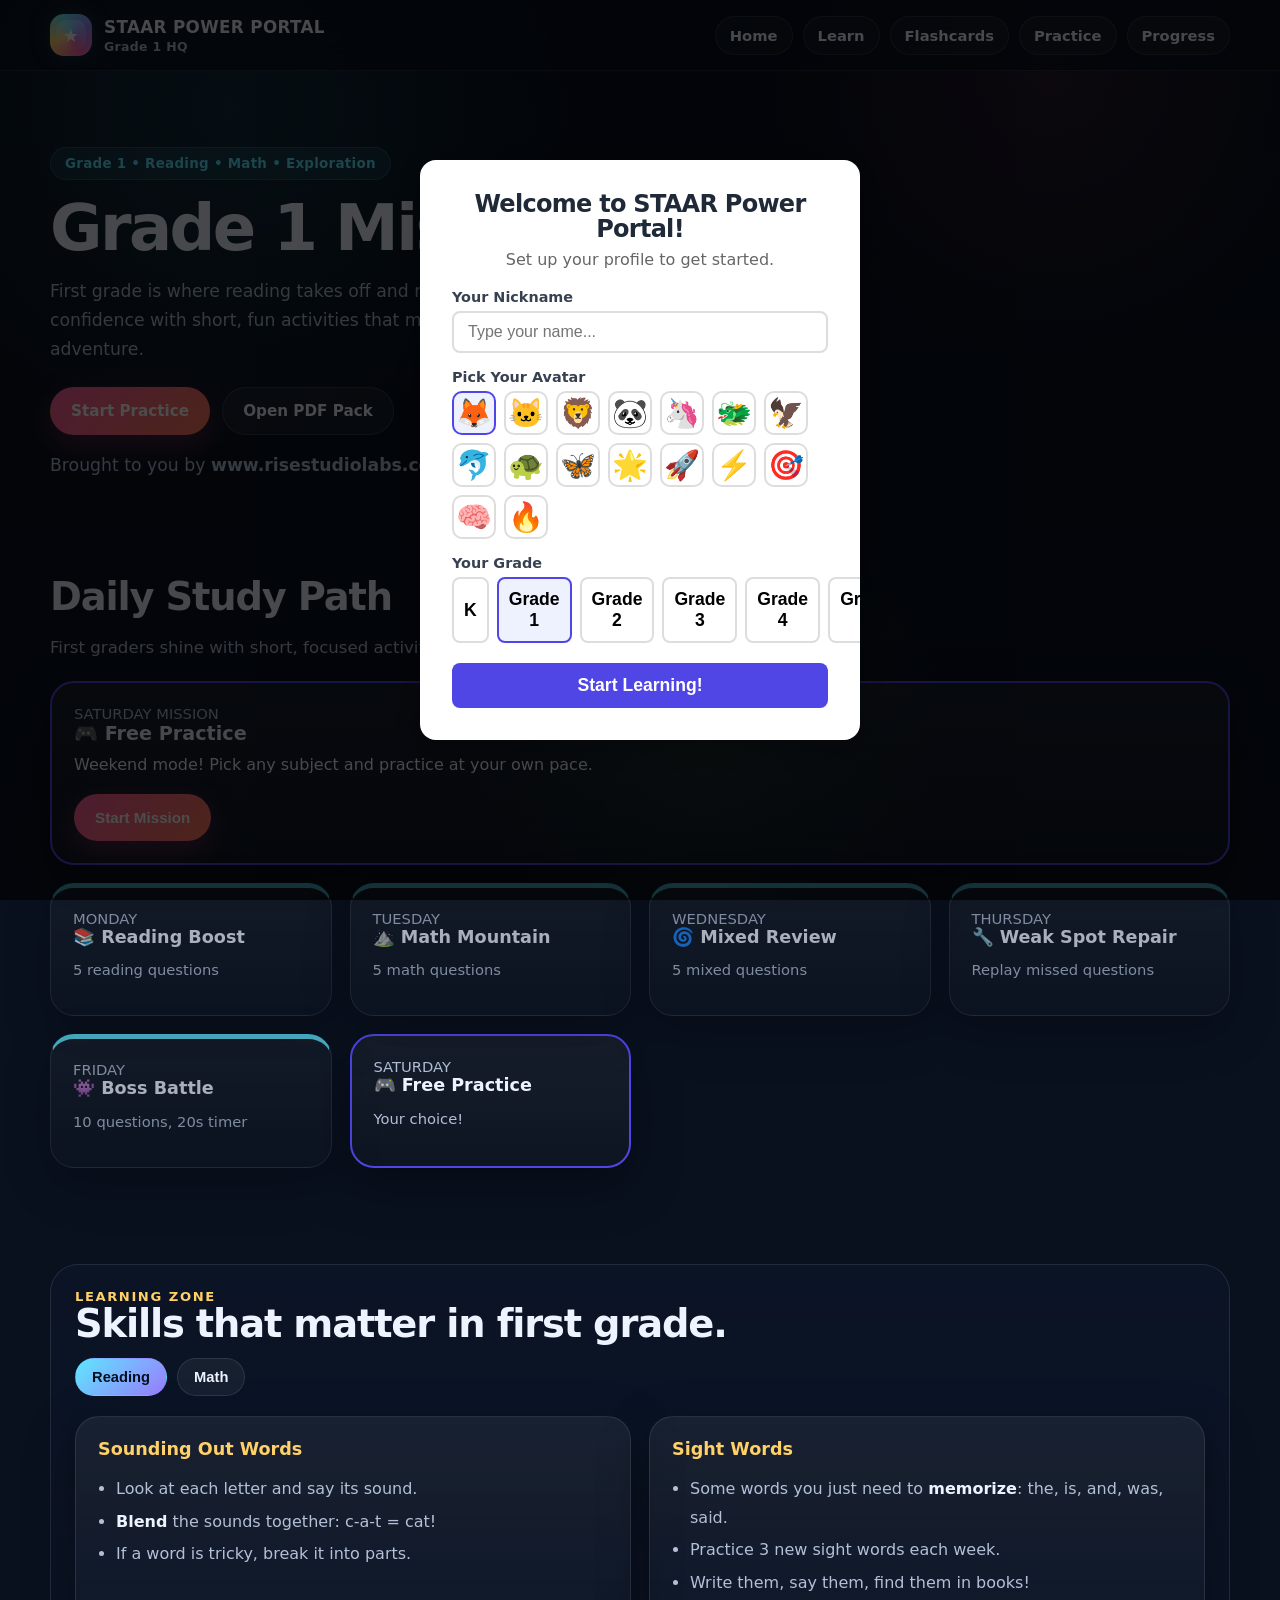
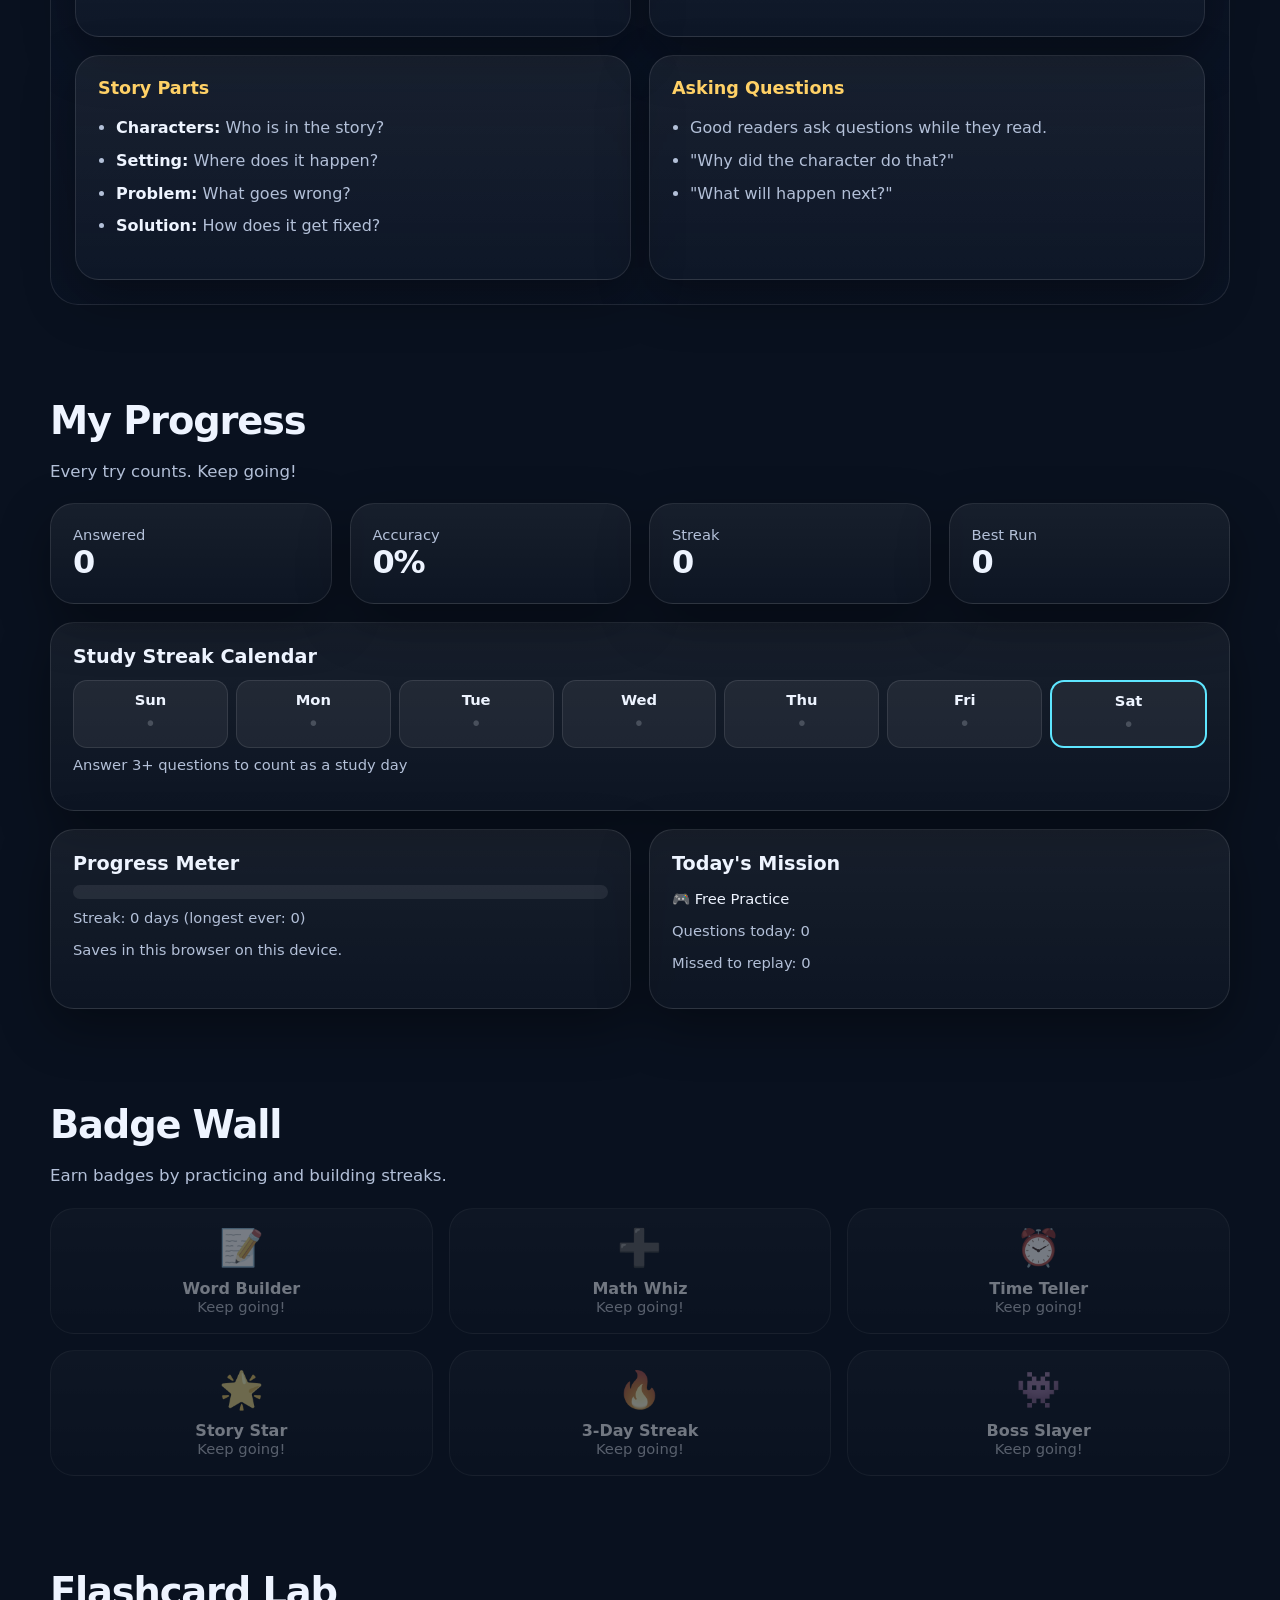
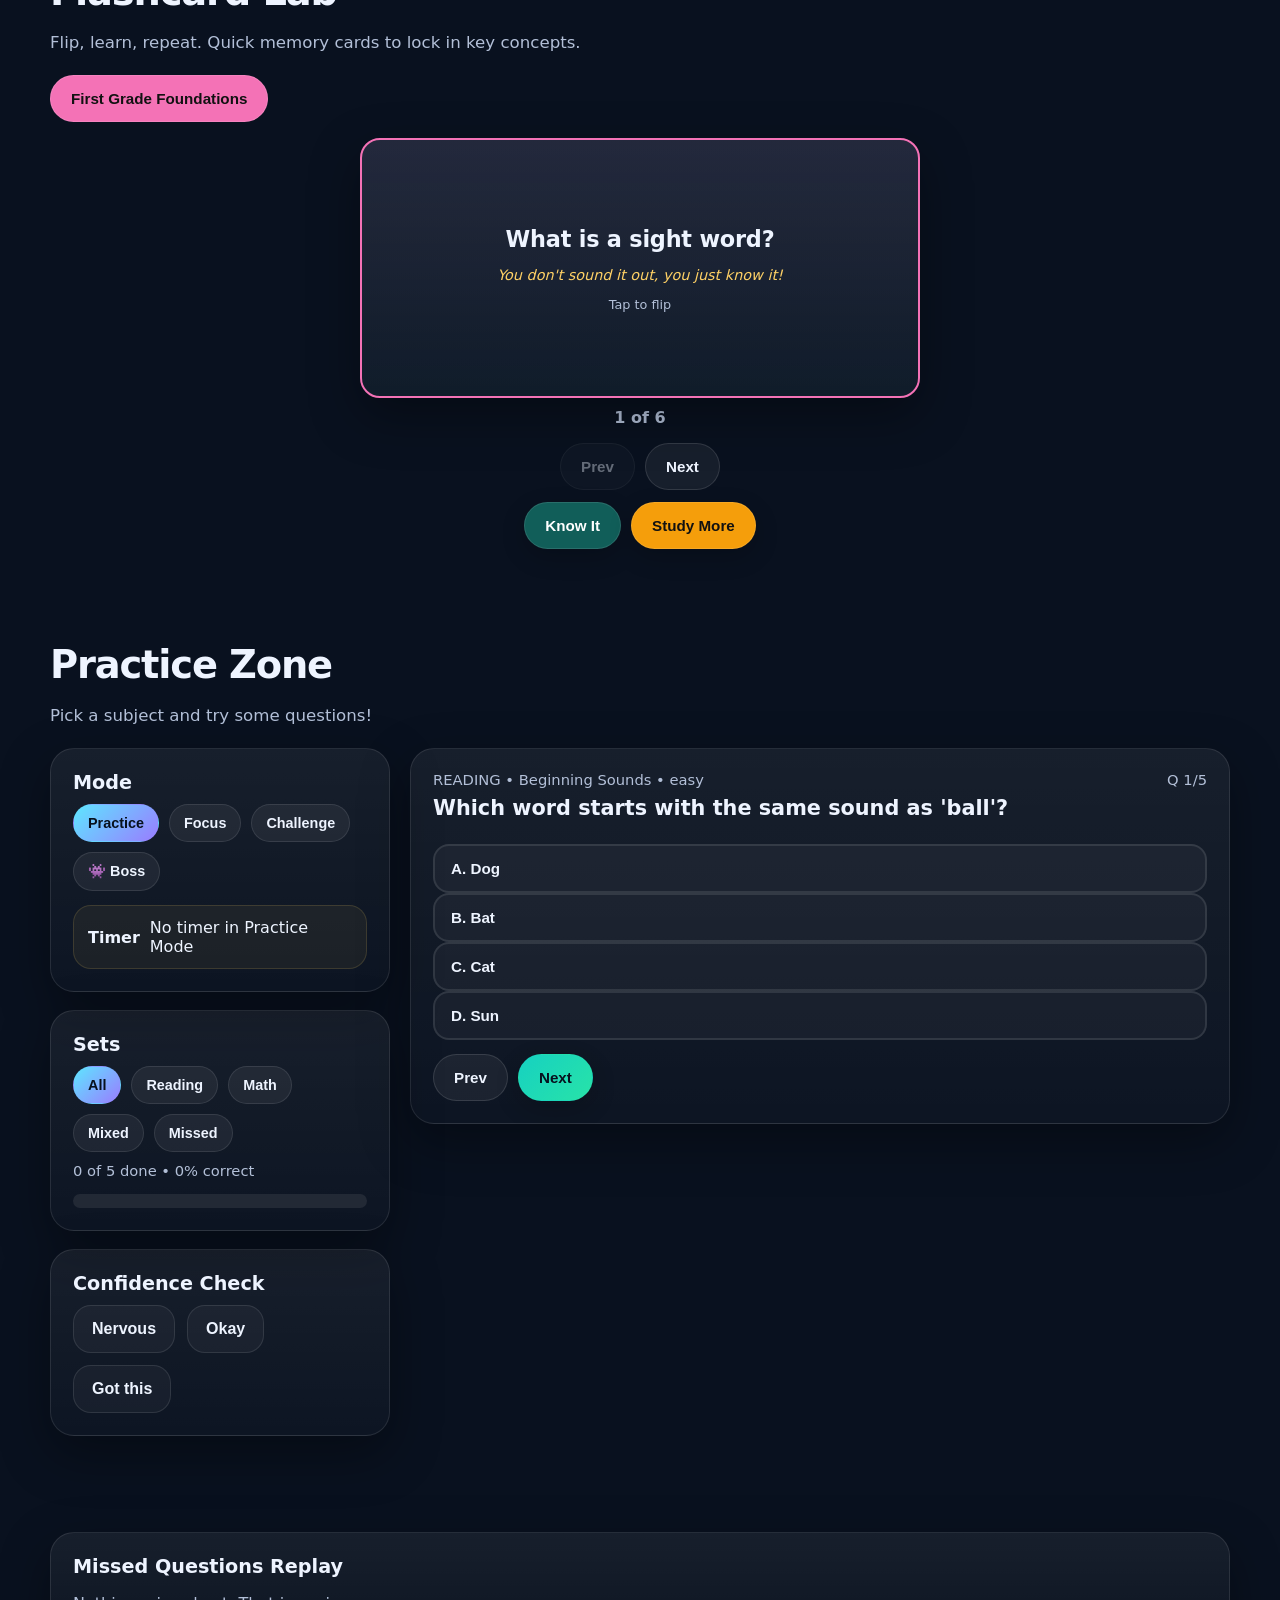
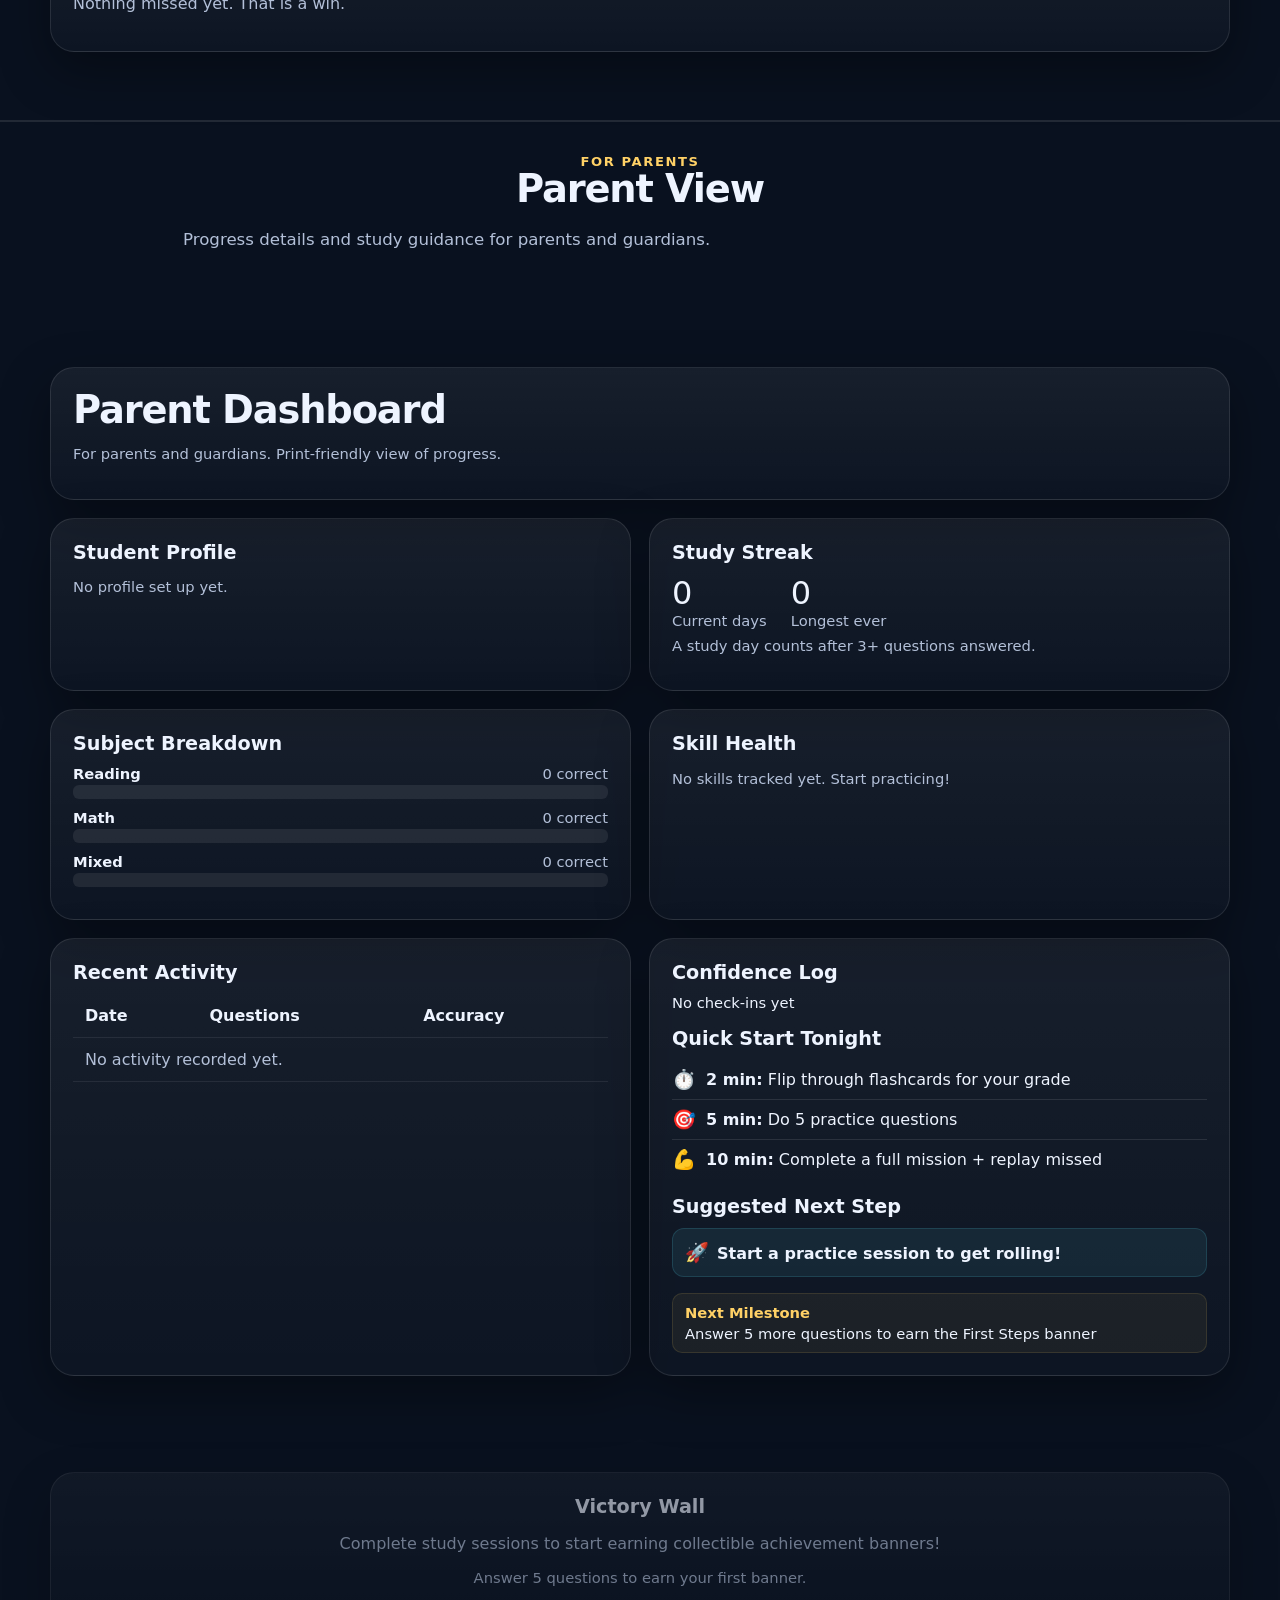
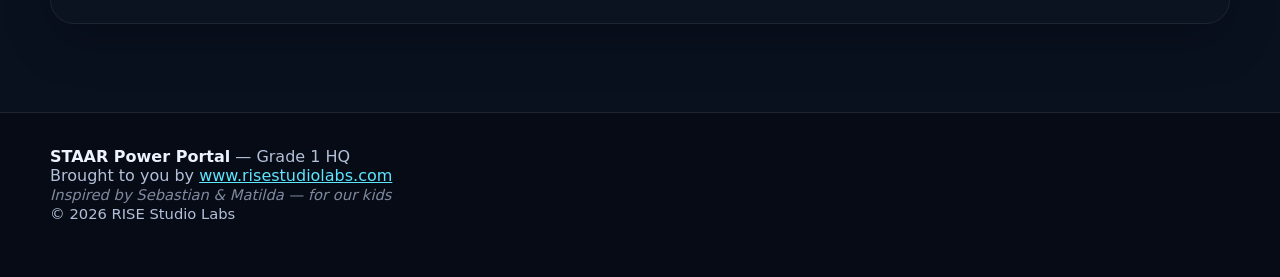
<file: site/grade1.html>
<!DOCTYPE html>
<html lang="en">
<head>
  <meta charset="UTF-8">
  <meta name="viewport" content="width=device-width, initial-scale=1.0">
  <title>Grade 1 HQ — STAAR Power Portal</title>
  <meta name="description" content="Grade 1 learning zone with reading, math, and fun activities to build early school confidence.">
  <link rel="stylesheet" href="css/style.css">
  <link rel="canonical" href="https://staartest.app/grade1">
  <meta property="og:title" content="Grade 1 HQ — STAAR Power Portal">
  <meta property="og:description" content="Grade 1 STAAR practice: reading, math, missions, badges, and progress tracking.">
  <meta property="og:type" content="website">
  <meta property="og:url" content="https://staartest.app/grade1">
  <meta property="og:image" content="https://staartest.app/og-image.png">
  <meta property="og:image:width" content="1200">
  <meta property="og:image:height" content="630">
  <meta name="twitter:card" content="summary_large_image">
  <meta name="twitter:title" content="Grade 1 HQ — STAAR Power Portal">
  <meta name="twitter:description" content="Grade 1 STAAR practice: reading, math, missions, badges, and progress tracking.">
  <meta name="twitter:image" content="https://staartest.app/og-image.png">
  <link rel="manifest" href="/manifest.json">
  <meta name="theme-color" content="#09111f">
  <link rel="icon" href="/favicon.ico" sizes="any">
  <link rel="icon" type="image/svg+xml" href="/favicon.svg">
  <link rel="apple-touch-icon" href="/apple-touch-icon.png">
  <script type="application/ld+json">
  {
    "@context": "https://schema.org",
    "@type": "Course",
    "name": "Grade 1 Pre-STAAR Foundations",
    "description": "Free 1st Grade learning zone with reading and math activities \u2014 building foundations before STAAR begins in Grade 3.",
    "url": "https://staartest.app/grade1",
    "provider": {
      "@type": "EducationalOrganization",
      "name": "STAAR Power Portal",
      "url": "https://staartest.app"
    },
    "educationalLevel": "1st Grade",
    "teaches": "Reading fluency, basic addition and subtraction, place value, counting to 120",
    "courseMode": "online",
    "isAccessibleForFree": true,
    "inLanguage": "en-US",
    "audience": {
      "@type": "EducationalAudience",
      "educationalRole": "student"
    },
    "hasCourseInstance": {
      "@type": "CourseInstance",
      "courseMode": "online",
      "courseWorkload": "PT2H"
    },
    "offers": {
      "@type": "Offer",
      "price": "0",
      "priceCurrency": "USD",
      "category": "Free"
    }
  }
  </script>
  <script type="application/ld+json">
  {
    "@context": "https://schema.org",
    "@type": "BreadcrumbList",
    "itemListElement": [
      {
        "@type": "ListItem",
        "position": 1,
        "name": "Home",
        "item": "https://staartest.app/"
      },
      {
        "@type": "ListItem",
        "position": 2,
        "name": "Grade 1 HQ",
        "item": "https://staartest.app/grade1"
      }
    ]
  }
  </script>
</head>
<body data-grade="1">
  <header class="topbar">
    <div class="container nav">
      <a class="brand" href="index.html">
        <span class="badge-orb"></span>
        <span>STAAR POWER PORTAL<small>Grade 1 HQ</small></span>
      </a>
      <nav class="nav-links">
        <a href="index.html">Home</a>
        <a href="#study">Learn</a>
        <a href="#flashcards">Flashcards</a>
        <a href="#practice">Practice</a>
        <a href="#dashboardSection">Progress</a>
      </nav>
    </div>
  </header>
  
  <main>
<div id="profileBar" class="container" style="margin-top:12px"></div>

  <section class="hero" style="padding-bottom:32px">
    <div class="container">
      <span class="eyebrow">Grade 1 &bull; Reading &bull; Math &bull; Exploration</span>
      <h1>Grade 1 Mission Control</h1>
      <p>
        First grade is where reading takes off and math gets real. This HQ builds confidence with short, fun activities that make learning feel like an adventure.
      </p>
      <div class="cta-row">
        <a class="btn primary" href="#practice">Start Practice</a>
        <a class="btn ghost" href="assets/pdfs/grade1_power_pack.pdf">Open PDF Pack</a>
      </div>
      <p class="small muted" style="margin-top:16px">Brought to you by <strong>www.risestudiolabs.com</strong></p>
    </div>
  </section>

  <section id="missions" class="section">
    <div class="container">
      <h2>Daily Study Path</h2>
      <p class="lead">First graders shine with short, focused activities. One mission at a time!</p>
      <div id="missionArea" class="grid-4" style="margin-top:18px"></div>
    </div>
  </section>

  <section id="study" class="section">
    <div class="container">
      <div class="study-hub">
        <div class="kicker">Learning Zone</div>
        <h2>Skills that matter in first grade.</h2>

        <div class="subject-tabs">
          <button class="subject-tab active" data-tab="reading">Reading</button>
          <button class="subject-tab" data-tab="math">Math</button>
        </div>

        <div class="subject-panel active" data-panel="reading">
          <div class="cheat-grid">
            <div class="cheat">
              <h3>Sounding Out Words</h3>
              <ul class="pretty">
                <li>Look at each letter and say its sound.</li>
                <li><strong>Blend</strong> the sounds together: c-a-t = cat!</li>
                <li>If a word is tricky, break it into parts.</li>
              </ul>
            </div>
            <div class="cheat">
              <h3>Sight Words</h3>
              <ul class="pretty">
                <li>Some words you just need to <strong>memorize</strong>: the, is, and, was, said.</li>
                <li>Practice 3 new sight words each week.</li>
                <li>Write them, say them, find them in books!</li>
              </ul>
            </div>
            <div class="cheat">
              <h3>Story Parts</h3>
              <ul class="pretty">
                <li><strong>Characters:</strong> Who is in the story?</li>
                <li><strong>Setting:</strong> Where does it happen?</li>
                <li><strong>Problem:</strong> What goes wrong?</li>
                <li><strong>Solution:</strong> How does it get fixed?</li>
              </ul>
            </div>
            <div class="cheat">
              <h3>Asking Questions</h3>
              <ul class="pretty">
                <li>Good readers ask questions while they read.</li>
                <li>"Why did the character do that?"</li>
                <li>"What will happen next?"</li>
              </ul>
            </div>
          </div>
        </div>

        <div class="subject-panel" data-panel="math">
          <div class="cheat-grid">
            <div class="cheat">
              <h3>Addition to 20</h3>
              <ul class="pretty">
                <li><strong>Adding</strong> means putting numbers together.</li>
                <li>Use a number line: start at the first number, hop forward.</li>
                <li>Doubles are easy: 5+5=10, 6+6=12!</li>
              </ul>
            </div>
            <div class="cheat">
              <h3>Subtraction to 20</h3>
              <ul class="pretty">
                <li><strong>Subtracting</strong> means taking away.</li>
                <li>Start at the bigger number and count back.</li>
                <li>Think: "What plus __ equals __?" to check your work.</li>
              </ul>
            </div>
            <div class="cheat">
              <h3>Place Value</h3>
              <ul class="pretty">
                <li>Numbers have <strong>tens</strong> and <strong>ones</strong>.</li>
                <li>The number 14 = 1 ten and 4 ones.</li>
                <li>Use base-ten blocks or drawings to see it!</li>
              </ul>
            </div>
            <div class="cheat">
              <h3>Telling Time</h3>
              <ul class="pretty">
                <li>The <strong>short hand</strong> shows the hour.</li>
                <li>The <strong>long hand</strong> shows the minutes.</li>
                <li>When the long hand points to 12, it's exactly on the hour.</li>
              </ul>
            </div>
          </div>
        </div>
      </div>
    </div>
  </section>

  <section id="dashboardSection" class="section">
    <div class="container">
      <h2>My Progress</h2>
      <p class="lead">Every try counts. Keep going!</p>
      <div id="dashboard"></div>
    </div>
  </section>

  <section class="section">
    <div class="container">
      <h2>Badge Wall</h2>
      <p class="lead">Earn badges by practicing and building streaks.</p>
      <div id="badgeGrid" class="badge-grid" style="margin-top:18px"></div>
    </div>
  </section>

  <!-- FLASHCARD LAB -->
  <section id="flashcards" class="section">
    <div class="container">
      <h2>Flashcard Lab</h2>
      <p class="lead">Flip, learn, repeat. Quick memory cards to lock in key concepts.</p>
      <div id="flashcardLab" style="margin-top:18px"></div>
    </div>
  </section>

  <section id="practice" class="section">
    <div class="container">
      <h2>Practice Zone</h2>
      <p class="lead">Pick a subject and try some questions!</p>
      <div id="practiceApp" style="margin-top:18px"></div>
    </div>
  </section>

  <section class="section"><div class="container" id="missedList"></div></section>
  <!-- PARENT SECTION (below kid flow) -->
  <section class="section" style="border-top:2px solid var(--line);margin-top:20px;padding-top:32px">
    <div class="container center">
      <div class="kicker">For Parents</div>
      <h2>Parent View</h2>
      <p class="lead">Progress details and study guidance for parents and guardians.</p>
    </div>
  </section>
  <section class="section"><div class="container" id="parentDashboard"></div></section>
  <section class="section"><div class="container" id="certificateArea"></div></section>
  </main>

  <footer class="footer">
    <div class="container">
      <strong>STAAR Power Portal</strong> — Grade 1 HQ<br>
      Brought to you by <a href="https://www.risestudiolabs.com">www.risestudiolabs.com</a><br>
      <span class="small" style="opacity:.7;font-style:italic">Inspired by Sebastian &amp; Matilda — for our kids</span><br>
      <span class="small">&copy; <span data-year></span> RISE Studio Labs</span>
    </div>
  </footer>
  <script src="js/app.js"></script>
</body>
</html>
</file>
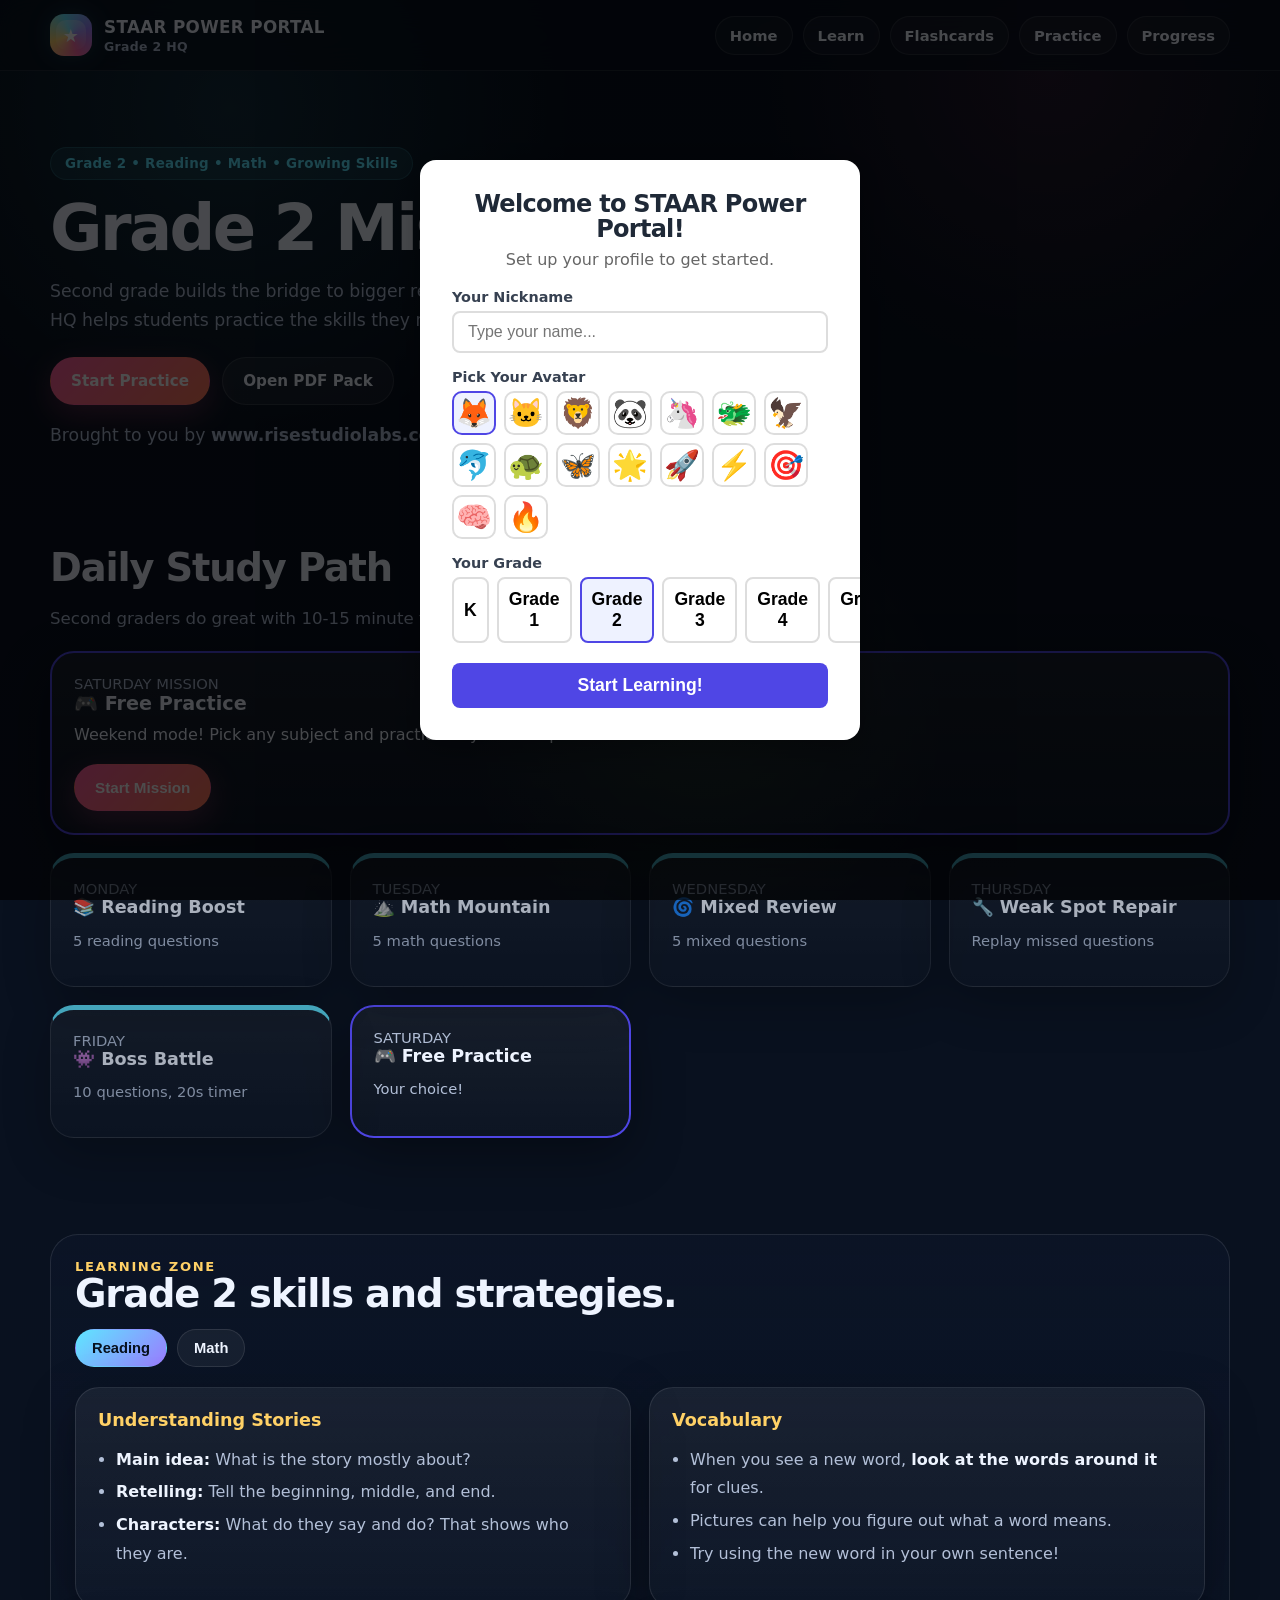
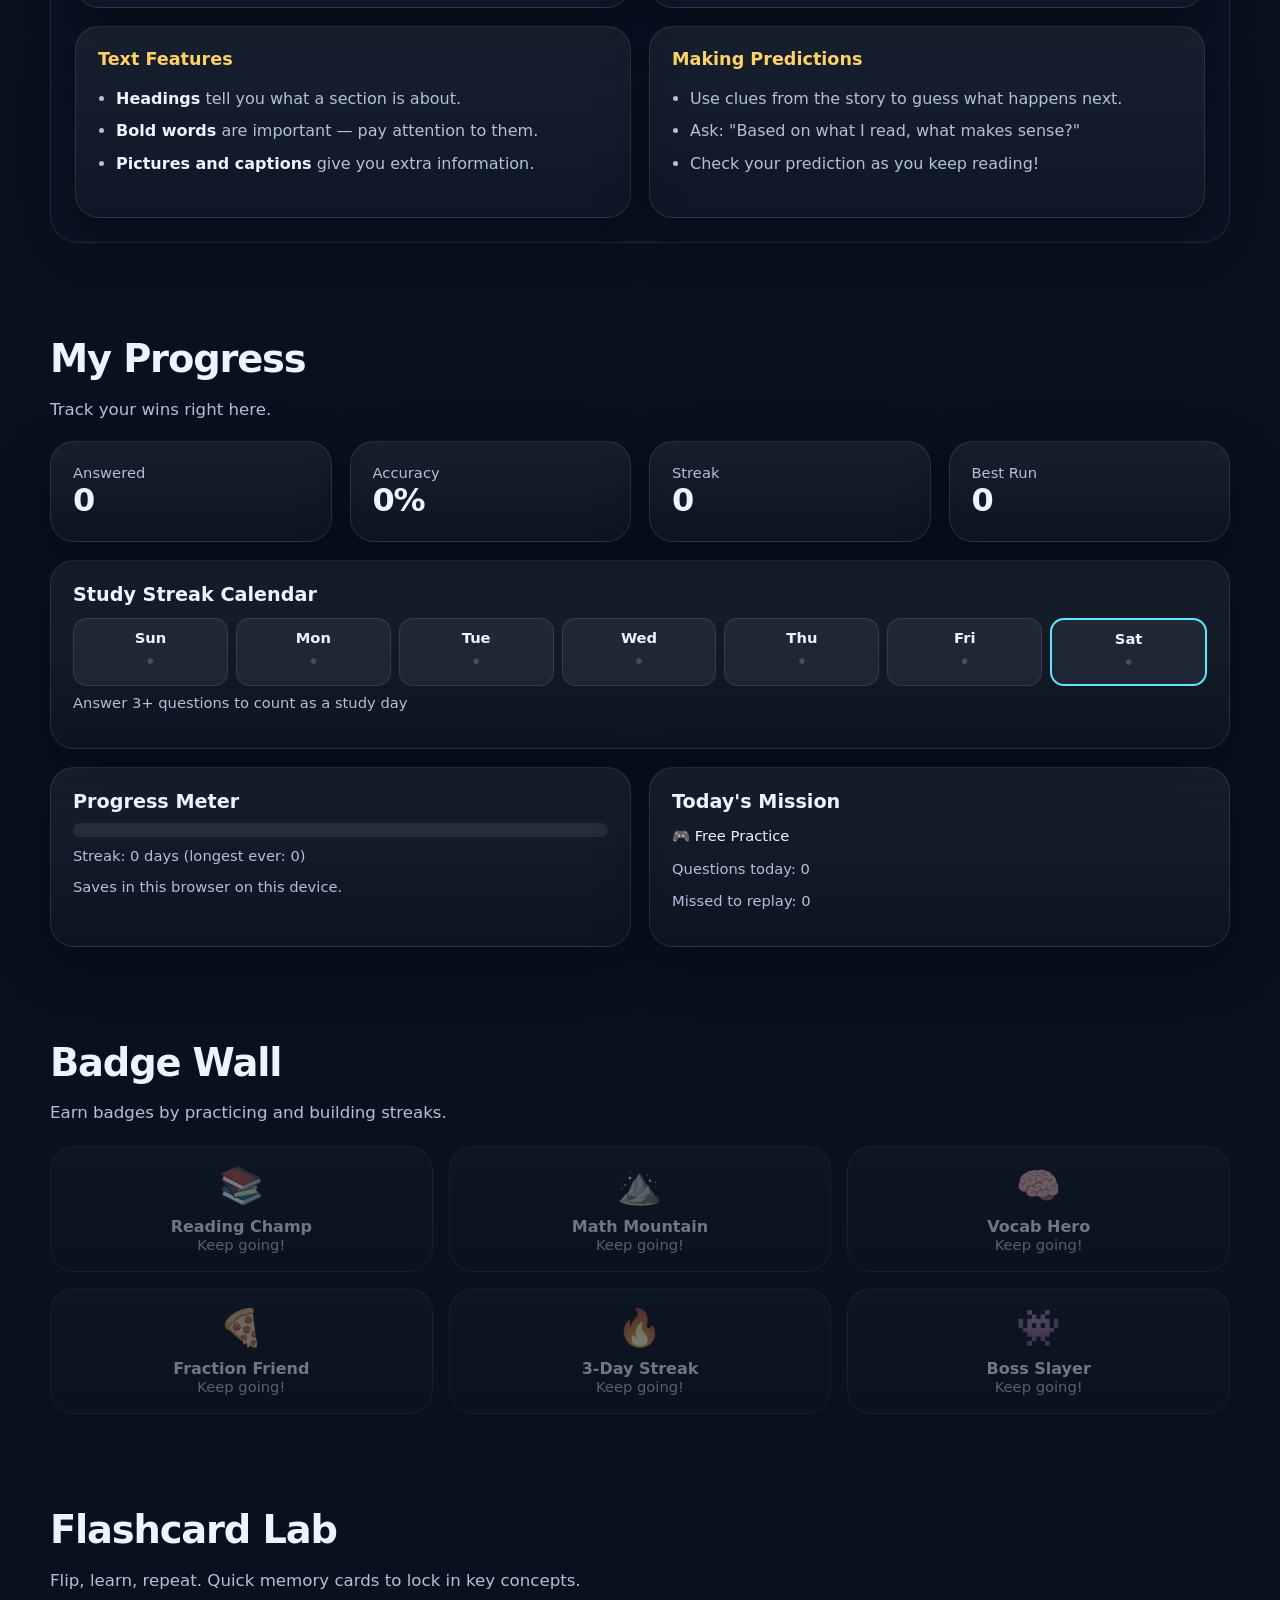
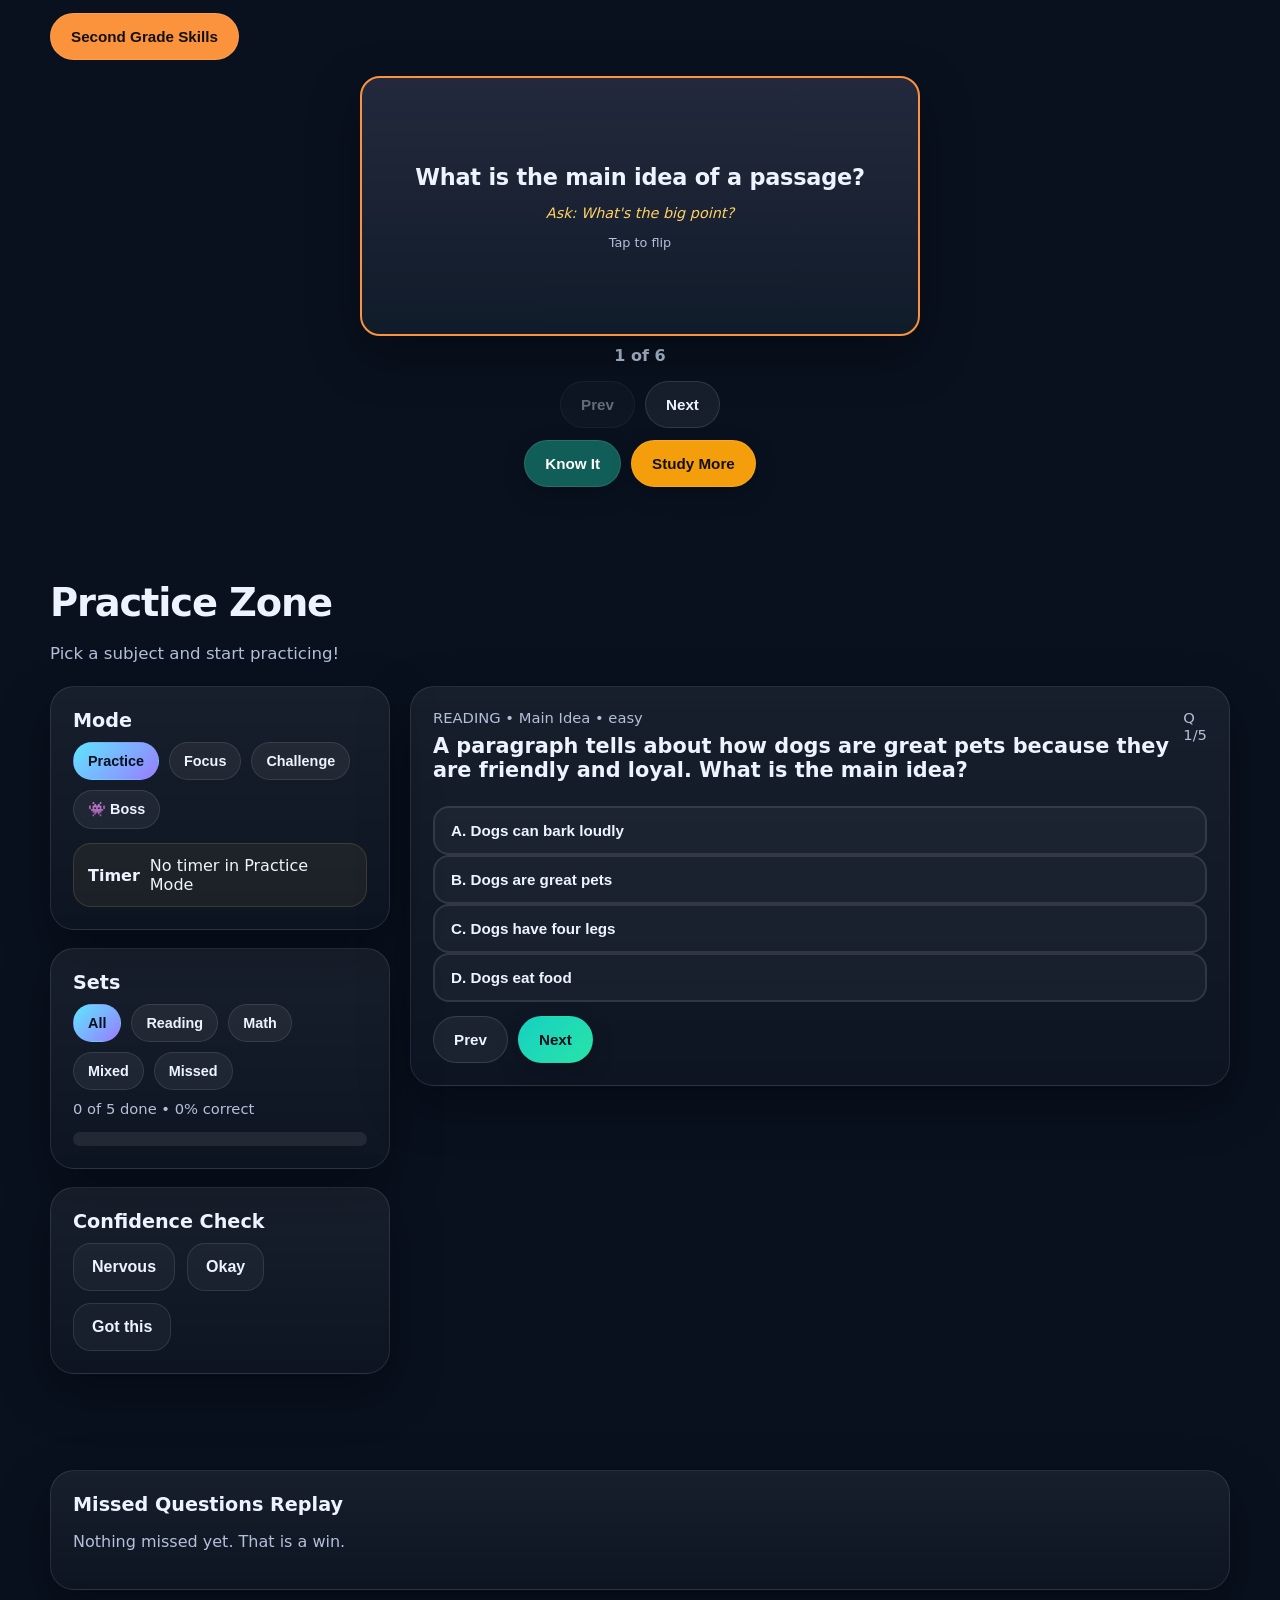
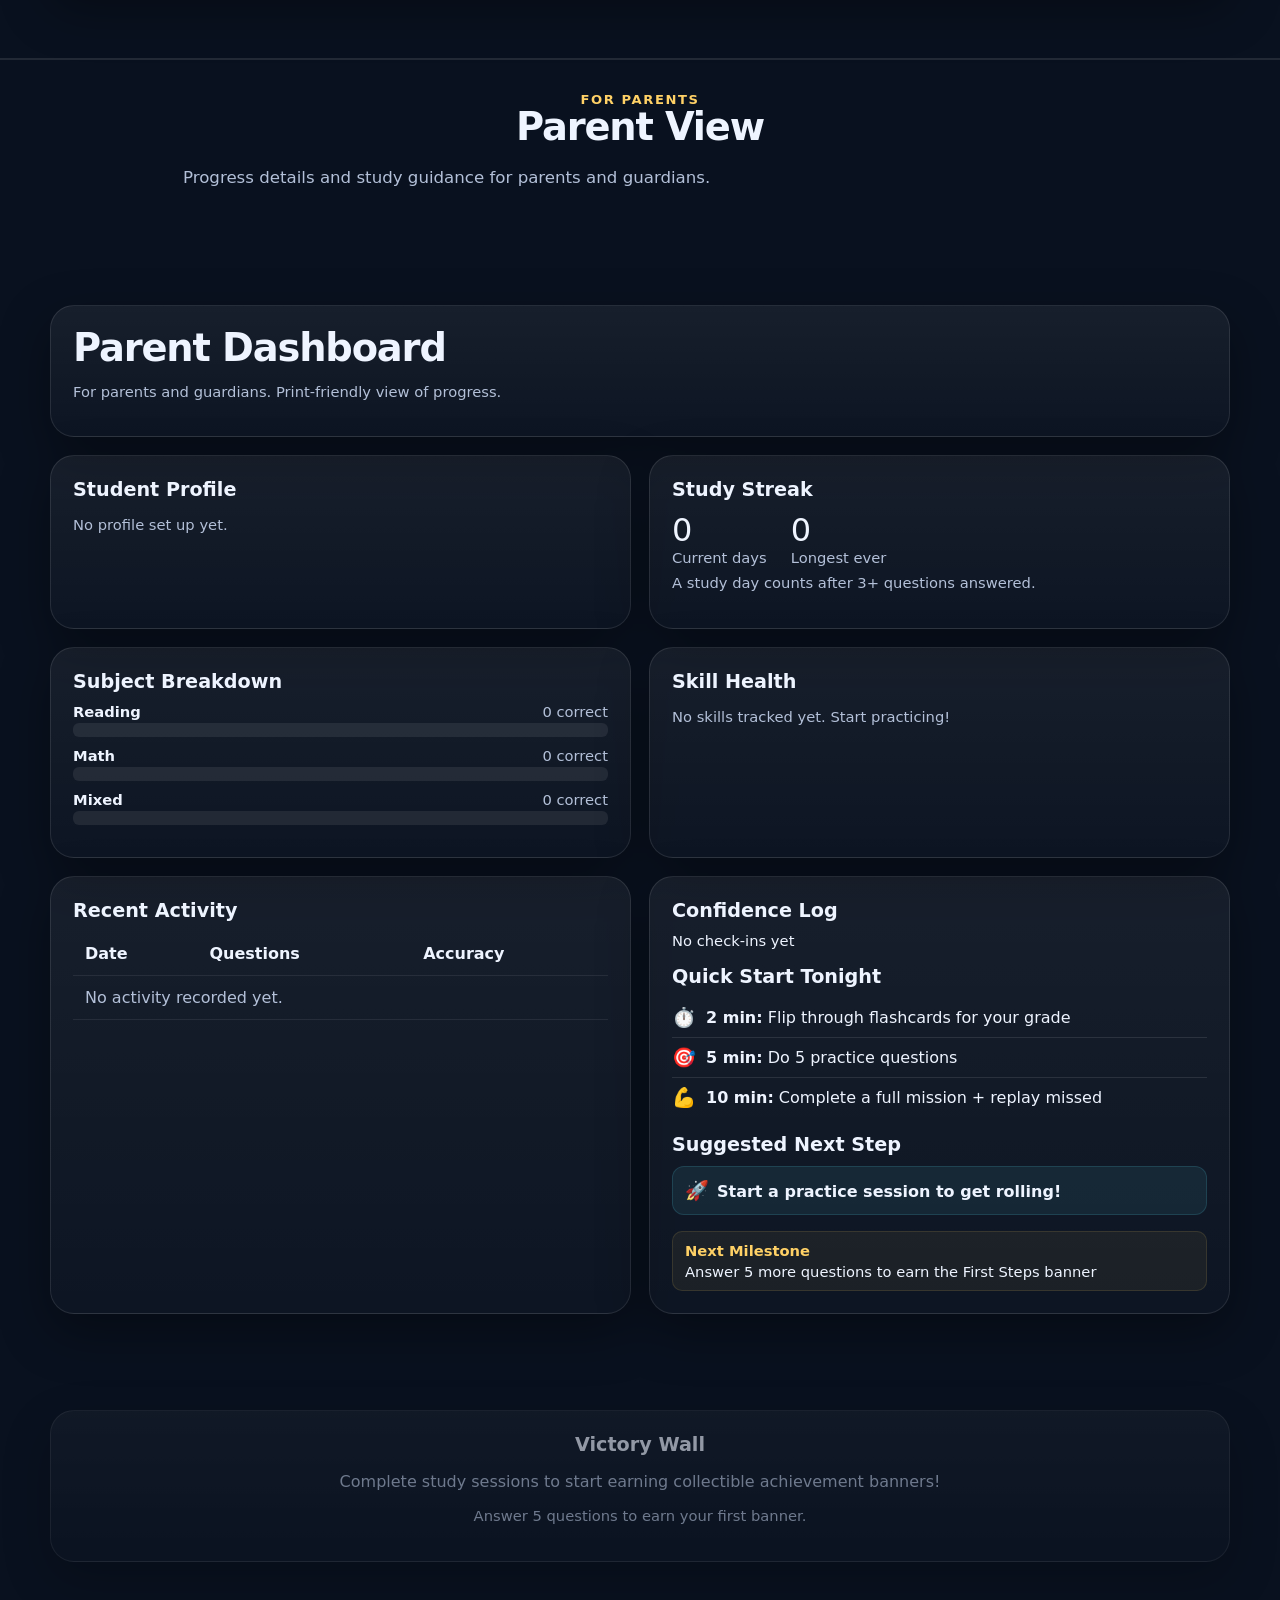
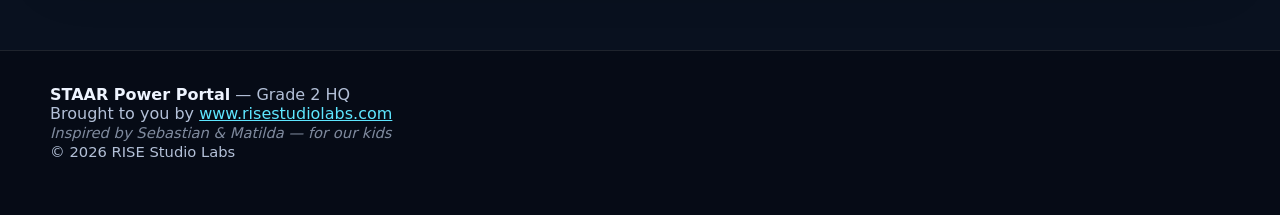
<file: site/grade2.html>
<!DOCTYPE html>
<html lang="en">
<head>
  <meta charset="UTF-8">
  <meta name="viewport" content="width=device-width, initial-scale=1.0">
  <title>Grade 2 HQ — STAAR Power Portal</title>
  <meta name="description" content="Grade 2 learning zone with reading comprehension, math operations, and study activities.">
  <link rel="stylesheet" href="css/style.css">
  <link rel="canonical" href="https://staartest.app/grade2">
  <meta property="og:title" content="Grade 2 HQ — STAAR Power Portal">
  <meta property="og:description" content="Grade 2 STAAR practice: reading, math, missions, badges, and progress tracking.">
  <meta property="og:type" content="website">
  <meta property="og:url" content="https://staartest.app/grade2">
  <meta property="og:image" content="https://staartest.app/og-image.png">
  <meta property="og:image:width" content="1200">
  <meta property="og:image:height" content="630">
  <meta name="twitter:card" content="summary_large_image">
  <meta name="twitter:title" content="Grade 2 HQ — STAAR Power Portal">
  <meta name="twitter:description" content="Grade 2 STAAR practice: reading, math, missions, badges, and progress tracking.">
  <meta name="twitter:image" content="https://staartest.app/og-image.png">
  <link rel="manifest" href="/manifest.json">
  <meta name="theme-color" content="#09111f">
  <link rel="icon" href="/favicon.ico" sizes="any">
  <link rel="icon" type="image/svg+xml" href="/favicon.svg">
  <link rel="apple-touch-icon" href="/apple-touch-icon.png">
  <script type="application/ld+json">
  {
    "@context": "https://schema.org",
    "@type": "Course",
    "name": "Grade 2 Pre-STAAR Foundations",
    "description": "Free 2nd Grade learning zone with reading and math activities \u2014 preparing students for STAAR test format starting in Grade 3.",
    "url": "https://staartest.app/grade2",
    "provider": {
      "@type": "EducationalOrganization",
      "name": "STAAR Power Portal",
      "url": "https://staartest.app"
    },
    "educationalLevel": "2nd Grade",
    "teaches": "Reading comprehension strategies, multi-digit addition and subtraction, place value to 1000, telling time",
    "courseMode": "online",
    "isAccessibleForFree": true,
    "inLanguage": "en-US",
    "audience": {
      "@type": "EducationalAudience",
      "educationalRole": "student"
    },
    "hasCourseInstance": {
      "@type": "CourseInstance",
      "courseMode": "online",
      "courseWorkload": "PT2H"
    },
    "offers": {
      "@type": "Offer",
      "price": "0",
      "priceCurrency": "USD",
      "category": "Free"
    }
  }
  </script>
  <script type="application/ld+json">
  {
    "@context": "https://schema.org",
    "@type": "BreadcrumbList",
    "itemListElement": [
      {
        "@type": "ListItem",
        "position": 1,
        "name": "Home",
        "item": "https://staartest.app/"
      },
      {
        "@type": "ListItem",
        "position": 2,
        "name": "Grade 2 HQ",
        "item": "https://staartest.app/grade2"
      }
    ]
  }
  </script>
</head>
<body data-grade="2">
  <header class="topbar">
    <div class="container nav">
      <a class="brand" href="index.html">
        <span class="badge-orb"></span>
        <span>STAAR POWER PORTAL<small>Grade 2 HQ</small></span>
      </a>
      <nav class="nav-links">
        <a href="index.html">Home</a>
        <a href="#study">Learn</a>
        <a href="#flashcards">Flashcards</a>
        <a href="#practice">Practice</a>
        <a href="#dashboardSection">Progress</a>
      </nav>
    </div>
  </header>
  
  <main>
<div id="profileBar" class="container" style="margin-top:12px"></div>

  <section class="hero" style="padding-bottom:32px">
    <div class="container">
      <span class="eyebrow">Grade 2 &bull; Reading &bull; Math &bull; Growing Skills</span>
      <h1>Grade 2 Mission Control</h1>
      <p>
        Second grade builds the bridge to bigger reading and stronger math. This HQ helps students practice the skills they need with confidence and fun.
      </p>
      <div class="cta-row">
        <a class="btn primary" href="#practice">Start Practice</a>
        <a class="btn ghost" href="assets/pdfs/grade2_power_pack.pdf">Open PDF Pack</a>
      </div>
      <p class="small muted" style="margin-top:16px">Brought to you by <strong>www.risestudiolabs.com</strong></p>
    </div>
  </section>

  <section id="missions" class="section">
    <div class="container">
      <h2>Daily Study Path</h2>
      <p class="lead">Second graders do great with 10-15 minute focused practice sessions.</p>
      <div id="missionArea" class="grid-4" style="margin-top:18px"></div>
    </div>
  </section>

  <section id="study" class="section">
    <div class="container">
      <div class="study-hub">
        <div class="kicker">Learning Zone</div>
        <h2>Grade 2 skills and strategies.</h2>

        <div class="subject-tabs">
          <button class="subject-tab active" data-tab="reading">Reading</button>
          <button class="subject-tab" data-tab="math">Math</button>
        </div>

        <div class="subject-panel active" data-panel="reading">
          <div class="cheat-grid">
            <div class="cheat">
              <h3>Understanding Stories</h3>
              <ul class="pretty">
                <li><strong>Main idea:</strong> What is the story mostly about?</li>
                <li><strong>Retelling:</strong> Tell the beginning, middle, and end.</li>
                <li><strong>Characters:</strong> What do they say and do? That shows who they are.</li>
              </ul>
            </div>
            <div class="cheat">
              <h3>Vocabulary</h3>
              <ul class="pretty">
                <li>When you see a new word, <strong>look at the words around it</strong> for clues.</li>
                <li>Pictures can help you figure out what a word means.</li>
                <li>Try using the new word in your own sentence!</li>
              </ul>
            </div>
            <div class="cheat">
              <h3>Text Features</h3>
              <ul class="pretty">
                <li><strong>Headings</strong> tell you what a section is about.</li>
                <li><strong>Bold words</strong> are important — pay attention to them.</li>
                <li><strong>Pictures and captions</strong> give you extra information.</li>
              </ul>
            </div>
            <div class="cheat">
              <h3>Making Predictions</h3>
              <ul class="pretty">
                <li>Use clues from the story to guess what happens next.</li>
                <li>Ask: "Based on what I read, what makes sense?"</li>
                <li>Check your prediction as you keep reading!</li>
              </ul>
            </div>
          </div>
        </div>

        <div class="subject-panel" data-panel="math">
          <div class="cheat-grid">
            <div class="cheat">
              <h3>Addition &amp; Subtraction</h3>
              <ul class="pretty">
                <li>Add and subtract within 100.</li>
                <li><strong>Regroup</strong> when ones go over 9 (carry to tens).</li>
                <li>Use mental math: break numbers into tens and ones.</li>
              </ul>
            </div>
            <div class="cheat">
              <h3>Skip Counting</h3>
              <ul class="pretty">
                <li>Count by <strong>2s:</strong> 2, 4, 6, 8, 10...</li>
                <li>Count by <strong>5s:</strong> 5, 10, 15, 20, 25...</li>
                <li>Count by <strong>10s:</strong> 10, 20, 30, 40, 50...</li>
                <li>Skip counting helps with multiplication later!</li>
              </ul>
            </div>
            <div class="cheat">
              <h3>Measuring</h3>
              <ul class="pretty">
                <li>Use a ruler to measure length in <strong>inches</strong> or <strong>centimeters</strong>.</li>
                <li>Start at zero, not the edge of the ruler!</li>
                <li>Estimate first, then measure to check.</li>
              </ul>
            </div>
            <div class="cheat">
              <h3>Fractions</h3>
              <ul class="pretty">
                <li>A <strong>half</strong> means 2 equal parts.</li>
                <li>A <strong>fourth</strong> means 4 equal parts.</li>
                <li>The parts must be <strong>equal</strong> — same size!</li>
              </ul>
            </div>
          </div>
        </div>
      </div>
    </div>
  </section>

  <section id="dashboardSection" class="section">
    <div class="container">
      <h2>My Progress</h2>
      <p class="lead">Track your wins right here.</p>
      <div id="dashboard"></div>
    </div>
  </section>

  <section class="section">
    <div class="container">
      <h2>Badge Wall</h2>
      <p class="lead">Earn badges by practicing and building streaks.</p>
      <div id="badgeGrid" class="badge-grid" style="margin-top:18px"></div>
    </div>
  </section>

  <!-- FLASHCARD LAB -->
  <section id="flashcards" class="section">
    <div class="container">
      <h2>Flashcard Lab</h2>
      <p class="lead">Flip, learn, repeat. Quick memory cards to lock in key concepts.</p>
      <div id="flashcardLab" style="margin-top:18px"></div>
    </div>
  </section>

  <section id="practice" class="section">
    <div class="container">
      <h2>Practice Zone</h2>
      <p class="lead">Pick a subject and start practicing!</p>
      <div id="practiceApp" style="margin-top:18px"></div>
    </div>
  </section>

  <section class="section"><div class="container" id="missedList"></div></section>
  <!-- PARENT SECTION (below kid flow) -->
  <section class="section" style="border-top:2px solid var(--line);margin-top:20px;padding-top:32px">
    <div class="container center">
      <div class="kicker">For Parents</div>
      <h2>Parent View</h2>
      <p class="lead">Progress details and study guidance for parents and guardians.</p>
    </div>
  </section>
  <section class="section"><div class="container" id="parentDashboard"></div></section>
  <section class="section"><div class="container" id="certificateArea"></div></section>
  </main>

  <footer class="footer">
    <div class="container">
      <strong>STAAR Power Portal</strong> — Grade 2 HQ<br>
      Brought to you by <a href="https://www.risestudiolabs.com">www.risestudiolabs.com</a><br>
      <span class="small" style="opacity:.7;font-style:italic">Inspired by Sebastian &amp; Matilda — for our kids</span><br>
      <span class="small">&copy; <span data-year></span> RISE Studio Labs</span>
    </div>
  </footer>
  <script src="js/app.js"></script>
</body>
</html>
</file>
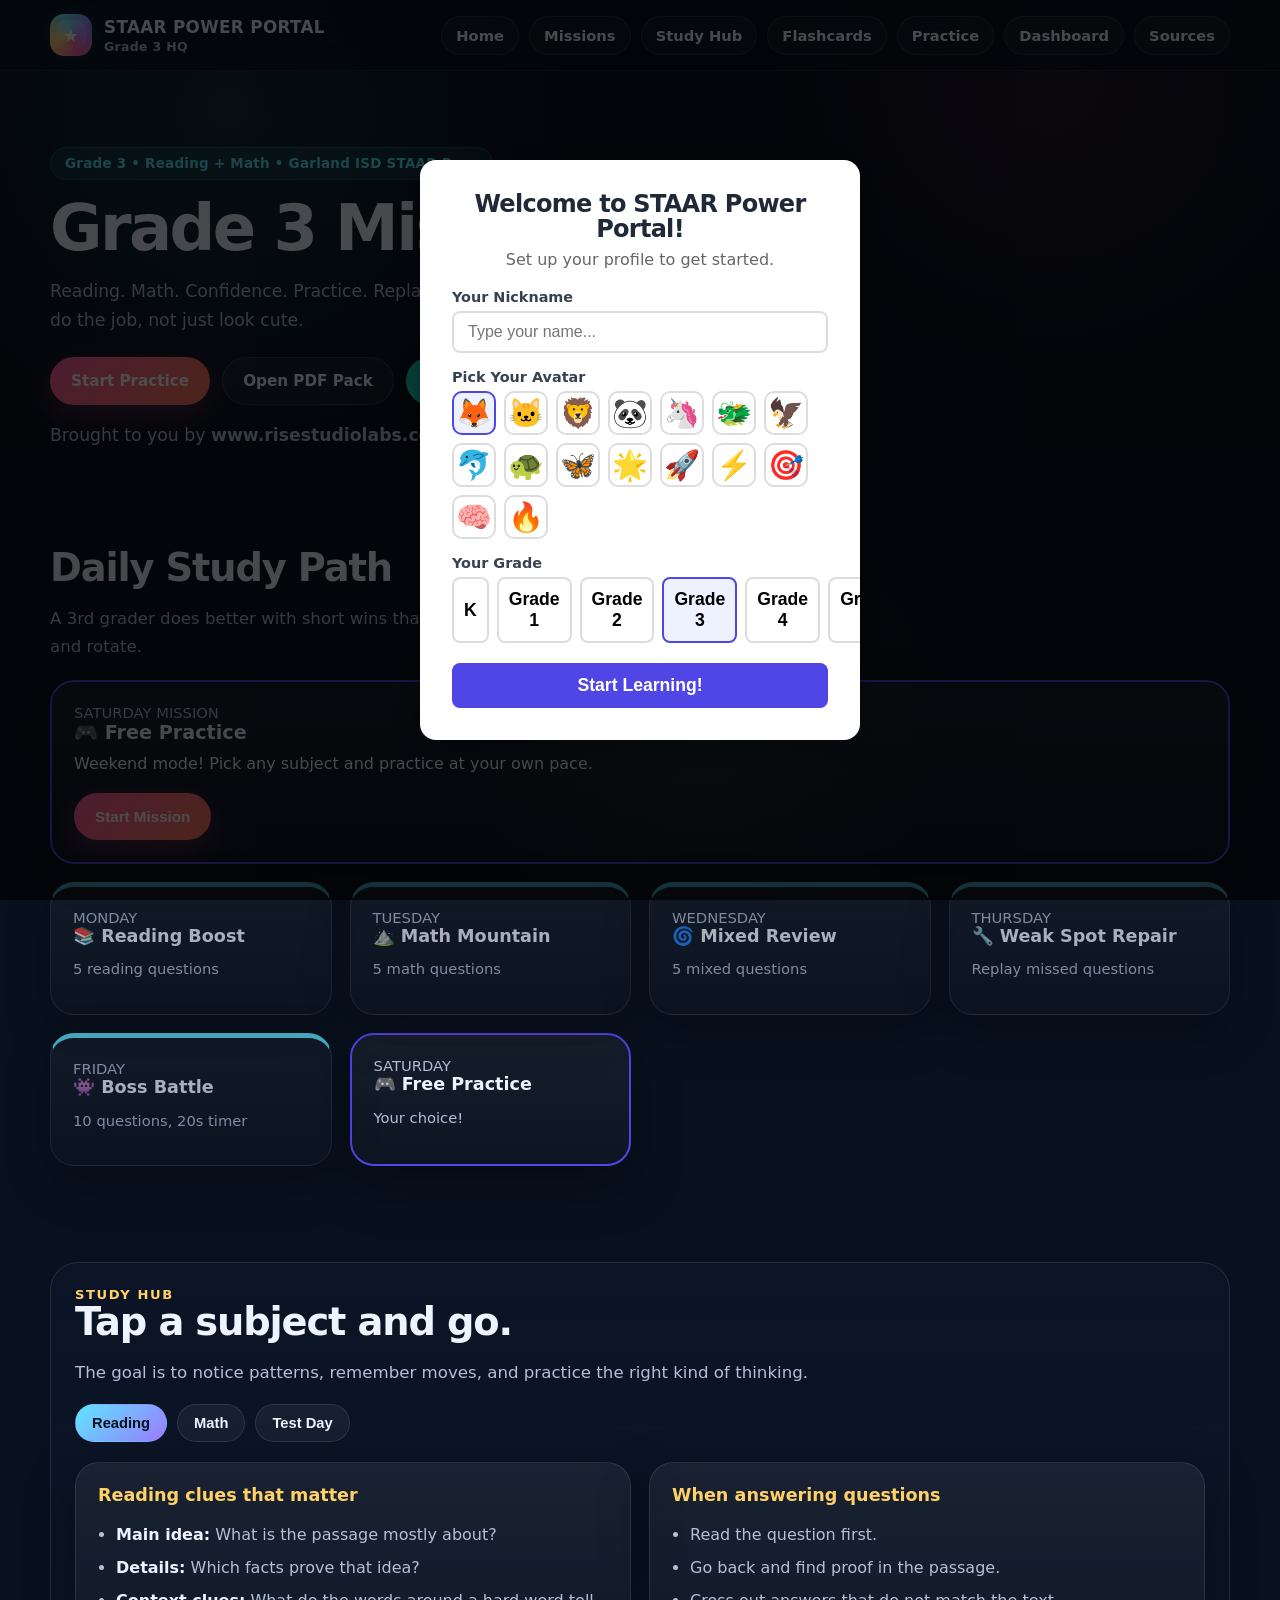
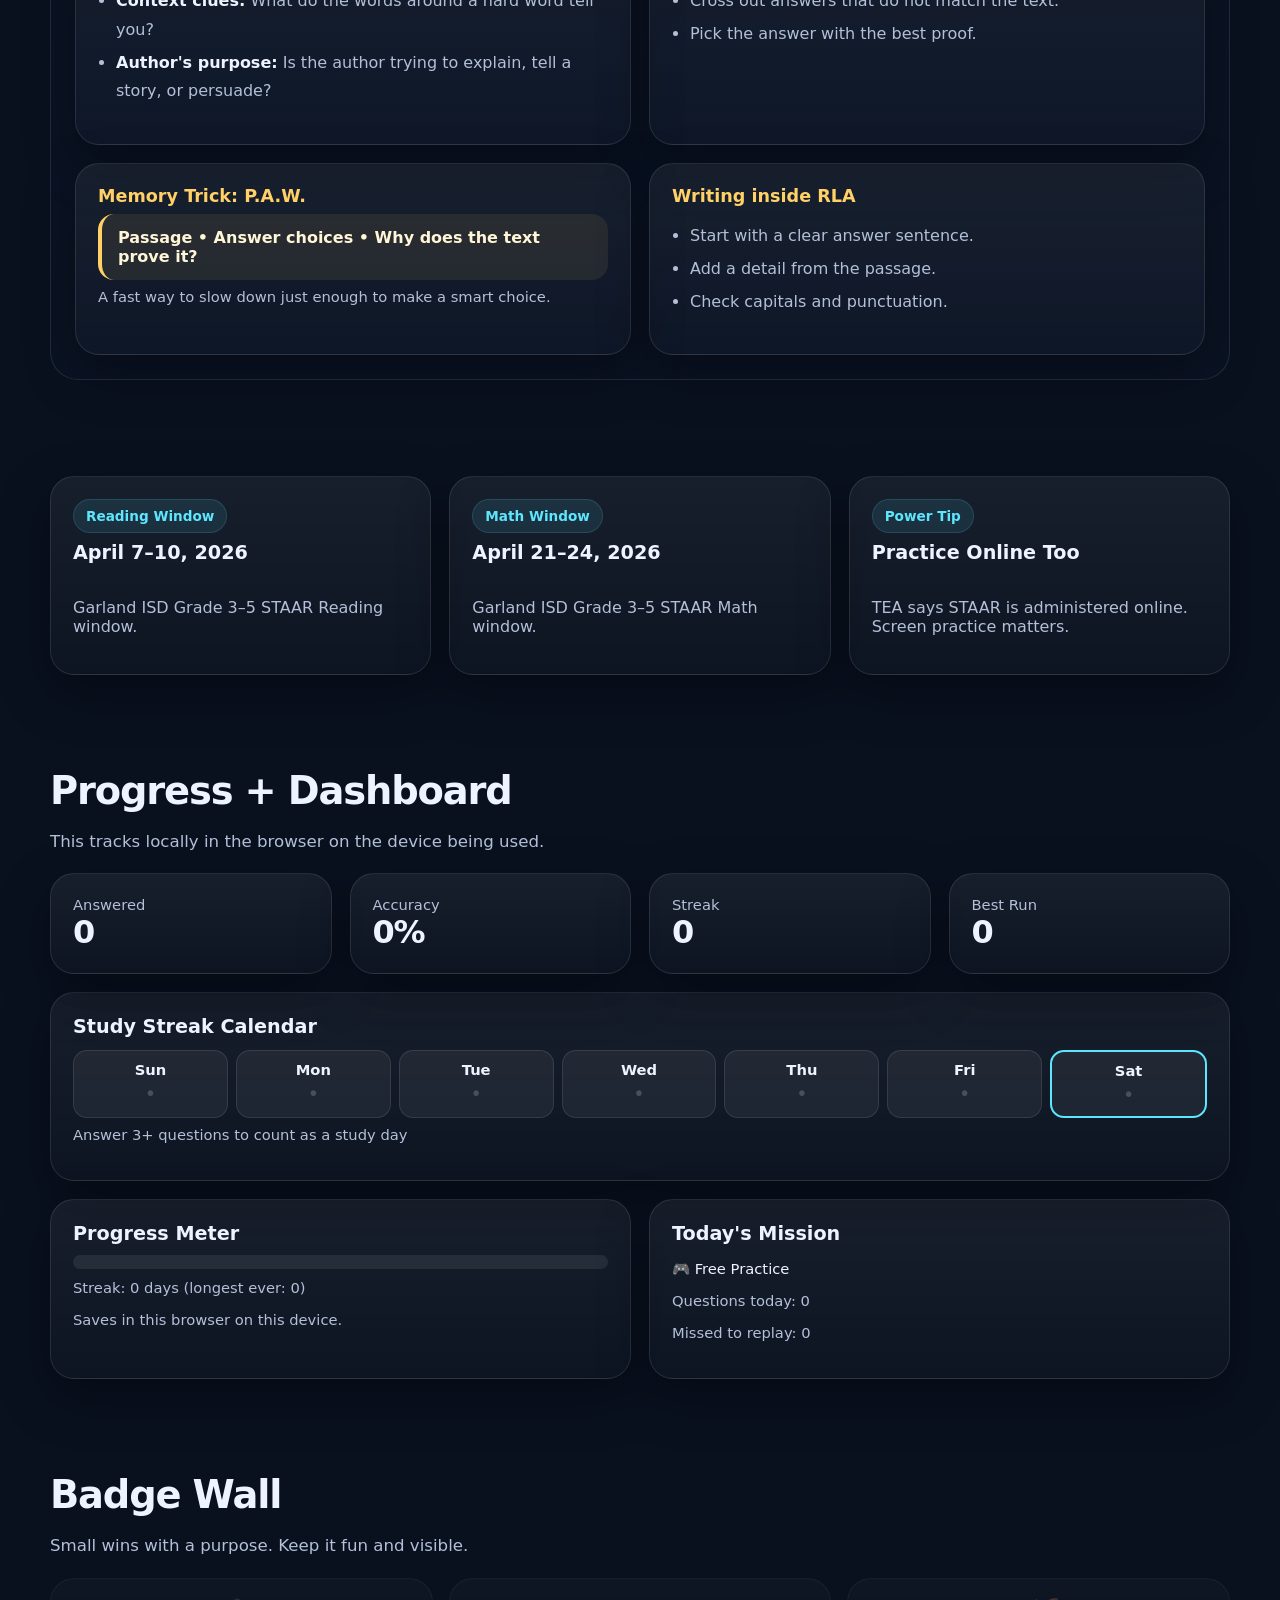
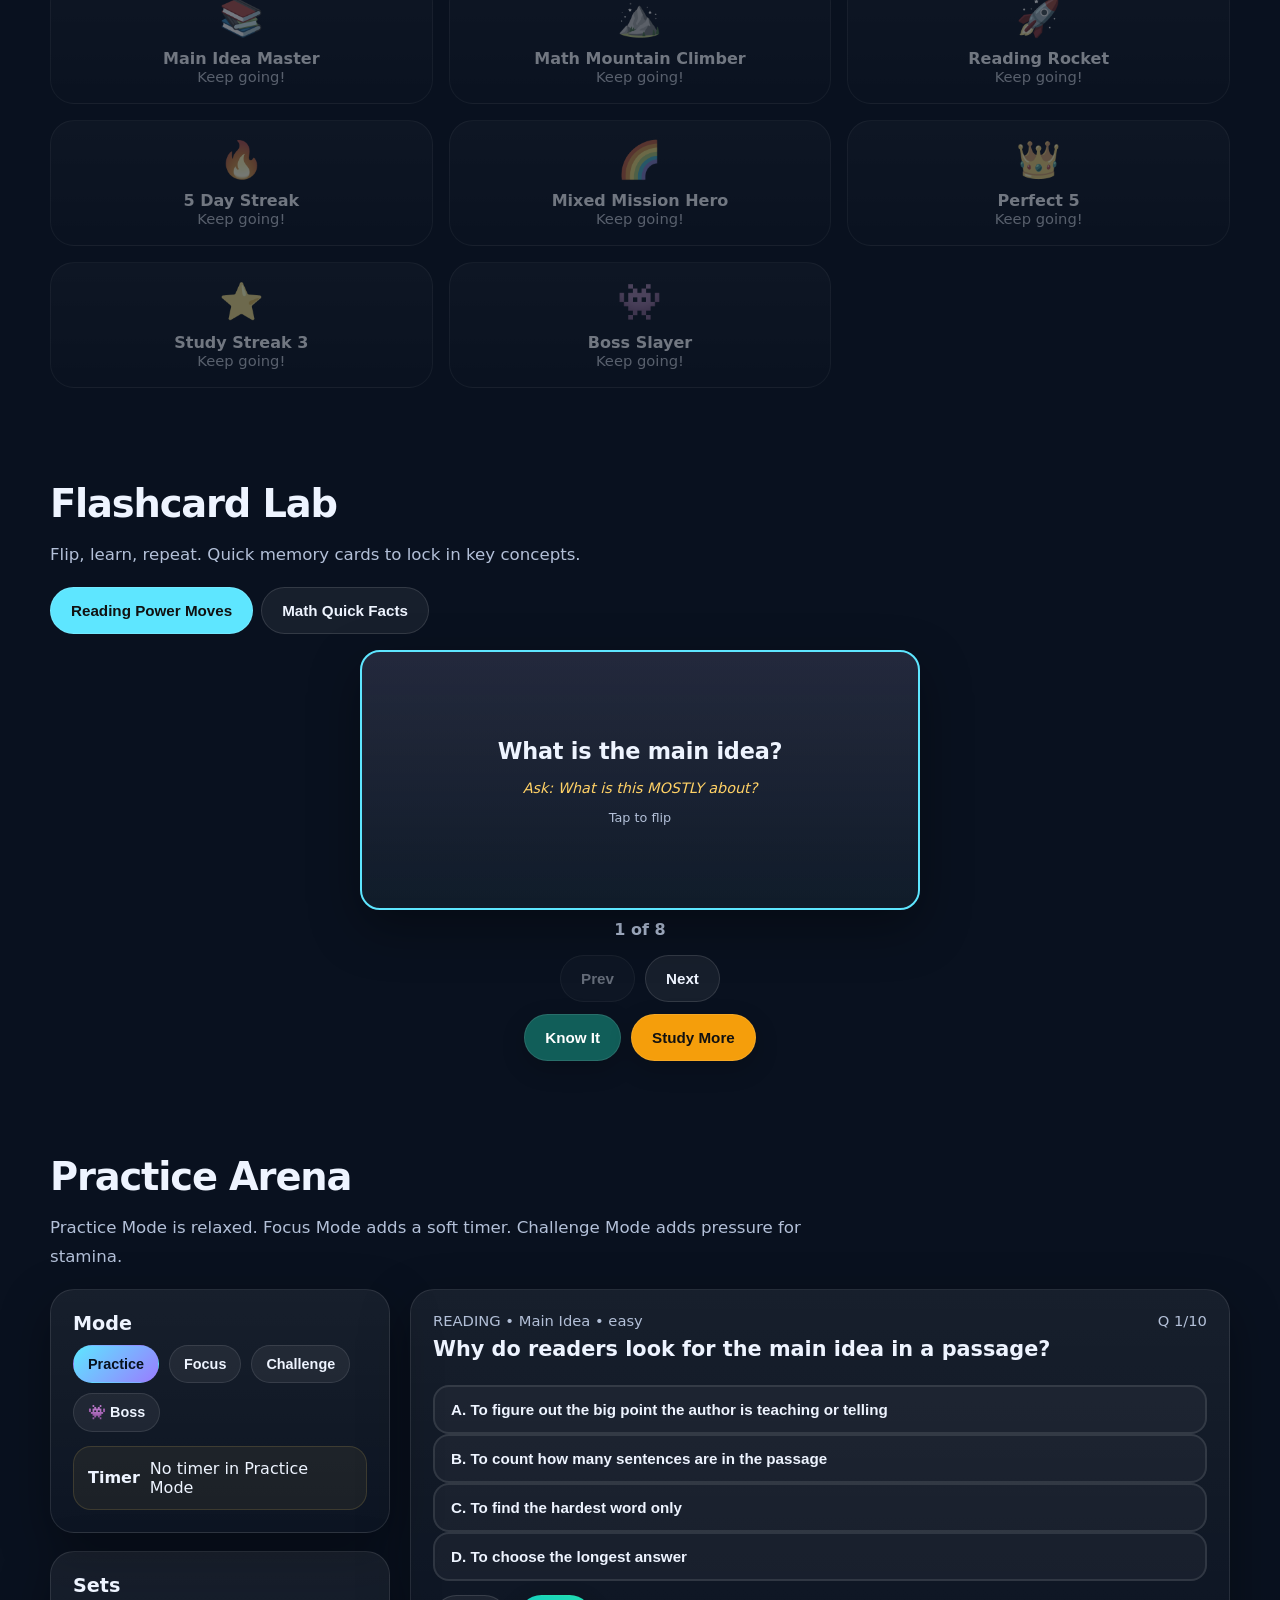
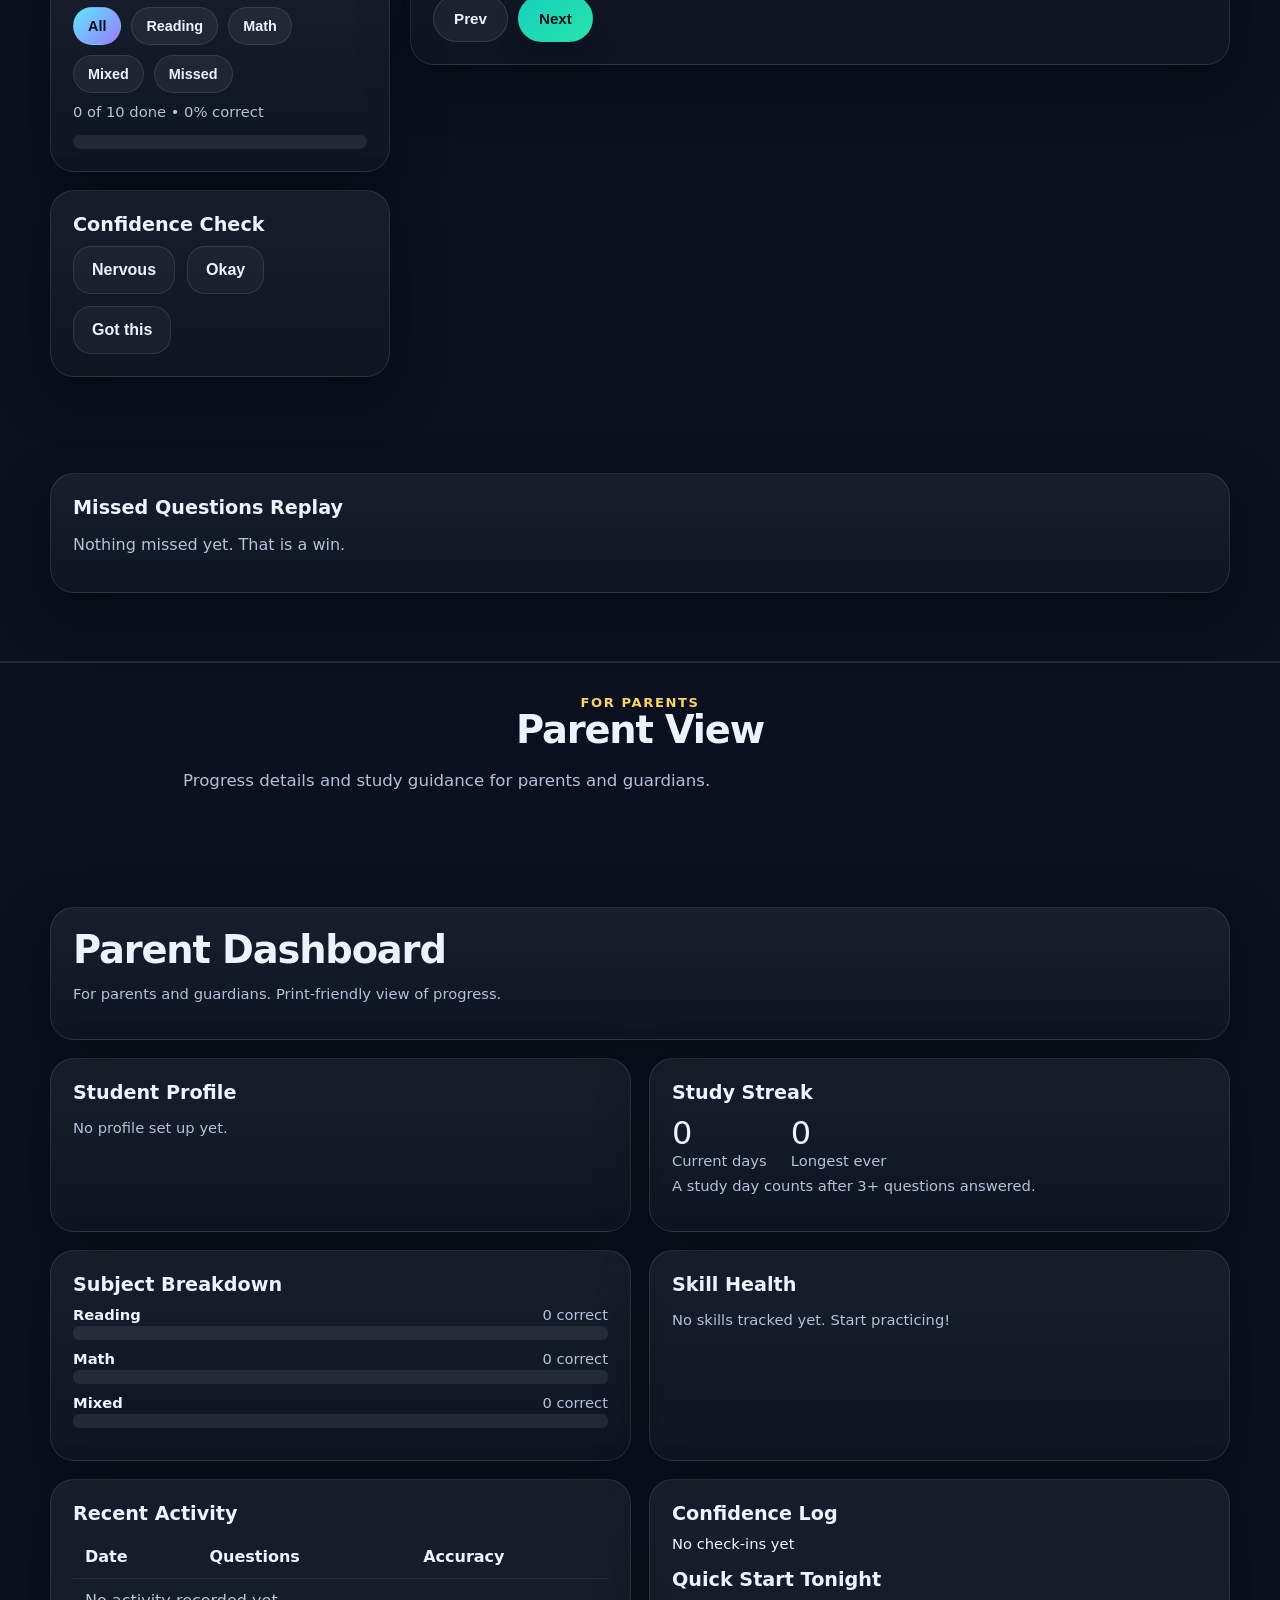
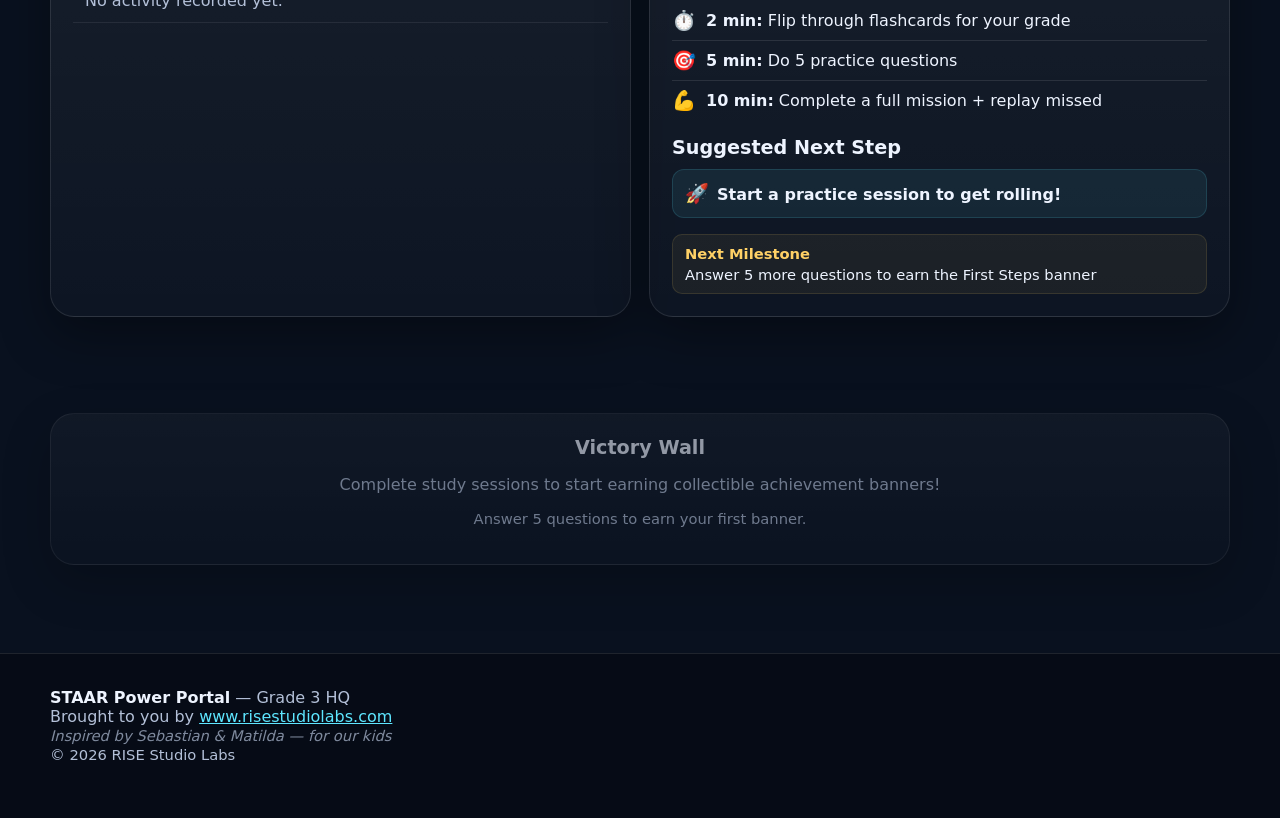
<file: site/grade3.html>
<!DOCTYPE html>
<html lang="en">
<head>
  <meta charset="UTF-8">
  <meta name="viewport" content="width=device-width, initial-scale=1.0">
  <title>Grade 3 HQ — STAAR Power Portal</title>
  <meta name="description" content="Grade 3 STAAR study lab with reading and math missions, cheat sheets, practice questions, badges, and parent dashboard.">
  <link rel="stylesheet" href="css/style.css">
  <link rel="canonical" href="https://staartest.app/grade3">
  <meta property="og:title" content="Grade 3 HQ — STAAR Power Portal">
  <meta property="og:description" content="Grade 3 STAAR study lab — reading + math missions, cheat sheets, practice questions, badges.">
  <meta property="og:type" content="website">
  <meta property="og:url" content="https://staartest.app/grade3">
  <meta property="og:image" content="https://staartest.app/og-image.png">
  <meta property="og:image:width" content="1200">
  <meta property="og:image:height" content="630">
  <meta name="twitter:card" content="summary_large_image">
  <meta name="twitter:title" content="Grade 3 HQ — STAAR Power Portal">
  <meta name="twitter:description" content="Grade 3 STAAR study lab — reading + math missions, cheat sheets, practice questions, badges.">
  <meta name="twitter:image" content="https://staartest.app/og-image.png">
  <link rel="manifest" href="/manifest.json">
  <meta name="theme-color" content="#09111f">
  <link rel="icon" href="/favicon.ico" sizes="any">
  <link rel="icon" type="image/svg+xml" href="/favicon.svg">
  <link rel="apple-touch-icon" href="/apple-touch-icon.png">
  <script type="application/ld+json">
  {
    "@context": "https://schema.org",
    "@type": "Course",
    "name": "Grade 3 STAAR Reading & Math Prep",
    "description": "Free Grade 3 STAAR test preparation \u2014 TEKS-aligned practice questions, flashcards, daily missions, badges, and printable cheat sheets for reading and math.",
    "url": "https://staartest.app/grade3",
    "provider": {
      "@type": "EducationalOrganization",
      "name": "STAAR Power Portal",
      "url": "https://staartest.app"
    },
    "educationalLevel": "3rd Grade",
    "teaches": "Texas STAAR Grade 3 Reading and Math standards (TEKS-aligned): main idea, inference, multiplication, division, fractions, area, perimeter",
    "courseMode": "online",
    "isAccessibleForFree": true,
    "inLanguage": "en-US",
    "audience": {
      "@type": "EducationalAudience",
      "educationalRole": "student"
    },
    "hasCourseInstance": {
      "@type": "CourseInstance",
      "courseMode": "online",
      "courseWorkload": "PT2H"
    },
    "offers": {
      "@type": "Offer",
      "price": "0",
      "priceCurrency": "USD",
      "category": "Free"
    }
  }
  </script>
  <script type="application/ld+json">
  {
    "@context": "https://schema.org",
    "@type": "BreadcrumbList",
    "itemListElement": [
      {
        "@type": "ListItem",
        "position": 1,
        "name": "Home",
        "item": "https://staartest.app/"
      },
      {
        "@type": "ListItem",
        "position": 2,
        "name": "Grade 3 HQ",
        "item": "https://staartest.app/grade3"
      }
    ]
  }
  </script>
</head>
<body data-grade="3">
  <header class="topbar">
    <div class="container nav">
      <a class="brand" href="index.html">
        <span class="badge-orb"></span>
        <span>STAAR POWER PORTAL<small>Grade 3 HQ</small></span>
      </a>
      <nav class="nav-links">
        <a href="index.html">Home</a>
        <a href="#missions">Missions</a>
        <a href="#study">Study Hub</a>
        <a href="#flashcards">Flashcards</a>
        <a href="#practice">Practice</a>
        <a href="#dashboardSection">Dashboard</a>
        <a href="sources.html">Sources</a>
      </nav>
    </div>
  </header>
  
  <main>
<div id="profileBar" class="container" style="margin-top:12px"></div>

  <!-- GRADE HERO -->
  <section class="hero" style="padding-bottom:32px">
    <div class="container">
      <span class="eyebrow">Grade 3 &bull; Reading + Math &bull; Garland ISD STAAR Prep</span>
      <h1>Grade 3 Mission Control</h1>
      <p>
        Reading. Math. Confidence. Practice. Replay. Rewards.
        This page is built to do the job, not just look cute.
      </p>
      <div class="cta-row">
        <a class="btn primary" href="#practice">Start Practice</a>
        <a class="btn ghost" href="assets/pdfs/garland_staar_grade3_power_pack.pdf">Open PDF Pack</a>
        <button class="btn teal no-print" onclick="window.print()">Print This Page</button>
      </div>
      <p class="small muted" style="margin-top:16px">Brought to you by <strong>www.risestudiolabs.com</strong></p>
    </div>
  </section>

  <!-- MISSIONS -->
  <section id="missions" class="section">
    <div class="container">
      <h2>Daily Study Path</h2>
      <p class="lead">A 3rd grader does better with short wins than giant study marathons. Use these four blocks and rotate.</p>
      <div id="missionArea" class="grid-4" style="margin-top:18px"></div>
    </div>
  </section>

  <!-- STUDY HUB -->
  <section id="study" class="section">
    <div class="container">
      <div class="study-hub">
        <div class="kicker">Study Hub</div>
        <h2>Tap a subject and go.</h2>
        <p class="lead">The goal is to notice patterns, remember moves, and practice the right kind of thinking.</p>

        <div class="subject-tabs">
          <button class="subject-tab active" data-tab="reading">Reading</button>
          <button class="subject-tab" data-tab="math">Math</button>
          <button class="subject-tab" data-tab="testday">Test Day</button>
        </div>

        <div class="subject-panel active" data-panel="reading">
          <div class="cheat-grid">
            <div class="cheat">
              <h3>Reading clues that matter</h3>
              <ul class="pretty">
                <li><strong>Main idea:</strong> What is the passage mostly about?</li>
                <li><strong>Details:</strong> Which facts prove that idea?</li>
                <li><strong>Context clues:</strong> What do the words around a hard word tell you?</li>
                <li><strong>Author's purpose:</strong> Is the author trying to explain, tell a story, or persuade?</li>
              </ul>
            </div>
            <div class="cheat">
              <h3>When answering questions</h3>
              <ul class="pretty">
                <li>Read the question first.</li>
                <li>Go back and find proof in the passage.</li>
                <li>Cross out answers that do not match the text.</li>
                <li>Pick the answer with the best proof.</li>
              </ul>
            </div>
            <div class="cheat">
              <h3>Memory Trick: P.A.W.</h3>
              <div class="callout">
                <strong>P</strong>assage &bull; <strong>A</strong>nswer choices &bull; <strong>W</strong>hy does the text prove it?
              </div>
              <p class="small muted" style="margin-top:8px">A fast way to slow down just enough to make a smart choice.</p>
            </div>
            <div class="cheat">
              <h3>Writing inside RLA</h3>
              <ul class="pretty">
                <li>Start with a clear answer sentence.</li>
                <li>Add a detail from the passage.</li>
                <li>Check capitals and punctuation.</li>
              </ul>
            </div>
          </div>
        </div>

        <div class="subject-panel" data-panel="math">
          <div class="cheat-grid">
            <div class="cheat">
              <h3>Math moves to remember</h3>
              <ul class="pretty">
                <li><strong>Show your work.</strong> Even quick scratch work helps.</li>
                <li><strong>Underline what matters.</strong> Numbers, units, and the question.</li>
                <li><strong>Estimate first.</strong> Ask whether your answer seems reasonable.</li>
                <li><strong>Check the operation.</strong> Add, subtract, multiply, divide, compare?</li>
              </ul>
            </div>
            <div class="cheat">
              <h3>Big Grade 3 zones</h3>
              <ul class="pretty">
                <li>Place value and number relationships</li>
                <li>Adding, subtracting, multiplying, dividing</li>
                <li>Time, measurement, perimeter, and shapes</li>
                <li>Data and money thinking</li>
              </ul>
            </div>
            <div class="cheat">
              <h3>Memory Trick: R.U.N.</h3>
              <div class="callout">
                <strong>R</strong>ead the problem &bull; <strong>U</strong>nderline the target &bull; <strong>N</strong>umber sentence
              </div>
              <p class="small muted" style="margin-top:8px">Turn the story into math. Then solve it.</p>
            </div>
            <div class="cheat">
              <h3>Fast check questions</h3>
              <ul class="pretty">
                <li>Did I answer what the question asked?</li>
                <li>Did I use the right operation?</li>
                <li>Is my answer too big or too small?</li>
              </ul>
            </div>
          </div>
        </div>

        <div class="subject-panel" data-panel="testday">
          <div class="cheat-grid">
            <div class="cheat">
              <h3>Night before</h3>
              <ul class="pretty">
                <li>Pack what you need.</li>
                <li>Don't over-study late.</li>
                <li>Get solid sleep.</li>
              </ul>
            </div>
            <div class="cheat">
              <h3>Morning of the test</h3>
              <ul class="pretty">
                <li>Protein + water.</li>
                <li>Say: "I do one question at a time."</li>
                <li>Walk in calm, not rushed.</li>
              </ul>
            </div>
            <div class="cheat">
              <h3>During the test</h3>
              <ul class="pretty">
                <li>If a question feels hard, mark it and move on.</li>
                <li>Use the process, not panic.</li>
                <li>Come back with fresh eyes.</li>
              </ul>
            </div>
            <div class="cheat">
              <h3>Mindset</h3>
              <div class="callout">"I don't need every question to feel easy. I just need to keep thinking."</div>
            </div>
          </div>
        </div>
      </div>
    </div>
  </section>

  <!-- TIMELINE -->
  <section class="section">
    <div class="container grid-3">
      <div class="timeline-card">
        <span class="timeline-chip">Reading Window</span>
        <h3>April 7–10, 2026</h3>
        <p class="muted">Garland ISD Grade 3–5 STAAR Reading window.</p>
      </div>
      <div class="timeline-card">
        <span class="timeline-chip">Math Window</span>
        <h3>April 21–24, 2026</h3>
        <p class="muted">Garland ISD Grade 3–5 STAAR Math window.</p>
      </div>
      <div class="timeline-card">
        <span class="timeline-chip">Power Tip</span>
        <h3>Practice Online Too</h3>
        <p class="muted">TEA says STAAR is administered online. Screen practice matters.</p>
      </div>
    </div>
  </section>

  <!-- DASHBOARD -->
  <section id="dashboardSection" class="section">
    <div class="container">
      <h2>Progress + Dashboard</h2>
      <p class="lead">This tracks locally in the browser on the device being used.</p>
      <div id="dashboard"></div>
    </div>
  </section>

  <!-- BADGES -->
  <section class="section">
    <div class="container">
      <h2>Badge Wall</h2>
      <p class="lead">Small wins with a purpose. Keep it fun and visible.</p>
      <div id="badgeGrid" class="badge-grid" style="margin-top:18px"></div>
    </div>
  </section>

  <!-- FLASHCARD LAB -->
  <section id="flashcards" class="section">
    <div class="container">
      <h2>Flashcard Lab</h2>
      <p class="lead">Flip, learn, repeat. Quick memory cards to lock in key concepts.</p>
      <div id="flashcardLab" style="margin-top:18px"></div>
    </div>
  </section>

  <!-- PRACTICE -->
  <section id="practice" class="section">
    <div class="container">
      <h2>Practice Arena</h2>
      <p class="lead">Practice Mode is relaxed. Focus Mode adds a soft timer. Challenge Mode adds pressure for stamina.</p>
      <div id="practiceApp" style="margin-top:18px"></div>
    </div>
  </section>

  <!-- MISSED -->
  <section class="section">
    <div class="container" id="missedList"></div>
  </section>

  <!-- PARENT SECTION (below kid flow) -->
  <section class="section" style="border-top:2px solid var(--line);margin-top:20px;padding-top:32px">
    <div class="container center">
      <div class="kicker">For Parents</div>
      <h2>Parent View</h2>
      <p class="lead">Progress details and study guidance for parents and guardians.</p>
    </div>
  </section>
  <!-- PARENT -->
  <section class="section">
    <div class="container" id="parentDashboard"></div>
  </section>

  <!-- CERTIFICATE -->
  <section class="section">
    <div class="container" id="certificateArea"></div>
  </section>
  </main>

  <footer class="footer">
    <div class="container">
      <strong>STAAR Power Portal</strong> — Grade 3 HQ<br>
      Brought to you by <a href="https://www.risestudiolabs.com">www.risestudiolabs.com</a><br>
      <span class="small" style="opacity:.7;font-style:italic">Inspired by Sebastian &amp; Matilda — for our kids</span><br>
      <span class="small">&copy; <span data-year></span> RISE Studio Labs</span>
    </div>
  </footer>

  <script src="js/app.js"></script>
</body>
</html>
</file>
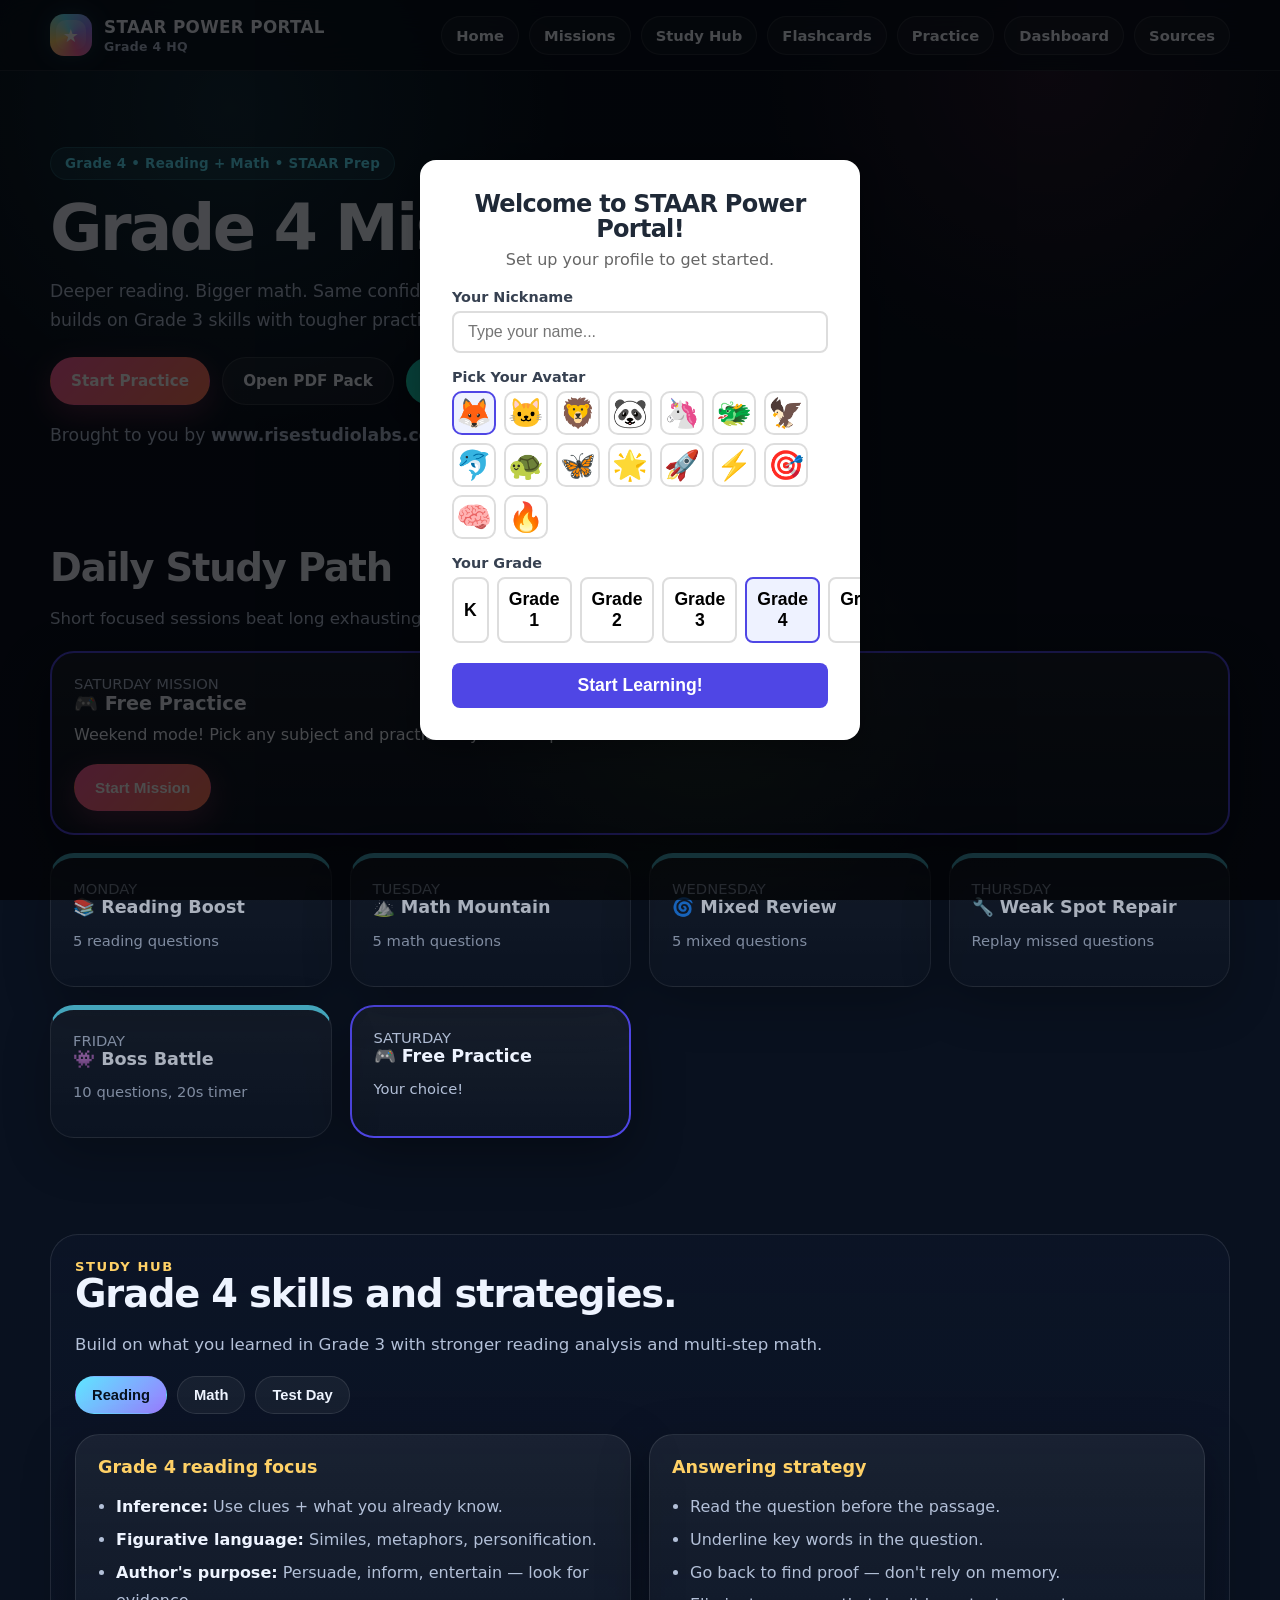
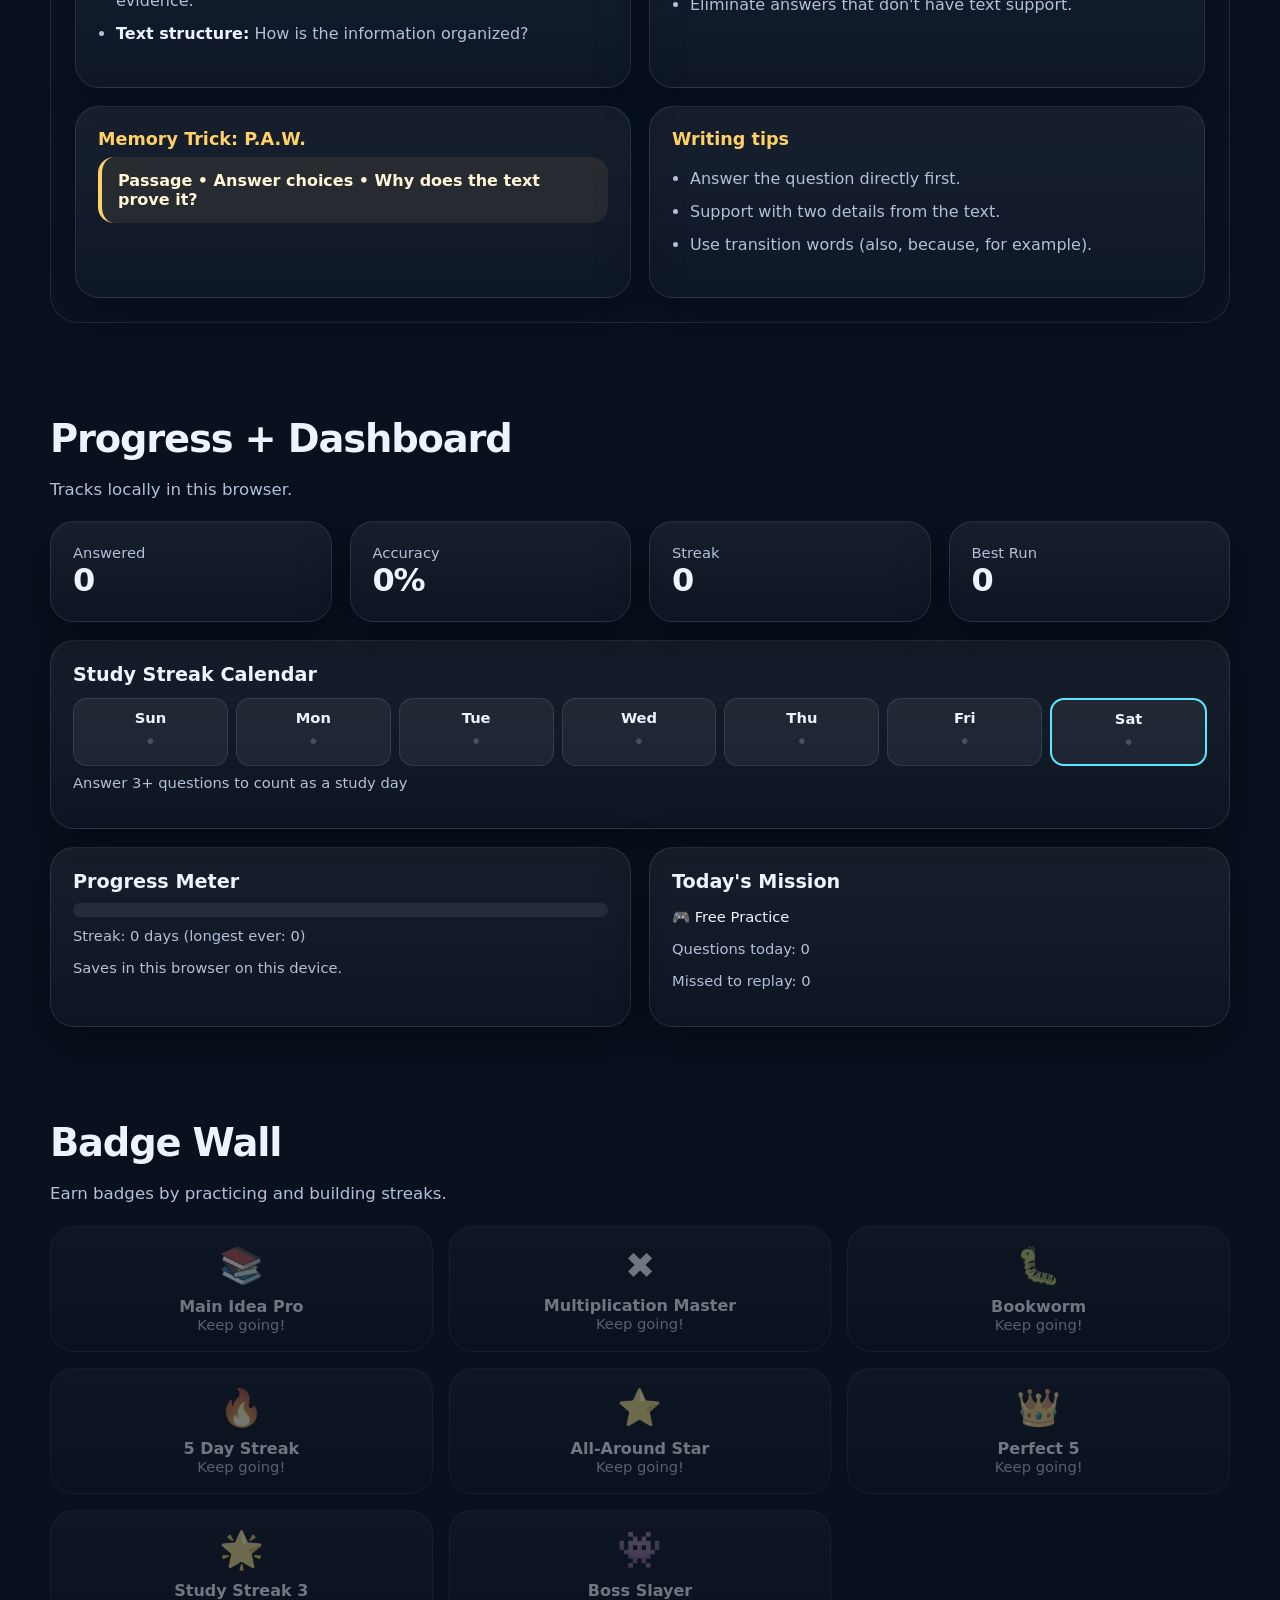
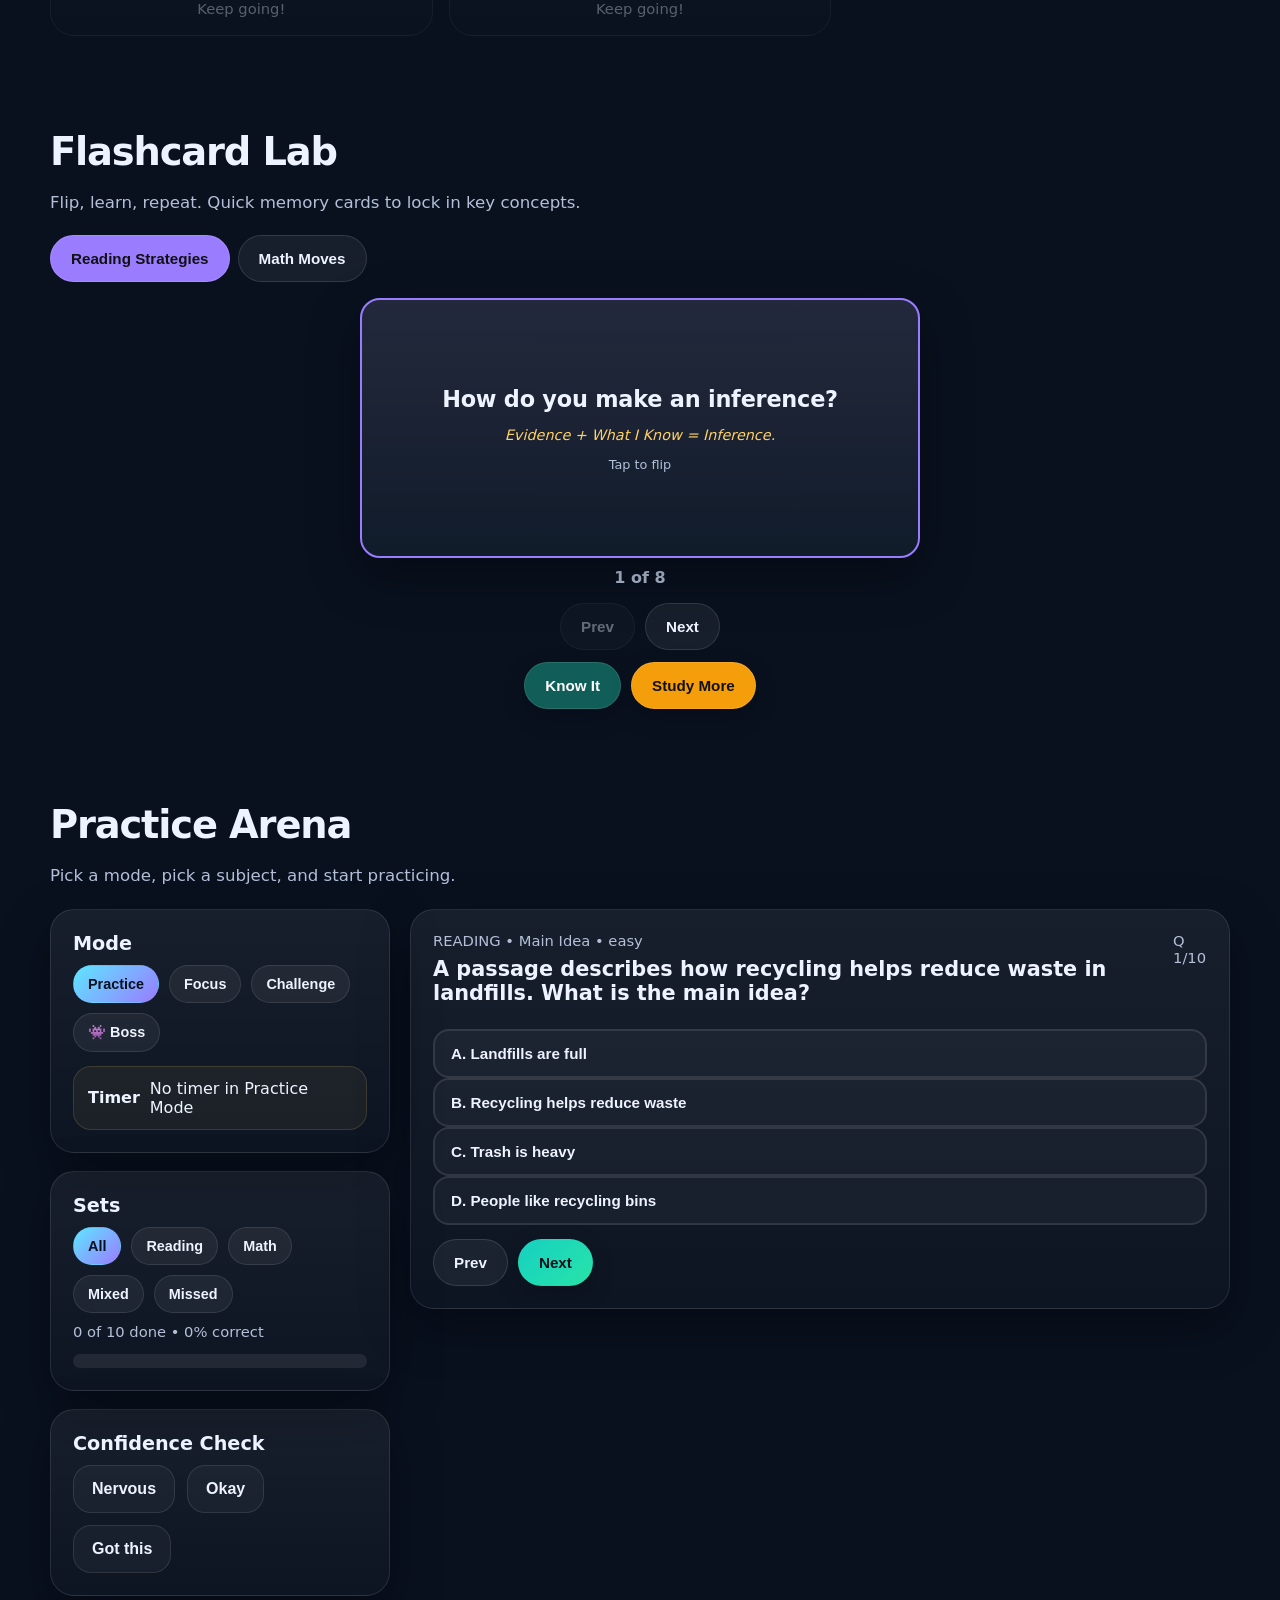
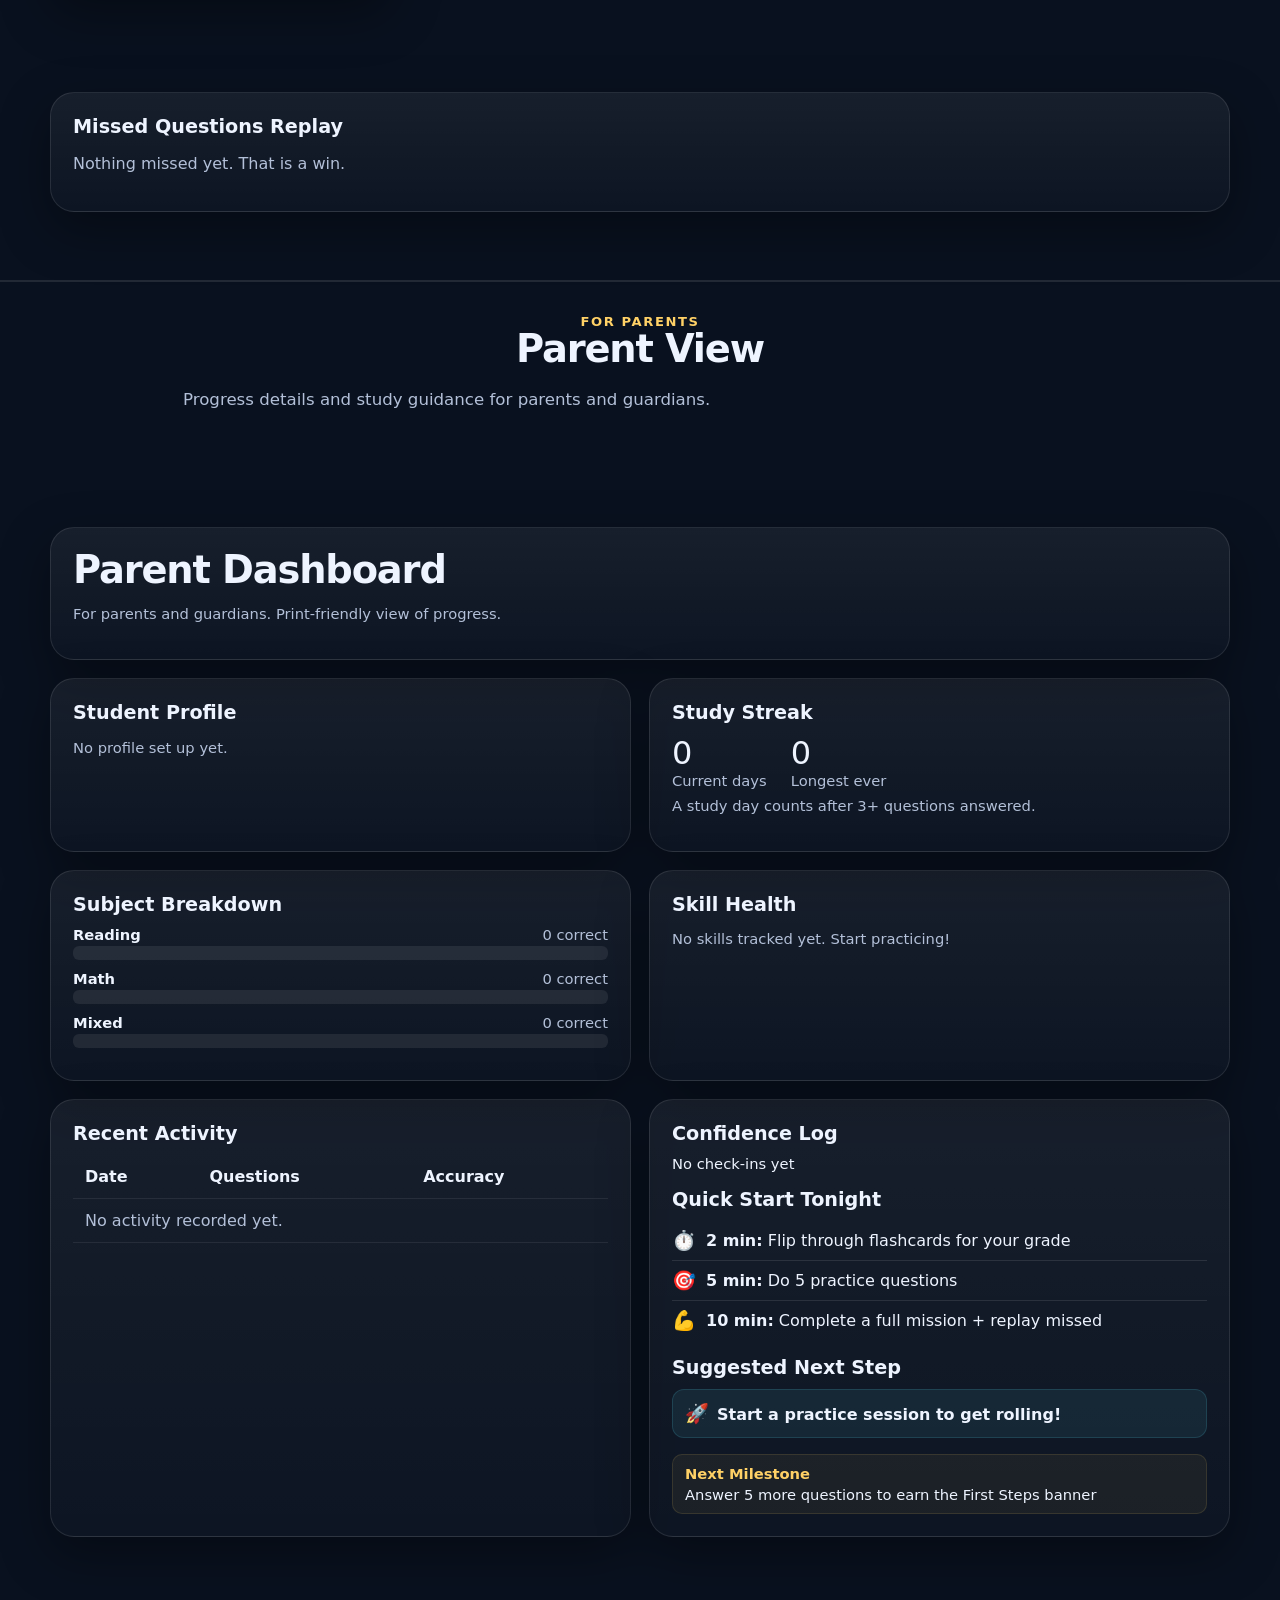
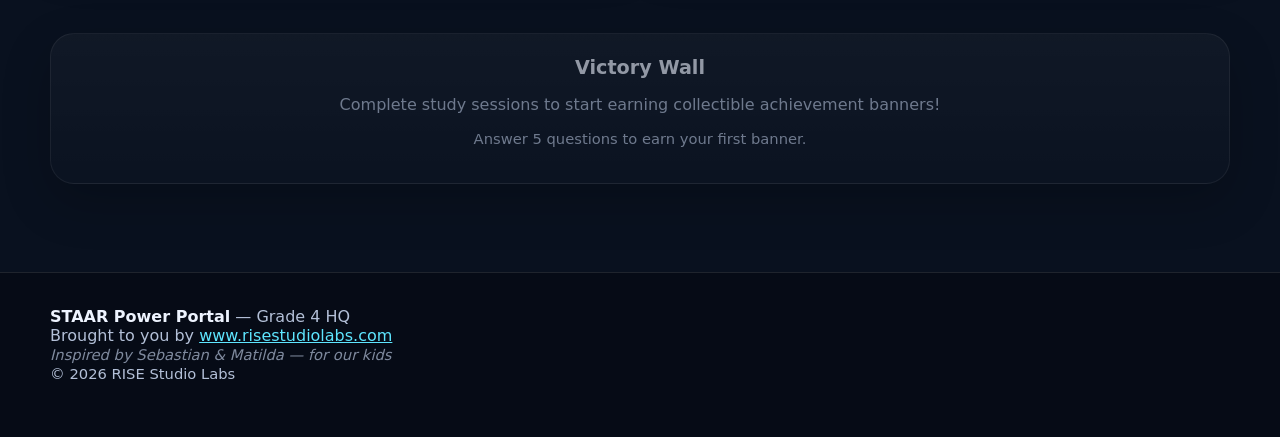
<file: site/grade4.html>
<!DOCTYPE html>
<html lang="en">
<head>
  <meta charset="UTF-8">
  <meta name="viewport" content="width=device-width, initial-scale=1.0">
  <title>Grade 4 HQ — STAAR Power Portal</title>
  <meta name="description" content="Grade 4 STAAR study lab with reading and math missions, cheat sheets, practice questions, badges, and parent dashboard.">
  <link rel="stylesheet" href="css/style.css">
  <link rel="canonical" href="https://staartest.app/grade4">
  <meta property="og:title" content="Grade 4 HQ — STAAR Power Portal">
  <meta property="og:description" content="Grade 4 STAAR study lab — reading + math missions, cheat sheets, practice questions, badges.">
  <meta property="og:type" content="website">
  <meta property="og:url" content="https://staartest.app/grade4">
  <meta property="og:image" content="https://staartest.app/og-image.png">
  <meta property="og:image:width" content="1200">
  <meta property="og:image:height" content="630">
  <meta name="twitter:card" content="summary_large_image">
  <meta name="twitter:title" content="Grade 4 HQ — STAAR Power Portal">
  <meta name="twitter:description" content="Grade 4 STAAR study lab — reading + math missions, cheat sheets, practice questions, badges.">
  <meta name="twitter:image" content="https://staartest.app/og-image.png">
  <link rel="manifest" href="/manifest.json">
  <meta name="theme-color" content="#09111f">
  <link rel="icon" href="/favicon.ico" sizes="any">
  <link rel="icon" type="image/svg+xml" href="/favicon.svg">
  <link rel="apple-touch-icon" href="/apple-touch-icon.png">
  <script type="application/ld+json">
  {
    "@context": "https://schema.org",
    "@type": "Course",
    "name": "Grade 4 STAAR Reading & Math Prep",
    "description": "Free Grade 4 STAAR test preparation \u2014 TEKS-aligned practice questions, flashcards, daily missions, and printable cheat sheets for reading and math.",
    "url": "https://staartest.app/grade4",
    "provider": {
      "@type": "EducationalOrganization",
      "name": "STAAR Power Portal",
      "url": "https://staartest.app"
    },
    "educationalLevel": "4th Grade",
    "teaches": "Texas STAAR Grade 4 Reading and Math standards (TEKS-aligned): summarizing, theme, decimals, fractions, multi-step word problems, geometry",
    "courseMode": "online",
    "isAccessibleForFree": true,
    "inLanguage": "en-US",
    "audience": {
      "@type": "EducationalAudience",
      "educationalRole": "student"
    },
    "hasCourseInstance": {
      "@type": "CourseInstance",
      "courseMode": "online",
      "courseWorkload": "PT2H"
    },
    "offers": {
      "@type": "Offer",
      "price": "0",
      "priceCurrency": "USD",
      "category": "Free"
    }
  }
  </script>
  <script type="application/ld+json">
  {
    "@context": "https://schema.org",
    "@type": "BreadcrumbList",
    "itemListElement": [
      {
        "@type": "ListItem",
        "position": 1,
        "name": "Home",
        "item": "https://staartest.app/"
      },
      {
        "@type": "ListItem",
        "position": 2,
        "name": "Grade 4 HQ",
        "item": "https://staartest.app/grade4"
      }
    ]
  }
  </script>
</head>
<body data-grade="4">
  <header class="topbar">
    <div class="container nav">
      <a class="brand" href="index.html">
        <span class="badge-orb"></span>
        <span>STAAR POWER PORTAL<small>Grade 4 HQ</small></span>
      </a>
      <nav class="nav-links">
        <a href="index.html">Home</a>
        <a href="#missions">Missions</a>
        <a href="#study">Study Hub</a>
        <a href="#flashcards">Flashcards</a>
        <a href="#practice">Practice</a>
        <a href="#dashboardSection">Dashboard</a>
        <a href="sources.html">Sources</a>
      </nav>
    </div>
  </header>
  
  <main>
<div id="profileBar" class="container" style="margin-top:12px"></div>

  <section class="hero" style="padding-bottom:32px">
    <div class="container">
      <span class="eyebrow">Grade 4 &bull; Reading + Math &bull; STAAR Prep</span>
      <h1>Grade 4 Mission Control</h1>
      <p>
        Deeper reading. Bigger math. Same confidence-first approach.
        This page builds on Grade 3 skills with tougher practice and new strategies.
      </p>
      <div class="cta-row">
        <a class="btn primary" href="#practice">Start Practice</a>
        <a class="btn ghost" href="assets/pdfs/grade4_power_pack.pdf">Open PDF Pack</a>
        <button class="btn teal no-print" onclick="window.print()">Print This Page</button>
      </div>
      <p class="small muted" style="margin-top:16px">Brought to you by <strong>www.risestudiolabs.com</strong></p>
    </div>
  </section>

  <section id="missions" class="section">
    <div class="container">
      <h2>Daily Study Path</h2>
      <p class="lead">Short focused sessions beat long exhausting ones. Rotate through these four mission blocks.</p>
      <div id="missionArea" class="grid-4" style="margin-top:18px"></div>
    </div>
  </section>

  <section id="study" class="section">
    <div class="container">
      <div class="study-hub">
        <div class="kicker">Study Hub</div>
        <h2>Grade 4 skills and strategies.</h2>
        <p class="lead">Build on what you learned in Grade 3 with stronger reading analysis and multi-step math.</p>

        <div class="subject-tabs">
          <button class="subject-tab active" data-tab="reading">Reading</button>
          <button class="subject-tab" data-tab="math">Math</button>
          <button class="subject-tab" data-tab="testday">Test Day</button>
        </div>

        <div class="subject-panel active" data-panel="reading">
          <div class="cheat-grid">
            <div class="cheat">
              <h3>Grade 4 reading focus</h3>
              <ul class="pretty">
                <li><strong>Inference:</strong> Use clues + what you already know.</li>
                <li><strong>Figurative language:</strong> Similes, metaphors, personification.</li>
                <li><strong>Author's purpose:</strong> Persuade, inform, entertain — look for evidence.</li>
                <li><strong>Text structure:</strong> How is the information organized?</li>
              </ul>
            </div>
            <div class="cheat">
              <h3>Answering strategy</h3>
              <ul class="pretty">
                <li>Read the question before the passage.</li>
                <li>Underline key words in the question.</li>
                <li>Go back to find proof — don't rely on memory.</li>
                <li>Eliminate answers that don't have text support.</li>
              </ul>
            </div>
            <div class="cheat">
              <h3>Memory Trick: P.A.W.</h3>
              <div class="callout">
                <strong>P</strong>assage &bull; <strong>A</strong>nswer choices &bull; <strong>W</strong>hy does the text prove it?
              </div>
            </div>
            <div class="cheat">
              <h3>Writing tips</h3>
              <ul class="pretty">
                <li>Answer the question directly first.</li>
                <li>Support with two details from the text.</li>
                <li>Use transition words (also, because, for example).</li>
              </ul>
            </div>
          </div>
        </div>

        <div class="subject-panel" data-panel="math">
          <div class="cheat-grid">
            <div class="cheat">
              <h3>Grade 4 math zones</h3>
              <ul class="pretty">
                <li>Multi-digit multiplication and division</li>
                <li>Equivalent fractions and comparing fractions</li>
                <li>Geometry: angles, lines, symmetry</li>
                <li>Multi-step word problems</li>
              </ul>
            </div>
            <div class="cheat">
              <h3>Key strategies</h3>
              <ul class="pretty">
                <li><strong>Break it down.</strong> Multi-step means do one part at a time.</li>
                <li><strong>Draw it.</strong> Sketch shapes, fraction bars, number lines.</li>
                <li><strong>Estimate.</strong> Does my answer make sense?</li>
                <li><strong>Label units.</strong> Always include the unit in your answer.</li>
              </ul>
            </div>
            <div class="cheat">
              <h3>Memory Trick: R.U.N.</h3>
              <div class="callout">
                <strong>R</strong>ead the problem &bull; <strong>U</strong>nderline the target &bull; <strong>N</strong>umber sentence
              </div>
            </div>
            <div class="cheat">
              <h3>Check yourself</h3>
              <ul class="pretty">
                <li>Did I answer every part of the question?</li>
                <li>Did I use the right operation for each step?</li>
                <li>Does my answer make sense in context?</li>
              </ul>
            </div>
          </div>
        </div>

        <div class="subject-panel" data-panel="testday">
          <div class="cheat-grid">
            <div class="cheat">
              <h3>Night before</h3>
              <ul class="pretty"><li>Pack supplies.</li><li>No late cramming.</li><li>Solid sleep.</li></ul>
            </div>
            <div class="cheat">
              <h3>Morning of</h3>
              <ul class="pretty"><li>Eat protein + drink water.</li><li>Say: "One question at a time."</li><li>Arrive calm.</li></ul>
            </div>
            <div class="cheat">
              <h3>During the test</h3>
              <ul class="pretty"><li>Mark hard questions and move on.</li><li>Use your process.</li><li>Come back with fresh eyes.</li></ul>
            </div>
            <div class="cheat">
              <h3>Mindset</h3>
              <div class="callout">"I'm ready for this. I've been practicing the right way."</div>
            </div>
          </div>
        </div>
      </div>
    </div>
  </section>

  <section id="dashboardSection" class="section">
    <div class="container">
      <h2>Progress + Dashboard</h2>
      <p class="lead">Tracks locally in this browser.</p>
      <div id="dashboard"></div>
    </div>
  </section>

  <section class="section">
    <div class="container">
      <h2>Badge Wall</h2>
      <p class="lead">Earn badges by practicing and building streaks.</p>
      <div id="badgeGrid" class="badge-grid" style="margin-top:18px"></div>
    </div>
  </section>

  <!-- FLASHCARD LAB -->
  <section id="flashcards" class="section">
    <div class="container">
      <h2>Flashcard Lab</h2>
      <p class="lead">Flip, learn, repeat. Quick memory cards to lock in key concepts.</p>
      <div id="flashcardLab" style="margin-top:18px"></div>
    </div>
  </section>

  <section id="practice" class="section">
    <div class="container">
      <h2>Practice Arena</h2>
      <p class="lead">Pick a mode, pick a subject, and start practicing.</p>
      <div id="practiceApp" style="margin-top:18px"></div>
    </div>
  </section>

  <section class="section"><div class="container" id="missedList"></div></section>
  <!-- PARENT SECTION (below kid flow) -->
  <section class="section" style="border-top:2px solid var(--line);margin-top:20px;padding-top:32px">
    <div class="container center">
      <div class="kicker">For Parents</div>
      <h2>Parent View</h2>
      <p class="lead">Progress details and study guidance for parents and guardians.</p>
    </div>
  </section>
  <section class="section"><div class="container" id="parentDashboard"></div></section>
  <section class="section"><div class="container" id="certificateArea"></div></section>
  </main>

  <footer class="footer">
    <div class="container">
      <strong>STAAR Power Portal</strong> — Grade 4 HQ<br>
      Brought to you by <a href="https://www.risestudiolabs.com">www.risestudiolabs.com</a><br>
      <span class="small" style="opacity:.7;font-style:italic">Inspired by Sebastian &amp; Matilda — for our kids</span><br>
      <span class="small">&copy; <span data-year></span> RISE Studio Labs</span>
    </div>
  </footer>

  <script src="js/app.js"></script>
</body>
</html>
</file>
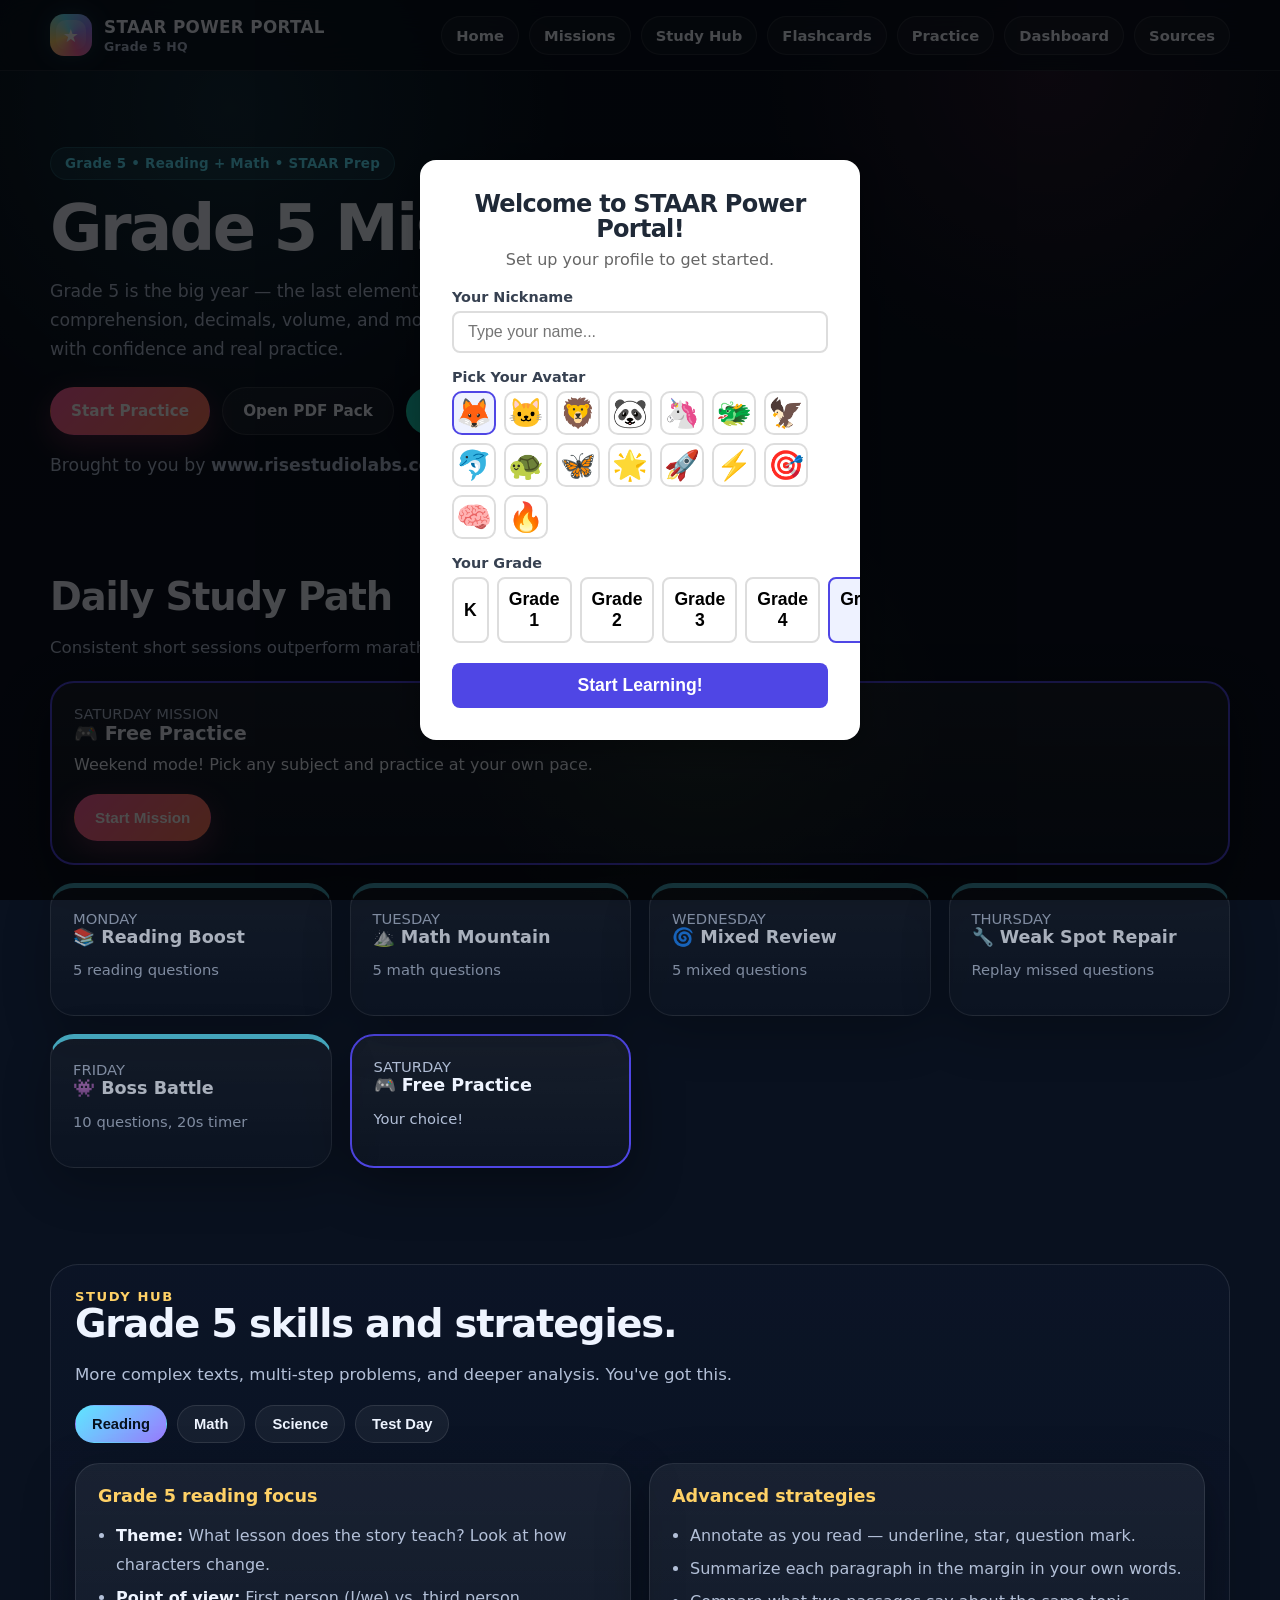
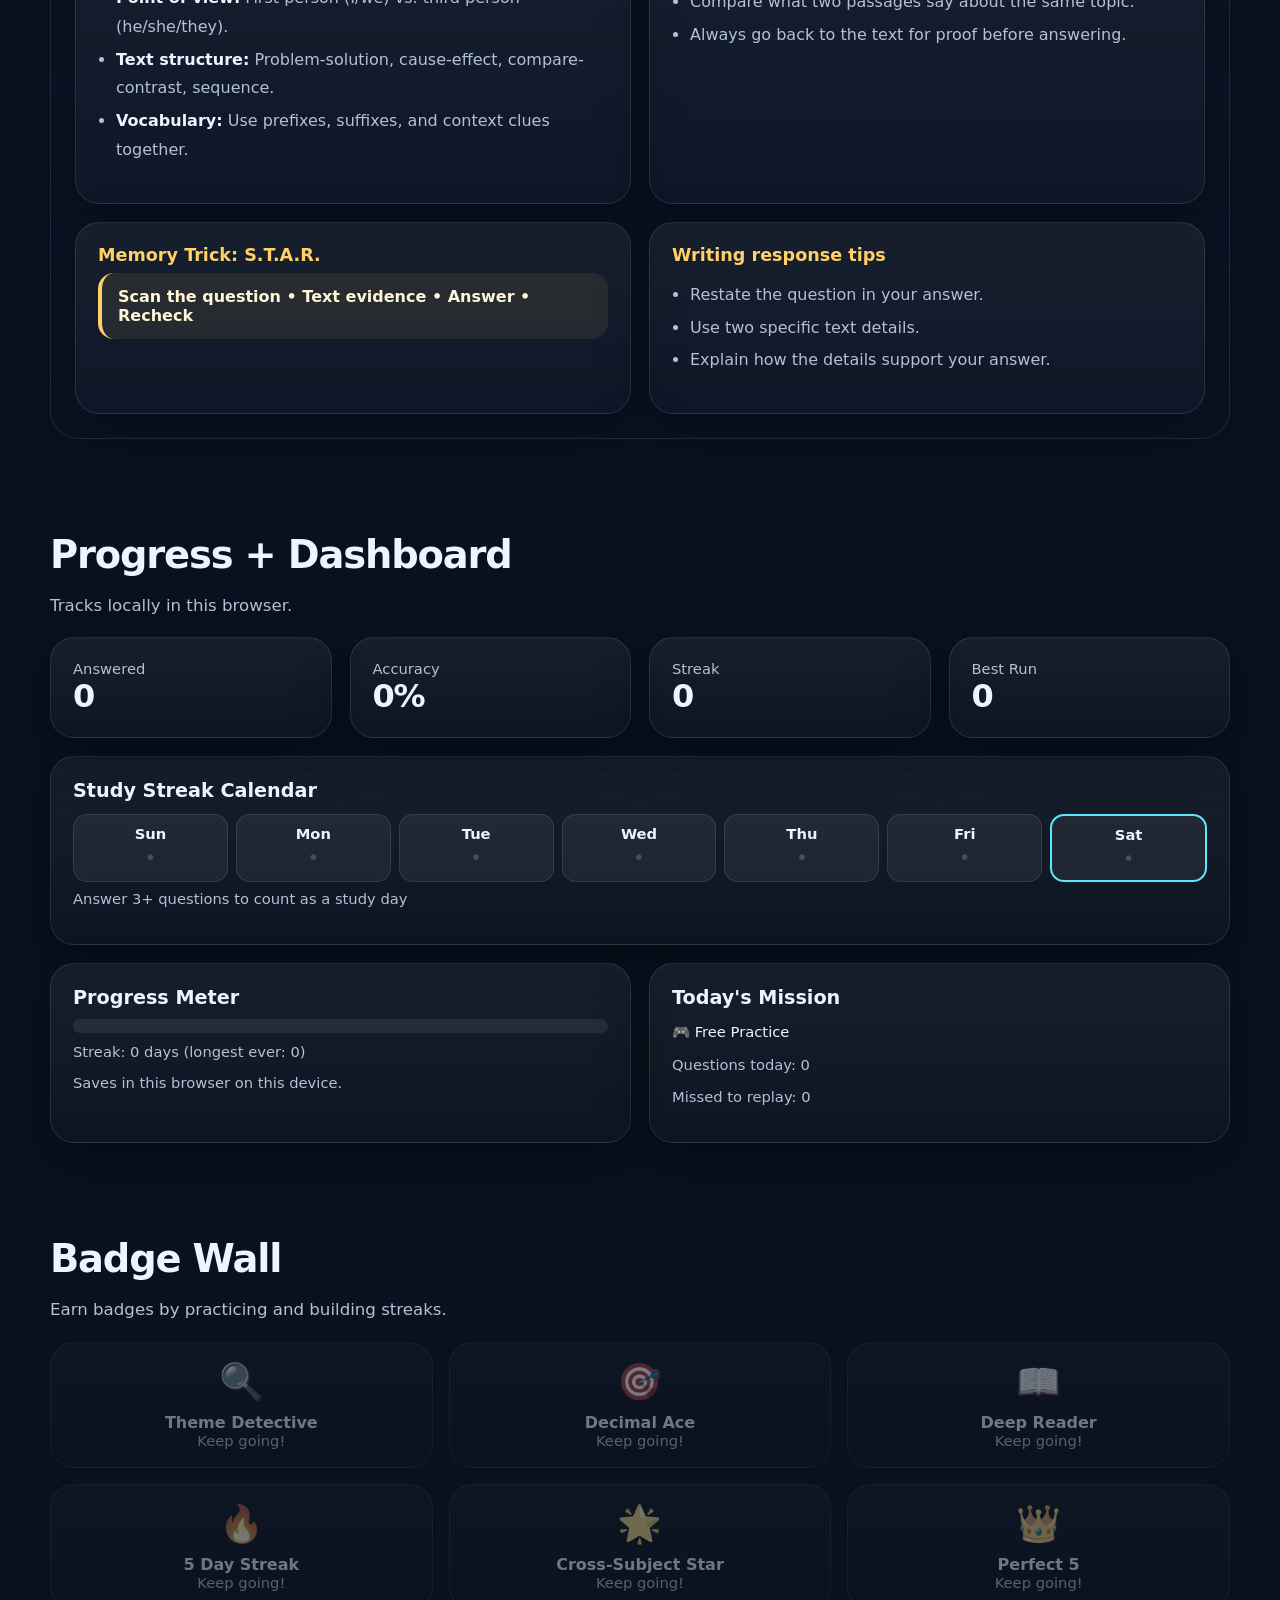
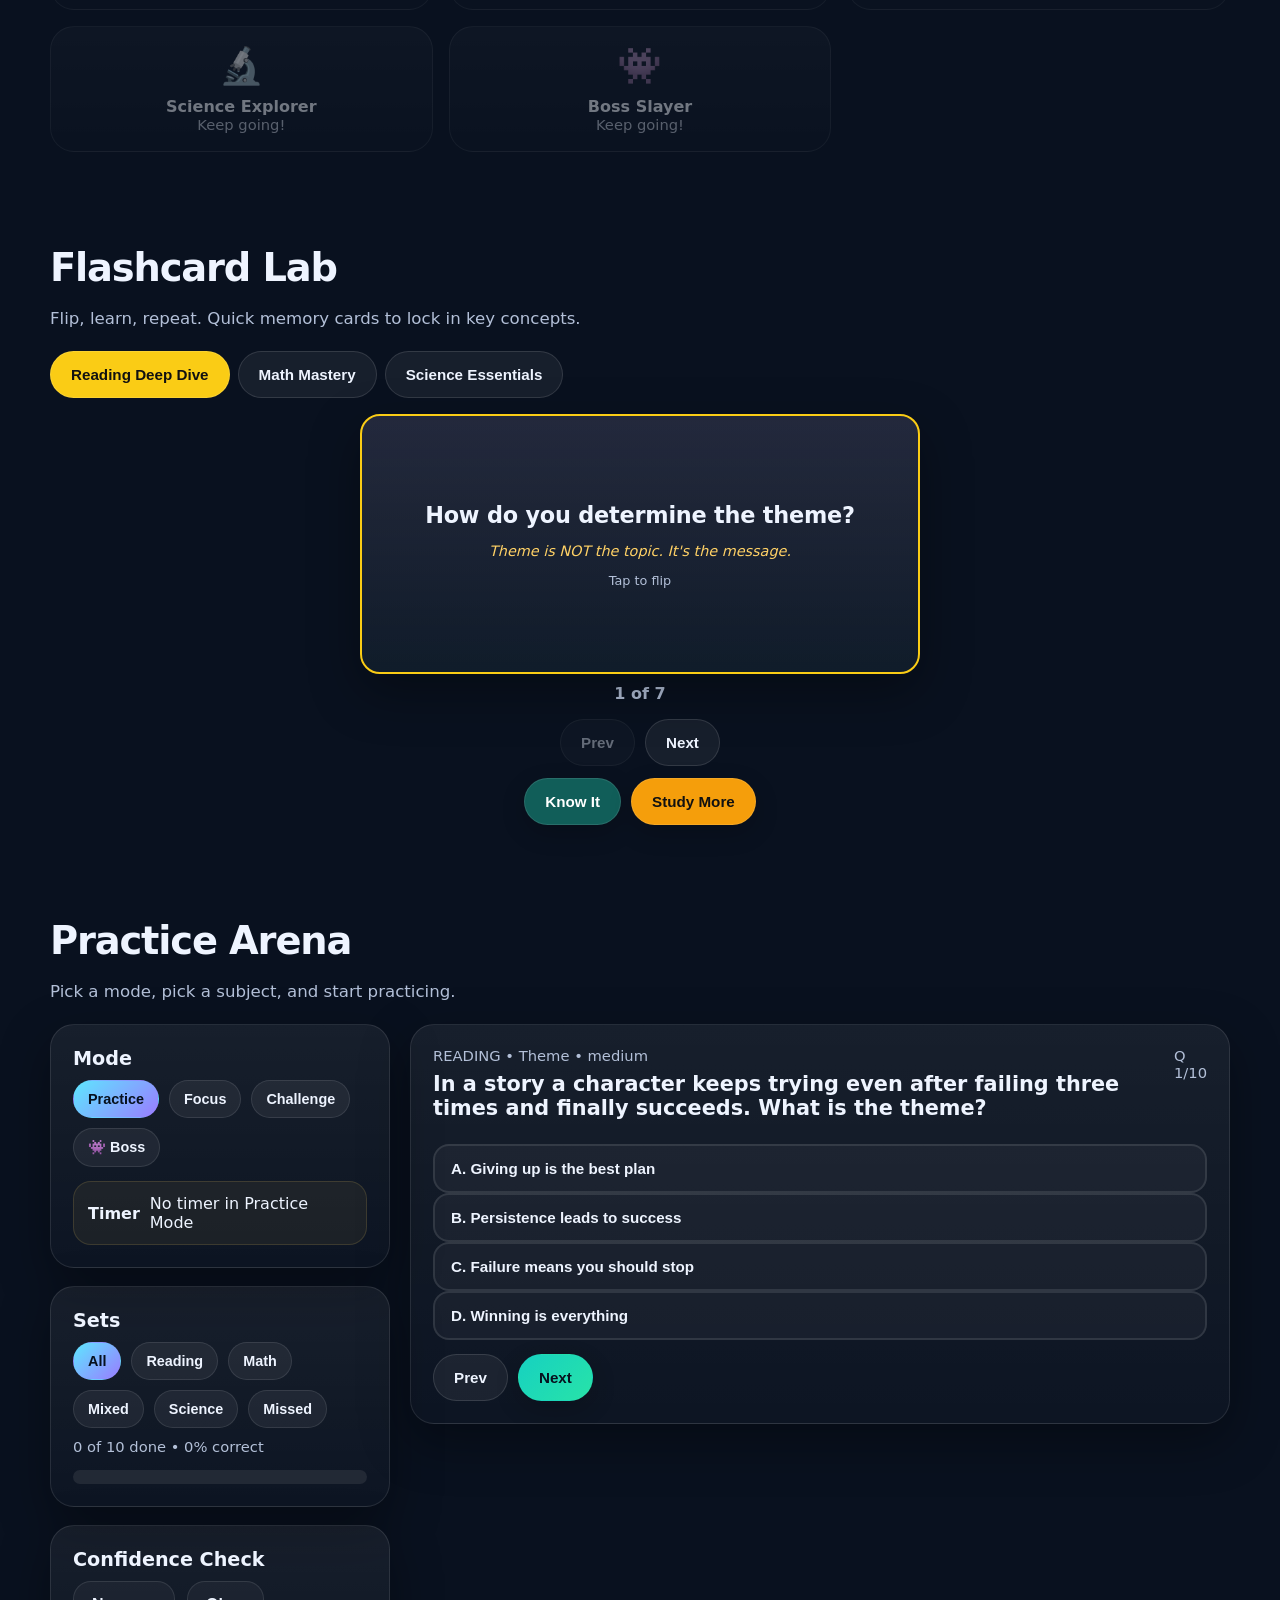
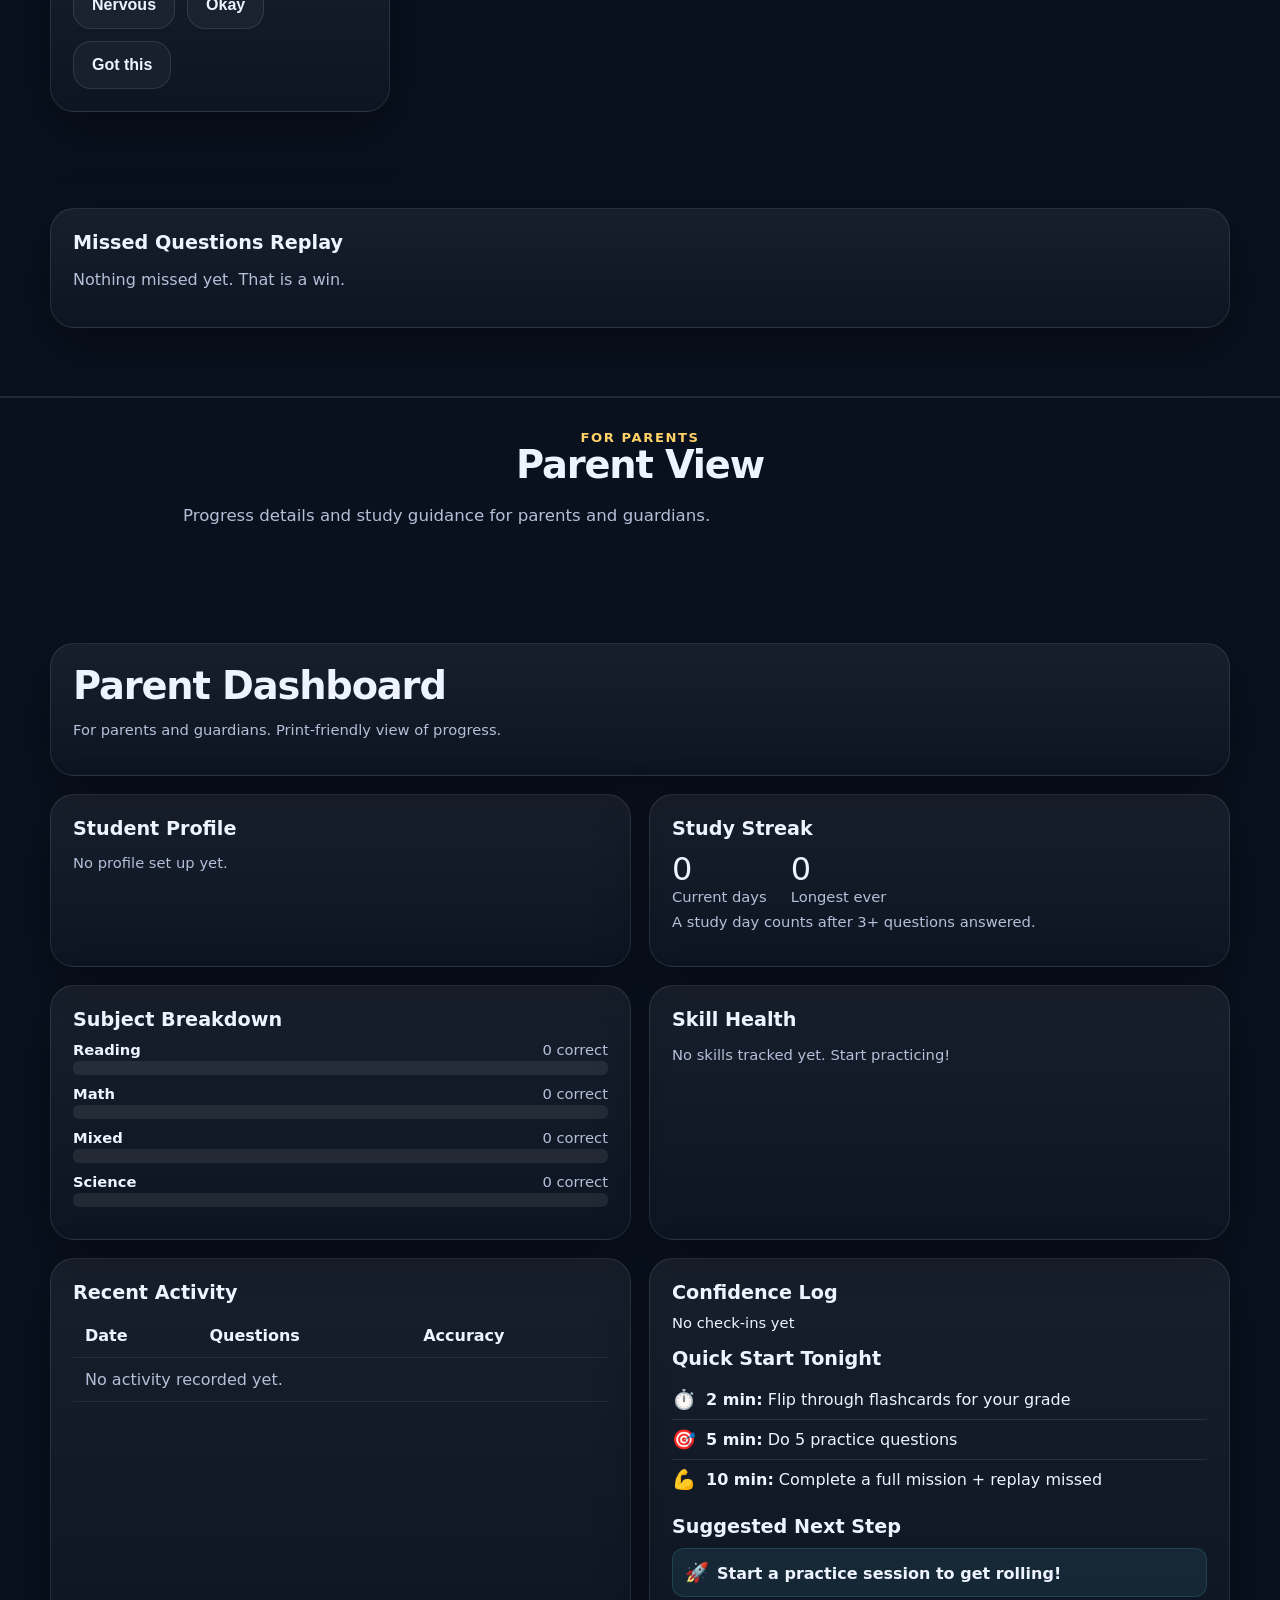
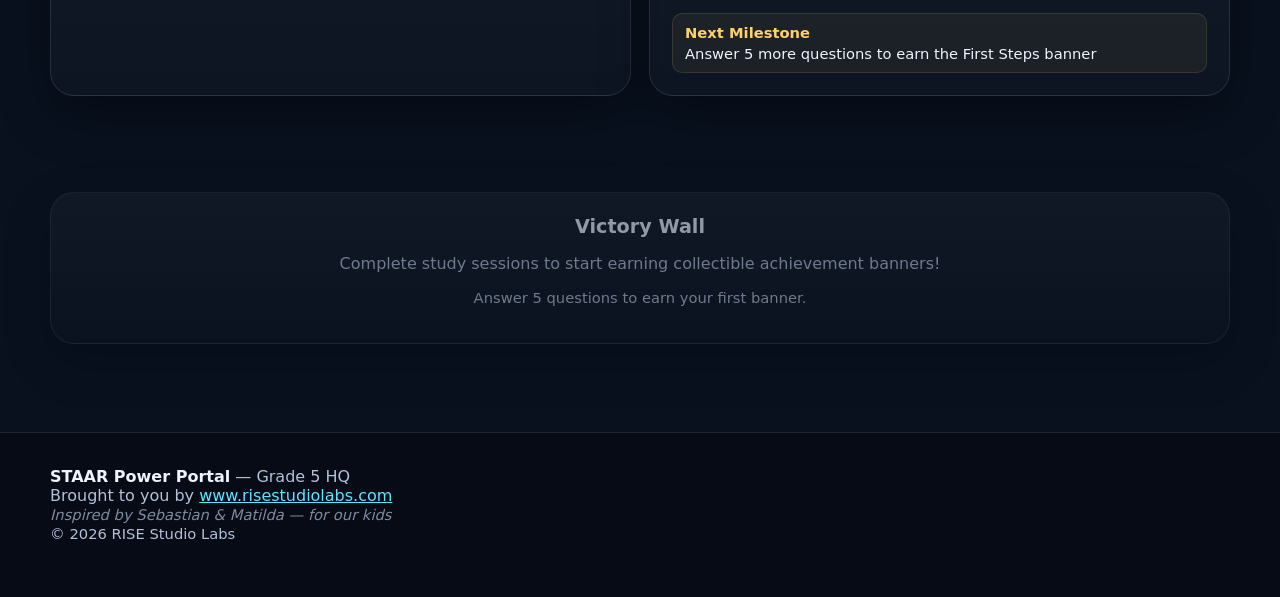
<file: site/grade5.html>
<!DOCTYPE html>
<html lang="en">
<head>
  <meta charset="UTF-8">
  <meta name="viewport" content="width=device-width, initial-scale=1.0">
  <title>Grade 5 HQ — STAAR Power Portal</title>
  <meta name="description" content="Grade 5 STAAR study lab with reading and math missions, cheat sheets, practice questions, badges, and parent dashboard.">
  <link rel="stylesheet" href="css/style.css">
  <link rel="canonical" href="https://staartest.app/grade5">
  <meta property="og:title" content="Grade 5 HQ — STAAR Power Portal">
  <meta property="og:description" content="Grade 5 STAAR study lab — reading, math, science. Missions, cheat sheets, practice, badges.">
  <meta property="og:type" content="website">
  <meta property="og:url" content="https://staartest.app/grade5">
  <meta property="og:image" content="https://staartest.app/og-image.png">
  <meta property="og:image:width" content="1200">
  <meta property="og:image:height" content="630">
  <meta name="twitter:card" content="summary_large_image">
  <meta name="twitter:title" content="Grade 5 HQ — STAAR Power Portal">
  <meta name="twitter:description" content="Grade 5 STAAR study lab — reading, math, science. Missions, cheat sheets, practice, badges.">
  <meta name="twitter:image" content="https://staartest.app/og-image.png">
  <link rel="manifest" href="/manifest.json">
  <meta name="theme-color" content="#09111f">
  <link rel="icon" href="/favicon.ico" sizes="any">
  <link rel="icon" type="image/svg+xml" href="/favicon.svg">
  <link rel="apple-touch-icon" href="/apple-touch-icon.png">
  <script type="application/ld+json">
  {
    "@context": "https://schema.org",
    "@type": "Course",
    "name": "Grade 5 STAAR Reading, Math & Science Prep",
    "description": "Free Grade 5 STAAR test preparation \u2014 TEKS-aligned practice questions, flashcards, daily missions, and printable cheat sheets for reading, math, and science (Grade 5's first STAAR Science year).",
    "url": "https://staartest.app/grade5",
    "provider": {
      "@type": "EducationalOrganization",
      "name": "STAAR Power Portal",
      "url": "https://staartest.app"
    },
    "educationalLevel": "5th Grade",
    "teaches": "Texas STAAR Grade 5 Reading, Math, and Science standards (TEKS-aligned): plot, theme, decimals, volume, scientific method, force and motion, ecosystems, earth and space",
    "courseMode": "online",
    "isAccessibleForFree": true,
    "inLanguage": "en-US",
    "audience": {
      "@type": "EducationalAudience",
      "educationalRole": "student"
    },
    "hasCourseInstance": {
      "@type": "CourseInstance",
      "courseMode": "online",
      "courseWorkload": "PT2H"
    },
    "offers": {
      "@type": "Offer",
      "price": "0",
      "priceCurrency": "USD",
      "category": "Free"
    }
  }
  </script>
  <script type="application/ld+json">
  {
    "@context": "https://schema.org",
    "@type": "BreadcrumbList",
    "itemListElement": [
      {
        "@type": "ListItem",
        "position": 1,
        "name": "Home",
        "item": "https://staartest.app/"
      },
      {
        "@type": "ListItem",
        "position": 2,
        "name": "Grade 5 HQ",
        "item": "https://staartest.app/grade5"
      }
    ]
  }
  </script>
</head>
<body data-grade="5">
  <header class="topbar">
    <div class="container nav">
      <a class="brand" href="index.html">
        <span class="badge-orb"></span>
        <span>STAAR POWER PORTAL<small>Grade 5 HQ</small></span>
      </a>
      <nav class="nav-links">
        <a href="index.html">Home</a>
        <a href="#missions">Missions</a>
        <a href="#study">Study Hub</a>
        <a href="#flashcards">Flashcards</a>
        <a href="#practice">Practice</a>
        <a href="#dashboardSection">Dashboard</a>
        <a href="sources.html">Sources</a>
      </nav>
    </div>
  </header>
  
  <main>
<div id="profileBar" class="container" style="margin-top:12px"></div>

  <section class="hero" style="padding-bottom:32px">
    <div class="container">
      <span class="eyebrow">Grade 5 &bull; Reading + Math &bull; STAAR Prep</span>
      <h1>Grade 5 Mission Control</h1>
      <p>
        Grade 5 is the big year — the last elementary STAAR. Deeper comprehension, decimals, volume, and more.
        This HQ gets students ready with confidence and real practice.
      </p>
      <div class="cta-row">
        <a class="btn primary" href="#practice">Start Practice</a>
        <a class="btn ghost" href="assets/pdfs/grade5_power_pack.pdf">Open PDF Pack</a>
        <button class="btn teal no-print" onclick="window.print()">Print This Page</button>
      </div>
      <p class="small muted" style="margin-top:16px">Brought to you by <strong>www.risestudiolabs.com</strong></p>
    </div>
  </section>

  <section id="missions" class="section">
    <div class="container">
      <h2>Daily Study Path</h2>
      <p class="lead">Consistent short sessions outperform marathon cramming every time.</p>
      <div id="missionArea" class="grid-4" style="margin-top:18px"></div>
    </div>
  </section>

  <section id="study" class="section">
    <div class="container">
      <div class="study-hub">
        <div class="kicker">Study Hub</div>
        <h2>Grade 5 skills and strategies.</h2>
        <p class="lead">More complex texts, multi-step problems, and deeper analysis. You've got this.</p>

        <div class="subject-tabs">
          <button class="subject-tab active" data-tab="reading">Reading</button>
          <button class="subject-tab" data-tab="math">Math</button>
          <button class="subject-tab" data-tab="science">Science</button>
          <button class="subject-tab" data-tab="testday">Test Day</button>
        </div>

        <div class="subject-panel active" data-panel="reading">
          <div class="cheat-grid">
            <div class="cheat">
              <h3>Grade 5 reading focus</h3>
              <ul class="pretty">
                <li><strong>Theme:</strong> What lesson does the story teach? Look at how characters change.</li>
                <li><strong>Point of view:</strong> First person (I/we) vs. third person (he/she/they).</li>
                <li><strong>Text structure:</strong> Problem-solution, cause-effect, compare-contrast, sequence.</li>
                <li><strong>Vocabulary:</strong> Use prefixes, suffixes, and context clues together.</li>
              </ul>
            </div>
            <div class="cheat">
              <h3>Advanced strategies</h3>
              <ul class="pretty">
                <li>Annotate as you read — underline, star, question mark.</li>
                <li>Summarize each paragraph in the margin in your own words.</li>
                <li>Compare what two passages say about the same topic.</li>
                <li>Always go back to the text for proof before answering.</li>
              </ul>
            </div>
            <div class="cheat">
              <h3>Memory Trick: S.T.A.R.</h3>
              <div class="callout">
                <strong>S</strong>can the question &bull; <strong>T</strong>ext evidence &bull; <strong>A</strong>nswer &bull; <strong>R</strong>echeck
              </div>
            </div>
            <div class="cheat">
              <h3>Writing response tips</h3>
              <ul class="pretty">
                <li>Restate the question in your answer.</li>
                <li>Use two specific text details.</li>
                <li>Explain how the details support your answer.</li>
              </ul>
            </div>
          </div>
        </div>

        <div class="subject-panel" data-panel="math">
          <div class="cheat-grid">
            <div class="cheat">
              <h3>Grade 5 math zones</h3>
              <ul class="pretty">
                <li>Decimals: adding, subtracting, multiplying, dividing</li>
                <li>Fractions: adding/subtracting unlike denominators</li>
                <li>Volume of rectangular prisms</li>
                <li>Order of operations and expressions</li>
                <li>Coordinate planes (x, y)</li>
              </ul>
            </div>
            <div class="cheat">
              <h3>Key strategies</h3>
              <ul class="pretty">
                <li><strong>Line up decimals</strong> when adding or subtracting.</li>
                <li><strong>Find common denominators</strong> before combining fractions.</li>
                <li><strong>PEMDAS:</strong> Parentheses, Exponents, Multiply/Divide, Add/Subtract.</li>
                <li><strong>Draw models</strong> for fractions and area problems.</li>
              </ul>
            </div>
            <div class="cheat">
              <h3>Memory Trick: R.U.N.</h3>
              <div class="callout">
                <strong>R</strong>ead the problem &bull; <strong>U</strong>nderline the target &bull; <strong>N</strong>umber sentence
              </div>
            </div>
            <div class="cheat">
              <h3>Check yourself</h3>
              <ul class="pretty">
                <li>Did I follow the order of operations?</li>
                <li>Are my decimal points aligned?</li>
                <li>Does my answer make sense in the real world?</li>
              </ul>
            </div>
          </div>
        </div>

        <div class="subject-panel" data-panel="science">
          <div class="cheat-grid">
            <div class="cheat">
              <h3>Matter and Energy</h3>
              <ul class="pretty">
                <li><strong>States of matter:</strong> Solid, liquid, gas. Particles move faster as temperature rises.</li>
                <li><strong>Mixtures vs solutions:</strong> Mixtures can be separated; solutions are evenly mixed.</li>
                <li><strong>Physical vs chemical changes:</strong> Physical = reversible (ice melting). Chemical = new substance (burning).</li>
              </ul>
            </div>
            <div class="cheat">
              <h3>Ecosystems</h3>
              <ul class="pretty">
                <li><strong>Food chains:</strong> Producer &rarr; Consumer &rarr; Decomposer.</li>
                <li><strong>Adaptations:</strong> Traits that help organisms survive in their environment.</li>
                <li><strong>Inherited vs learned:</strong> Eye color is inherited. Riding a bike is learned.</li>
              </ul>
            </div>
            <div class="cheat">
              <h3>Earth and Space</h3>
              <ul class="pretty">
                <li><strong>Water cycle:</strong> Evaporation &rarr; Condensation &rarr; Precipitation &rarr; Collection.</li>
                <li><strong>Weather vs climate:</strong> Weather is daily; climate is the long-term pattern.</li>
                <li><strong>Earth's rotation:</strong> Causes day and night (24-hour cycle).</li>
              </ul>
            </div>
            <div class="cheat">
              <h3>Force and Motion</h3>
              <ul class="pretty">
                <li><strong>Force:</strong> A push or pull that changes an object's motion.</li>
                <li><strong>Gravity:</strong> Pulls everything toward Earth's center.</li>
                <li><strong>Friction:</strong> Slows objects down. More friction = harder to slide.</li>
                <li><strong>Speed:</strong> Distance divided by time.</li>
              </ul>
            </div>
          </div>
        </div>

        <div class="subject-panel" data-panel="testday">
          <div class="cheat-grid">
            <div class="cheat">
              <h3>Night before</h3>
              <ul class="pretty"><li>Organize supplies.</li><li>Light review only.</li><li>Early bedtime.</li></ul>
            </div>
            <div class="cheat">
              <h3>Morning of</h3>
              <ul class="pretty"><li>Good breakfast.</li><li>Positive self-talk.</li><li>Deep breaths before starting.</li></ul>
            </div>
            <div class="cheat">
              <h3>During the test</h3>
              <ul class="pretty"><li>Skip and return to hard questions.</li><li>Show all work on math.</li><li>Re-read questions carefully.</li></ul>
            </div>
            <div class="cheat">
              <h3>Mindset</h3>
              <div class="callout">"I've practiced. I know the moves. I'm ready."</div>
            </div>
          </div>
        </div>
      </div>
    </div>
  </section>

  <section id="dashboardSection" class="section">
    <div class="container">
      <h2>Progress + Dashboard</h2>
      <p class="lead">Tracks locally in this browser.</p>
      <div id="dashboard"></div>
    </div>
  </section>

  <section class="section">
    <div class="container">
      <h2>Badge Wall</h2>
      <p class="lead">Earn badges by practicing and building streaks.</p>
      <div id="badgeGrid" class="badge-grid" style="margin-top:18px"></div>
    </div>
  </section>

  <!-- FLASHCARD LAB -->
  <section id="flashcards" class="section">
    <div class="container">
      <h2>Flashcard Lab</h2>
      <p class="lead">Flip, learn, repeat. Quick memory cards to lock in key concepts.</p>
      <div id="flashcardLab" style="margin-top:18px"></div>
    </div>
  </section>

  <section id="practice" class="section">
    <div class="container">
      <h2>Practice Arena</h2>
      <p class="lead">Pick a mode, pick a subject, and start practicing.</p>
      <div id="practiceApp" style="margin-top:18px"></div>
    </div>
  </section>

  <section class="section"><div class="container" id="missedList"></div></section>
  <!-- PARENT SECTION (below kid flow) -->
  <section class="section" style="border-top:2px solid var(--line);margin-top:20px;padding-top:32px">
    <div class="container center">
      <div class="kicker">For Parents</div>
      <h2>Parent View</h2>
      <p class="lead">Progress details and study guidance for parents and guardians.</p>
    </div>
  </section>
  <section class="section"><div class="container" id="parentDashboard"></div></section>
  <section class="section"><div class="container" id="certificateArea"></div></section>
  </main>

  <footer class="footer">
    <div class="container">
      <strong>STAAR Power Portal</strong> — Grade 5 HQ<br>
      Brought to you by <a href="https://www.risestudiolabs.com">www.risestudiolabs.com</a><br>
      <span class="small" style="opacity:.7;font-style:italic">Inspired by Sebastian &amp; Matilda — for our kids</span><br>
      <span class="small">&copy; <span data-year></span> RISE Studio Labs</span>
    </div>
  </footer>

  <script src="js/app.js"></script>
</body>
</html>
</file>
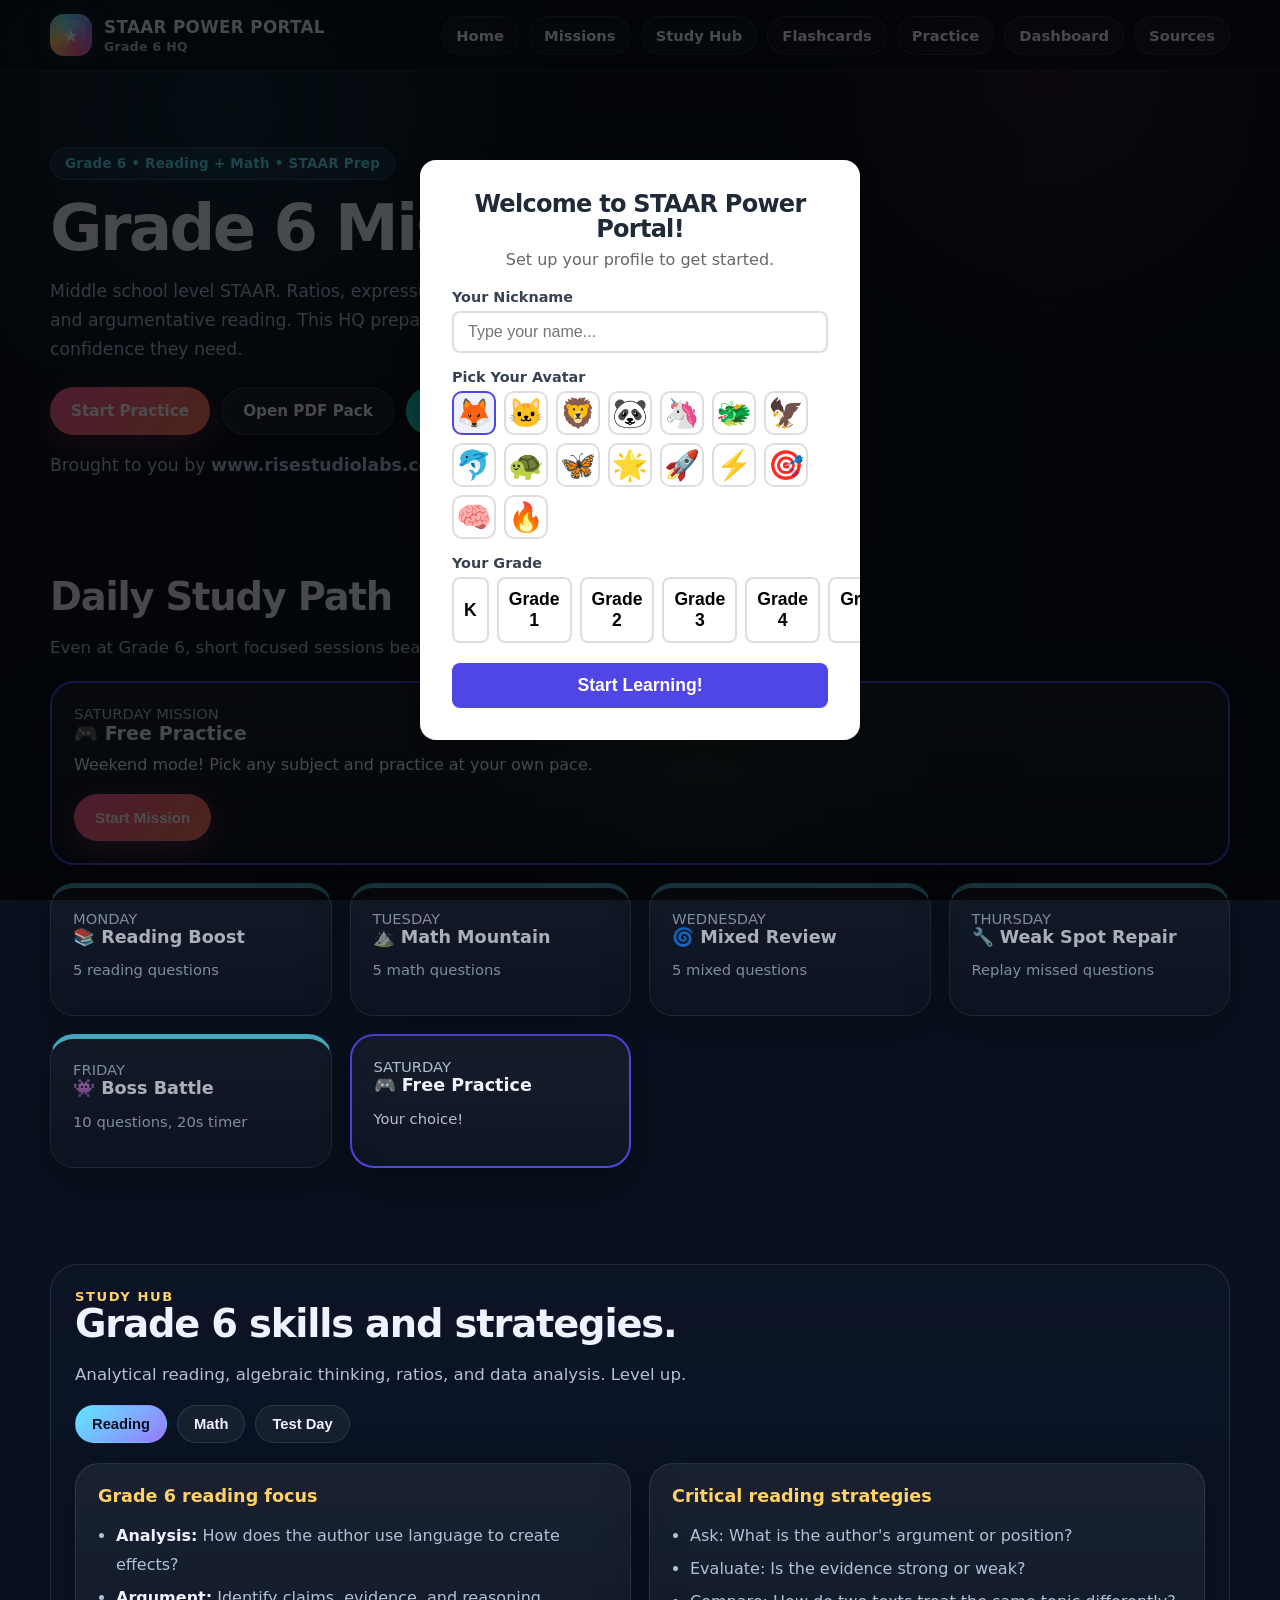
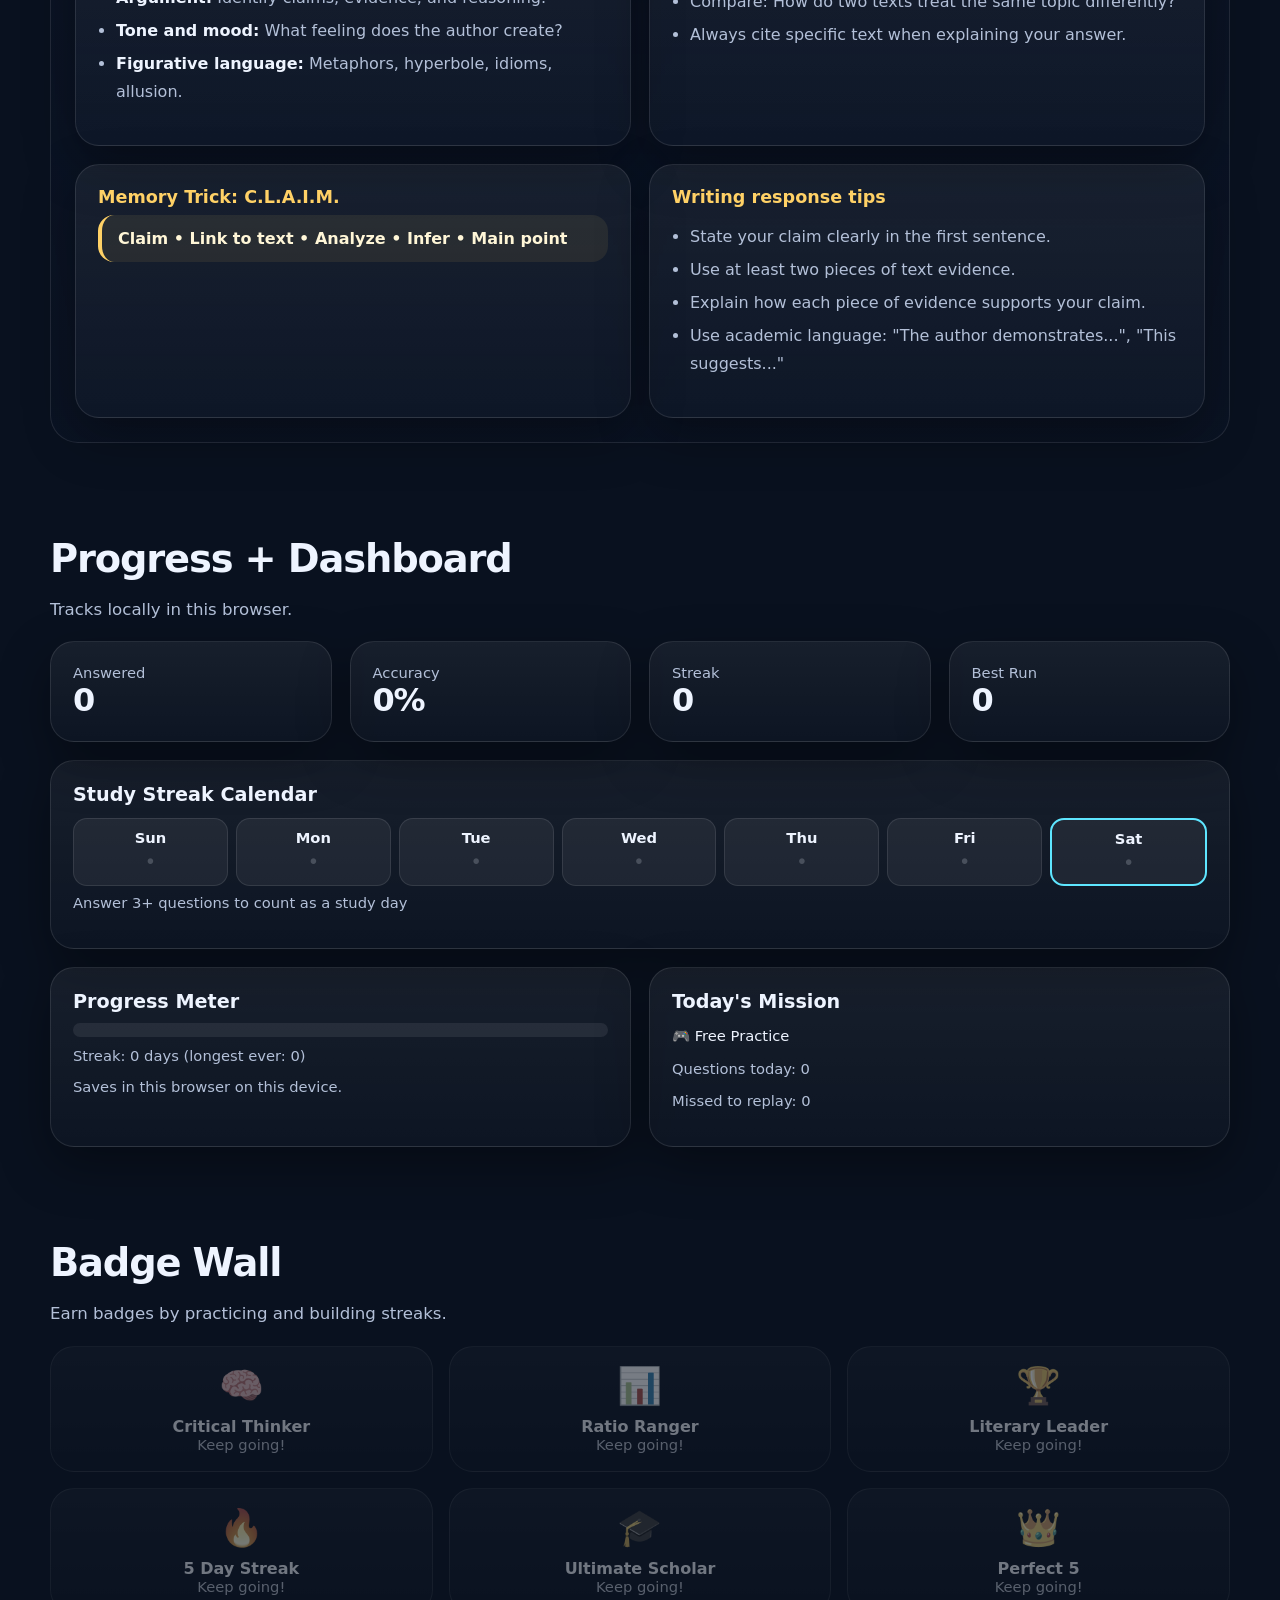
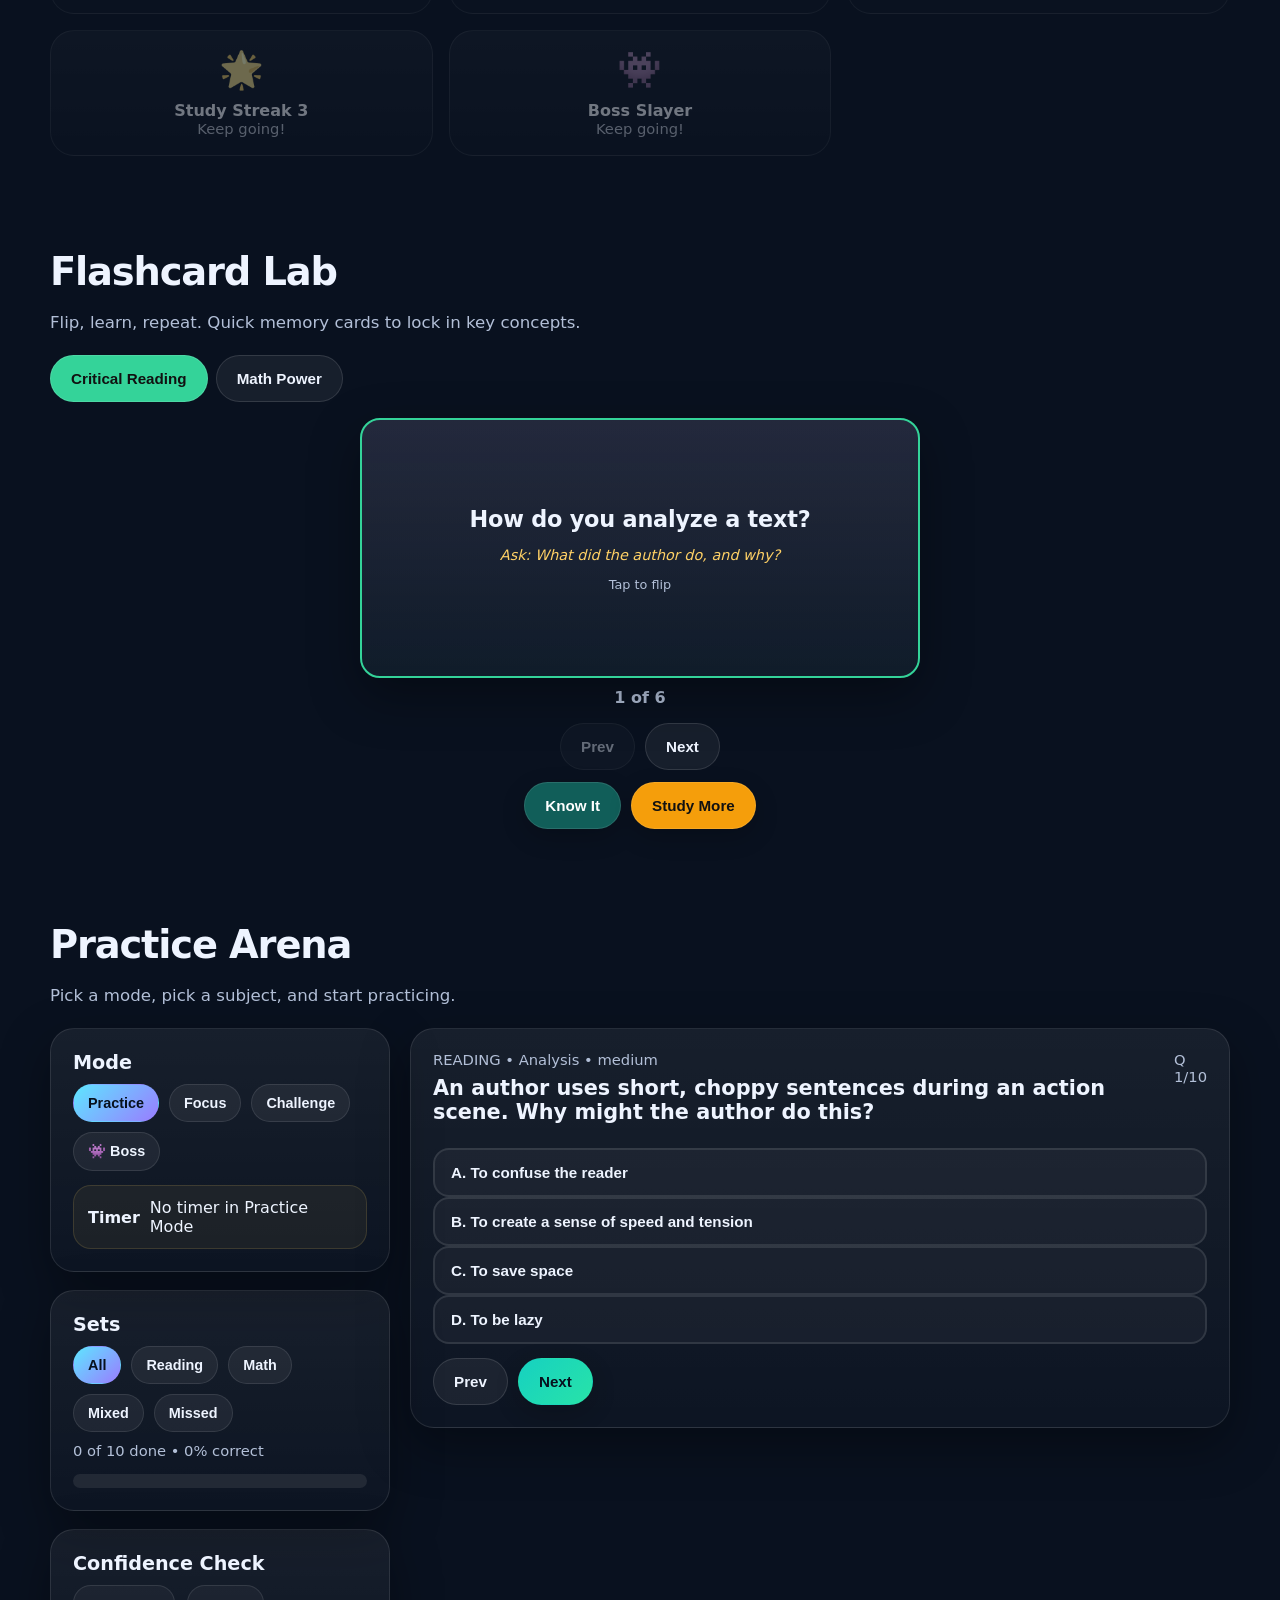
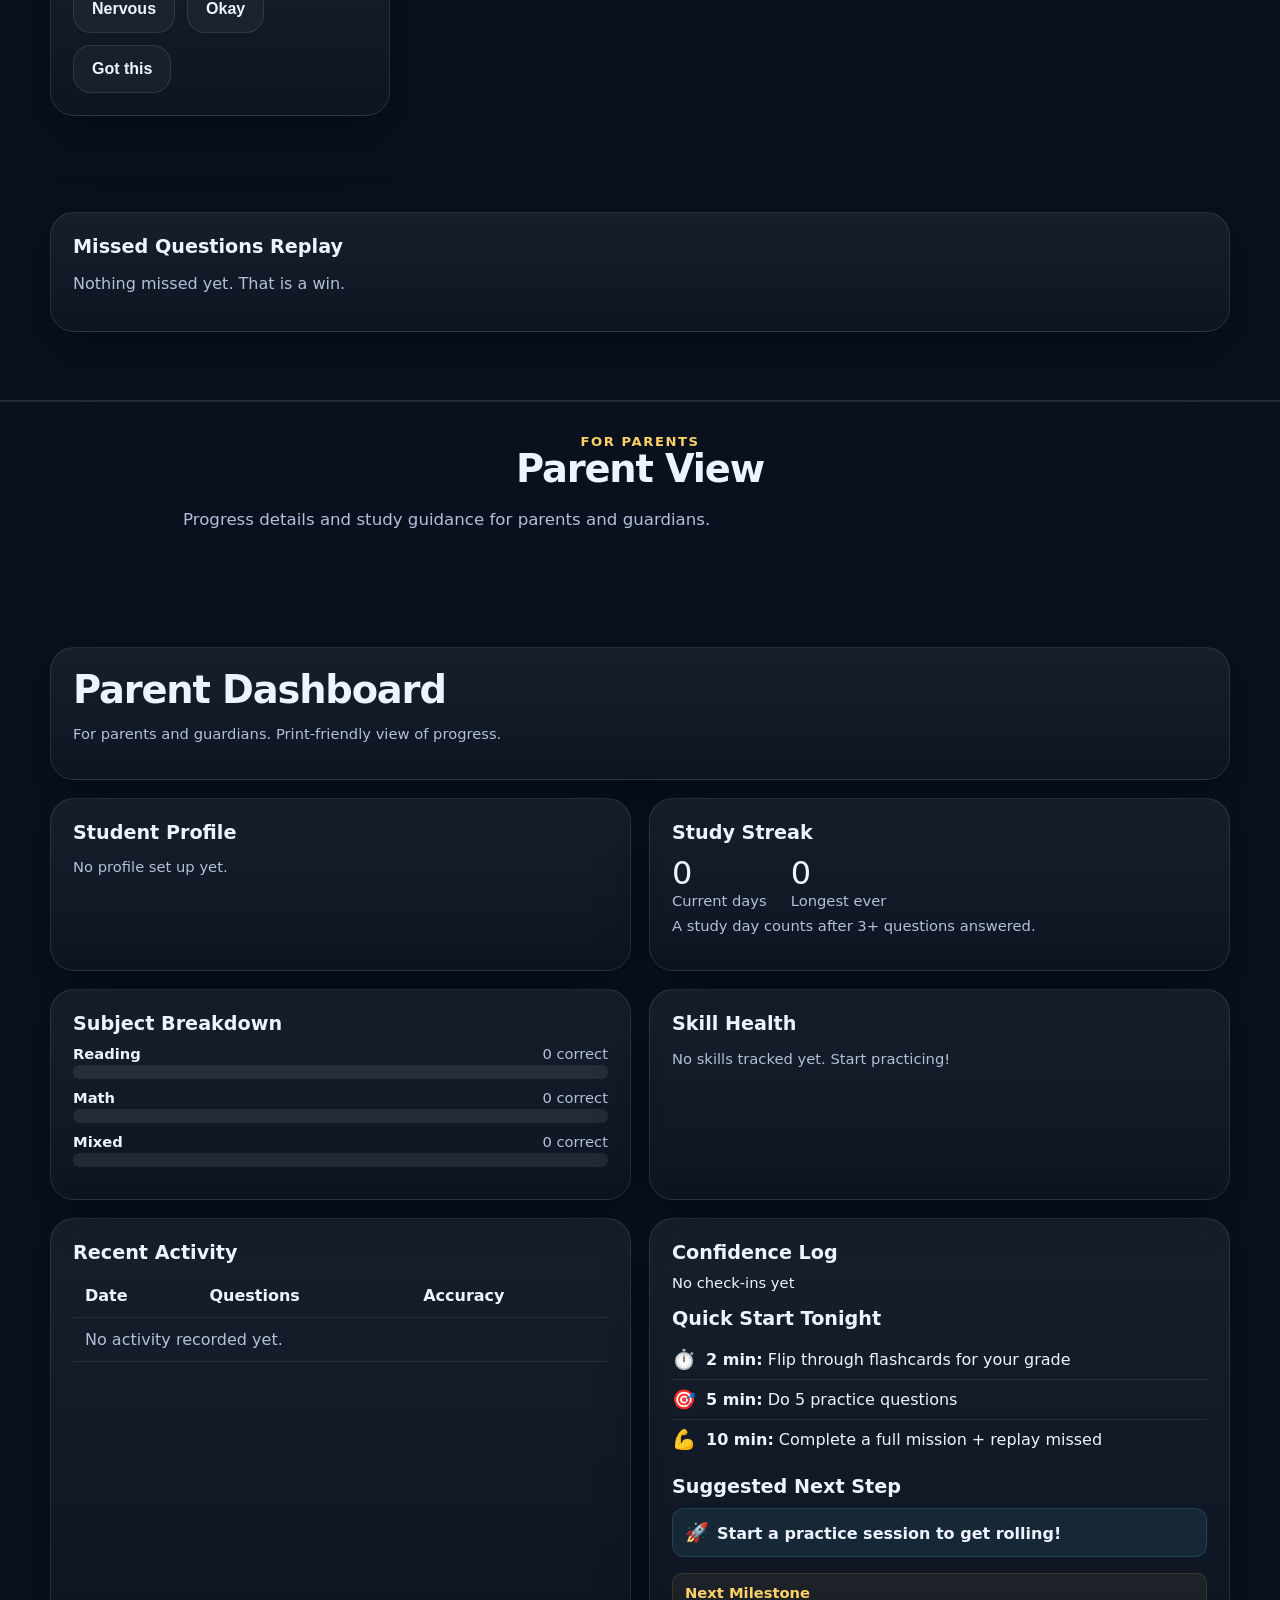
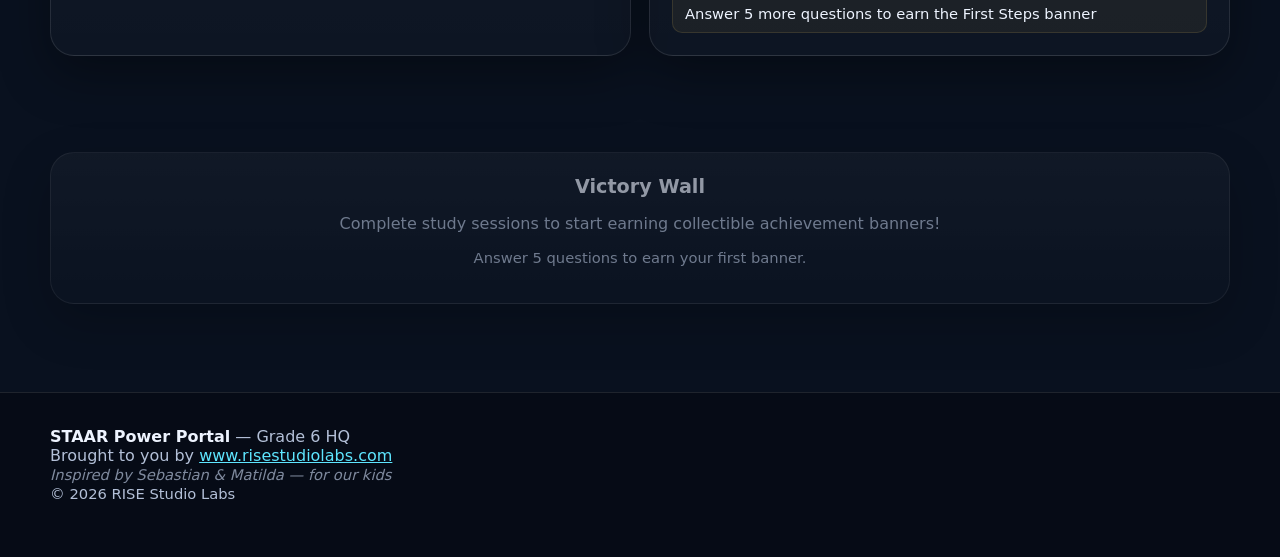
<file: site/grade6.html>
<!DOCTYPE html>
<html lang="en">
<head>
  <meta charset="UTF-8">
  <meta name="viewport" content="width=device-width, initial-scale=1.0">
  <title>Grade 6 HQ — STAAR Power Portal</title>
  <meta name="description" content="Grade 6 STAAR study lab with reading and math missions, cheat sheets, practice questions, badges, and parent dashboard.">
  <link rel="stylesheet" href="css/style.css">
  <link rel="canonical" href="https://staartest.app/grade6">
  <meta property="og:title" content="Grade 6 HQ — STAAR Power Portal">
  <meta property="og:description" content="Grade 6 STAAR study lab — reading + math missions, cheat sheets, practice questions, badges.">
  <meta property="og:type" content="website">
  <meta property="og:url" content="https://staartest.app/grade6">
  <meta property="og:image" content="https://staartest.app/og-image.png">
  <meta property="og:image:width" content="1200">
  <meta property="og:image:height" content="630">
  <meta name="twitter:card" content="summary_large_image">
  <meta name="twitter:title" content="Grade 6 HQ — STAAR Power Portal">
  <meta name="twitter:description" content="Grade 6 STAAR study lab — reading + math missions, cheat sheets, practice questions, badges.">
  <meta name="twitter:image" content="https://staartest.app/og-image.png">
  <link rel="manifest" href="/manifest.json">
  <meta name="theme-color" content="#09111f">
  <link rel="icon" href="/favicon.ico" sizes="any">
  <link rel="icon" type="image/svg+xml" href="/favicon.svg">
  <link rel="apple-touch-icon" href="/apple-touch-icon.png">
  <script type="application/ld+json">
  {
    "@context": "https://schema.org",
    "@type": "Course",
    "name": "Grade 6 STAAR Reading & Math Prep",
    "description": "Free Grade 6 STAAR test preparation \u2014 TEKS-aligned practice questions, flashcards, daily missions, and printable cheat sheets for reading and math.",
    "url": "https://staartest.app/grade6",
    "provider": {
      "@type": "EducationalOrganization",
      "name": "STAAR Power Portal",
      "url": "https://staartest.app"
    },
    "educationalLevel": "6th Grade",
    "teaches": "Texas STAAR Grade 6 Reading and Math standards (TEKS-aligned): figurative language, ratios, integers, equations, statistics, geometry",
    "courseMode": "online",
    "isAccessibleForFree": true,
    "inLanguage": "en-US",
    "audience": {
      "@type": "EducationalAudience",
      "educationalRole": "student"
    },
    "hasCourseInstance": {
      "@type": "CourseInstance",
      "courseMode": "online",
      "courseWorkload": "PT2H"
    },
    "offers": {
      "@type": "Offer",
      "price": "0",
      "priceCurrency": "USD",
      "category": "Free"
    }
  }
  </script>
  <script type="application/ld+json">
  {
    "@context": "https://schema.org",
    "@type": "BreadcrumbList",
    "itemListElement": [
      {
        "@type": "ListItem",
        "position": 1,
        "name": "Home",
        "item": "https://staartest.app/"
      },
      {
        "@type": "ListItem",
        "position": 2,
        "name": "Grade 6 HQ",
        "item": "https://staartest.app/grade6"
      }
    ]
  }
  </script>
</head>
<body data-grade="6">
  <header class="topbar">
    <div class="container nav">
      <a class="brand" href="index.html">
        <span class="badge-orb"></span>
        <span>STAAR POWER PORTAL<small>Grade 6 HQ</small></span>
      </a>
      <nav class="nav-links">
        <a href="index.html">Home</a>
        <a href="#missions">Missions</a>
        <a href="#study">Study Hub</a>
        <a href="#flashcards">Flashcards</a>
        <a href="#practice">Practice</a>
        <a href="#dashboardSection">Dashboard</a>
        <a href="sources.html">Sources</a>
      </nav>
    </div>
  </header>
  
  <main>
<div id="profileBar" class="container" style="margin-top:12px"></div>

  <section class="hero" style="padding-bottom:32px">
    <div class="container">
      <span class="eyebrow">Grade 6 &bull; Reading + Math &bull; STAAR Prep</span>
      <h1>Grade 6 Mission Control</h1>
      <p>
        Middle school level STAAR. Ratios, expressions, deeper literary analysis, and argumentative reading.
        This HQ prepares students with the skills and confidence they need.
      </p>
      <div class="cta-row">
        <a class="btn primary" href="#practice">Start Practice</a>
        <a class="btn ghost" href="assets/pdfs/grade6_power_pack.pdf">Open PDF Pack</a>
        <button class="btn teal no-print" onclick="window.print()">Print This Page</button>
      </div>
      <p class="small muted" style="margin-top:16px">Brought to you by <strong>www.risestudiolabs.com</strong></p>
    </div>
  </section>

  <section id="missions" class="section">
    <div class="container">
      <h2>Daily Study Path</h2>
      <p class="lead">Even at Grade 6, short focused sessions beat long marathons. Stay consistent.</p>
      <div id="missionArea" class="grid-4" style="margin-top:18px"></div>
    </div>
  </section>

  <section id="study" class="section">
    <div class="container">
      <div class="study-hub">
        <div class="kicker">Study Hub</div>
        <h2>Grade 6 skills and strategies.</h2>
        <p class="lead">Analytical reading, algebraic thinking, ratios, and data analysis. Level up.</p>

        <div class="subject-tabs">
          <button class="subject-tab active" data-tab="reading">Reading</button>
          <button class="subject-tab" data-tab="math">Math</button>
          <button class="subject-tab" data-tab="testday">Test Day</button>
        </div>

        <div class="subject-panel active" data-panel="reading">
          <div class="cheat-grid">
            <div class="cheat">
              <h3>Grade 6 reading focus</h3>
              <ul class="pretty">
                <li><strong>Analysis:</strong> How does the author use language to create effects?</li>
                <li><strong>Argument:</strong> Identify claims, evidence, and reasoning.</li>
                <li><strong>Tone and mood:</strong> What feeling does the author create?</li>
                <li><strong>Figurative language:</strong> Metaphors, hyperbole, idioms, allusion.</li>
              </ul>
            </div>
            <div class="cheat">
              <h3>Critical reading strategies</h3>
              <ul class="pretty">
                <li>Ask: What is the author's argument or position?</li>
                <li>Evaluate: Is the evidence strong or weak?</li>
                <li>Compare: How do two texts treat the same topic differently?</li>
                <li>Always cite specific text when explaining your answer.</li>
              </ul>
            </div>
            <div class="cheat">
              <h3>Memory Trick: C.L.A.I.M.</h3>
              <div class="callout">
                <strong>C</strong>laim &bull; <strong>L</strong>ink to text &bull; <strong>A</strong>nalyze &bull; <strong>I</strong>nfer &bull; <strong>M</strong>ain point
              </div>
            </div>
            <div class="cheat">
              <h3>Writing response tips</h3>
              <ul class="pretty">
                <li>State your claim clearly in the first sentence.</li>
                <li>Use at least two pieces of text evidence.</li>
                <li>Explain how each piece of evidence supports your claim.</li>
                <li>Use academic language: "The author demonstrates...", "This suggests..."</li>
              </ul>
            </div>
          </div>
        </div>

        <div class="subject-panel" data-panel="math">
          <div class="cheat-grid">
            <div class="cheat">
              <h3>Grade 6 math zones</h3>
              <ul class="pretty">
                <li>Ratios and proportional reasoning</li>
                <li>Percentages, fractions, and decimals</li>
                <li>Algebraic expressions and equations</li>
                <li>Integers and the number line</li>
                <li>Area, surface area, and volume</li>
                <li>Data analysis: mean, median, mode</li>
              </ul>
            </div>
            <div class="cheat">
              <h3>Key strategies</h3>
              <ul class="pretty">
                <li><strong>Set up ratios</strong> as fractions and cross-multiply.</li>
                <li><strong>Translate words to math:</strong> "is" = equals, "of" = multiply.</li>
                <li><strong>Use inverse operations</strong> to solve equations.</li>
                <li><strong>Plot on number lines</strong> to understand negative numbers.</li>
              </ul>
            </div>
            <div class="cheat">
              <h3>Memory Trick: S.O.L.V.E.</h3>
              <div class="callout">
                <strong>S</strong>tudy the problem &bull; <strong>O</strong>rganize info &bull; <strong>L</strong>ine up a plan &bull; <strong>V</strong>erify your work &bull; <strong>E</strong>xplain your answer
              </div>
            </div>
            <div class="cheat">
              <h3>Check yourself</h3>
              <ul class="pretty">
                <li>Did I define my variable?</li>
                <li>Did I simplify fully?</li>
                <li>Does my answer make sense in context?</li>
                <li>Did I check with inverse operations?</li>
              </ul>
            </div>
          </div>
        </div>

        <div class="subject-panel" data-panel="testday">
          <div class="cheat-grid">
            <div class="cheat">
              <h3>Night before</h3>
              <ul class="pretty"><li>Organize materials.</li><li>Review key formulas only.</li><li>Sleep early.</li></ul>
            </div>
            <div class="cheat">
              <h3>Morning of</h3>
              <ul class="pretty"><li>Fuel up with a good meal.</li><li>Positive visualization.</li><li>Arrive prepared and calm.</li></ul>
            </div>
            <div class="cheat">
              <h3>During the test</h3>
              <ul class="pretty"><li>Budget your time — don't get stuck.</li><li>Show all work.</li><li>Use process of elimination.</li></ul>
            </div>
            <div class="cheat">
              <h3>Mindset</h3>
              <div class="callout">"I've done the work. I trust my process. Let's go."</div>
            </div>
          </div>
        </div>
      </div>
    </div>
  </section>

  <section id="dashboardSection" class="section">
    <div class="container">
      <h2>Progress + Dashboard</h2>
      <p class="lead">Tracks locally in this browser.</p>
      <div id="dashboard"></div>
    </div>
  </section>

  <section class="section">
    <div class="container">
      <h2>Badge Wall</h2>
      <p class="lead">Earn badges by practicing and building streaks.</p>
      <div id="badgeGrid" class="badge-grid" style="margin-top:18px"></div>
    </div>
  </section>

  <!-- FLASHCARD LAB -->
  <section id="flashcards" class="section">
    <div class="container">
      <h2>Flashcard Lab</h2>
      <p class="lead">Flip, learn, repeat. Quick memory cards to lock in key concepts.</p>
      <div id="flashcardLab" style="margin-top:18px"></div>
    </div>
  </section>

  <section id="practice" class="section">
    <div class="container">
      <h2>Practice Arena</h2>
      <p class="lead">Pick a mode, pick a subject, and start practicing.</p>
      <div id="practiceApp" style="margin-top:18px"></div>
    </div>
  </section>

  <section class="section"><div class="container" id="missedList"></div></section>
  <!-- PARENT SECTION (below kid flow) -->
  <section class="section" style="border-top:2px solid var(--line);margin-top:20px;padding-top:32px">
    <div class="container center">
      <div class="kicker">For Parents</div>
      <h2>Parent View</h2>
      <p class="lead">Progress details and study guidance for parents and guardians.</p>
    </div>
  </section>
  <section class="section"><div class="container" id="parentDashboard"></div></section>
  <section class="section"><div class="container" id="certificateArea"></div></section>
  </main>

  <footer class="footer">
    <div class="container">
      <strong>STAAR Power Portal</strong> — Grade 6 HQ<br>
      Brought to you by <a href="https://www.risestudiolabs.com">www.risestudiolabs.com</a><br>
      <span class="small" style="opacity:.7;font-style:italic">Inspired by Sebastian &amp; Matilda — for our kids</span><br>
      <span class="small">&copy; <span data-year></span> RISE Studio Labs</span>
    </div>
  </footer>

  <script src="js/app.js"></script>
</body>
</html>
</file>
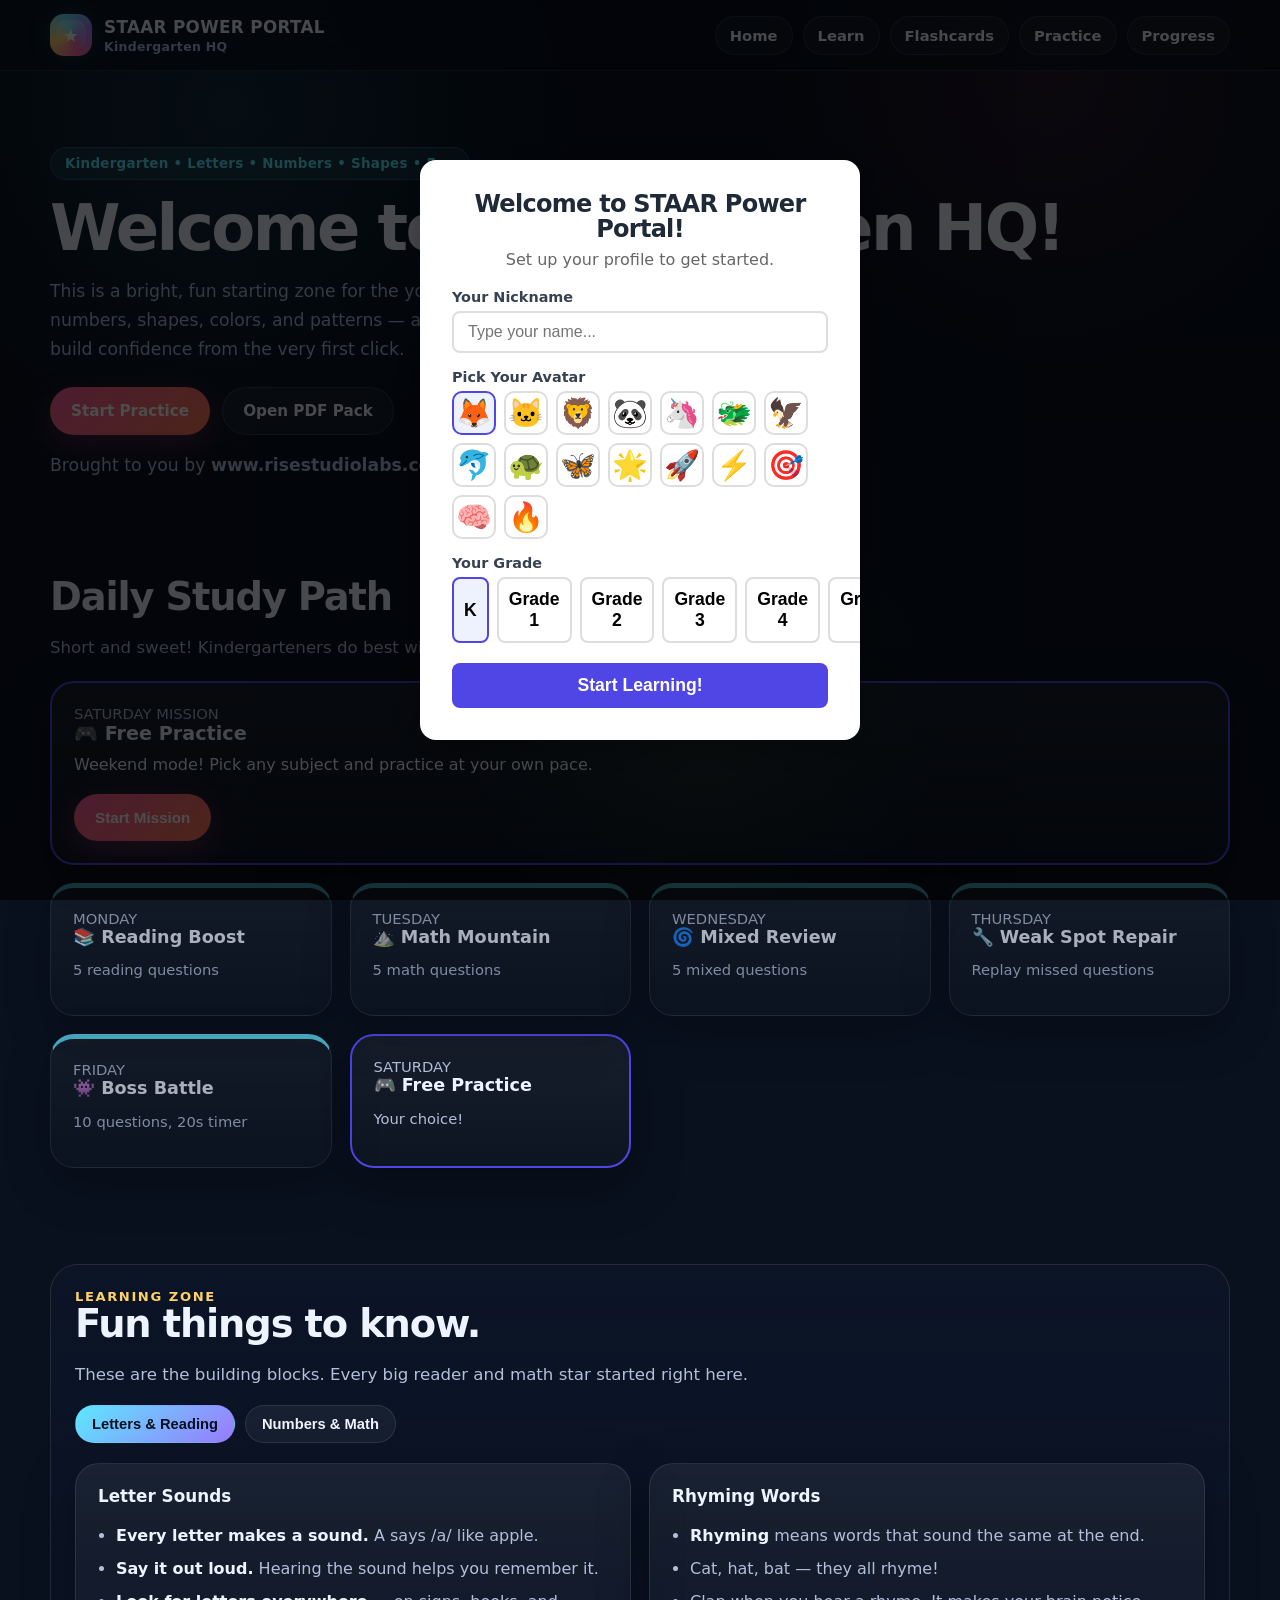
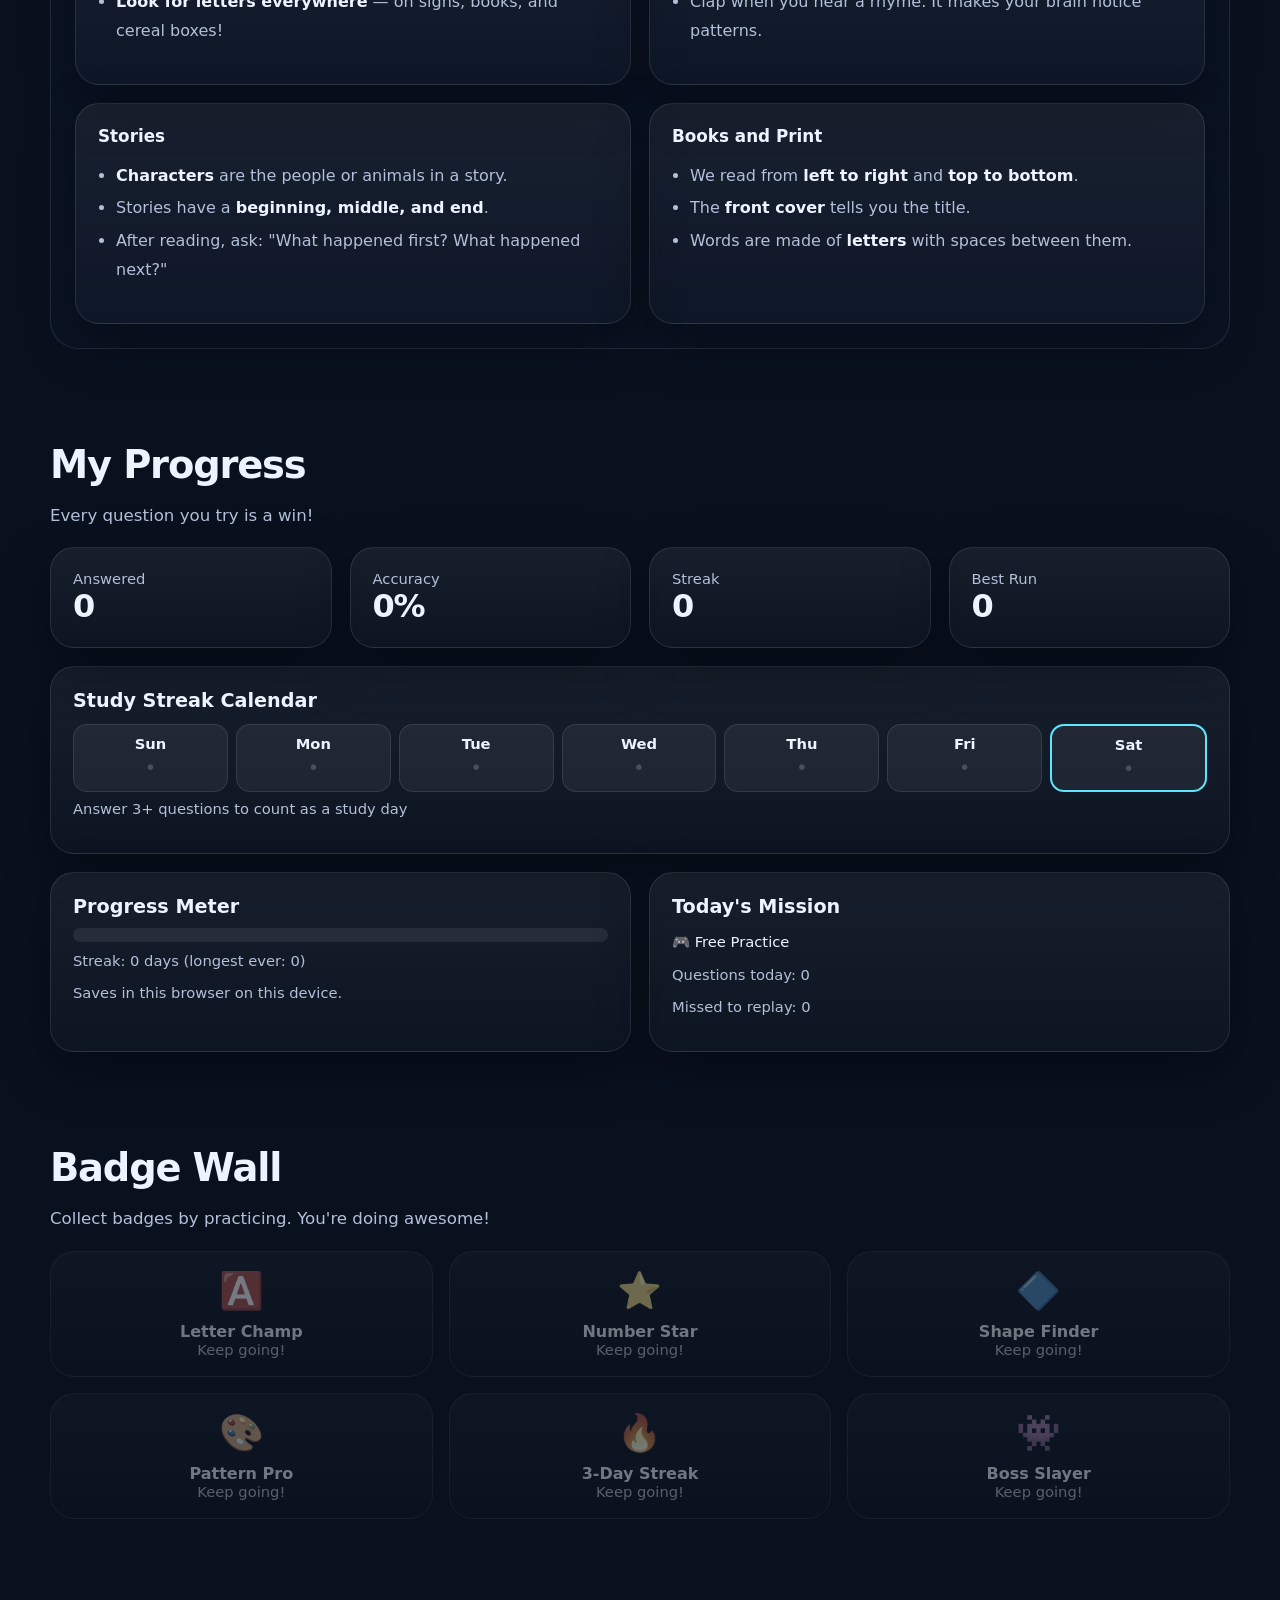
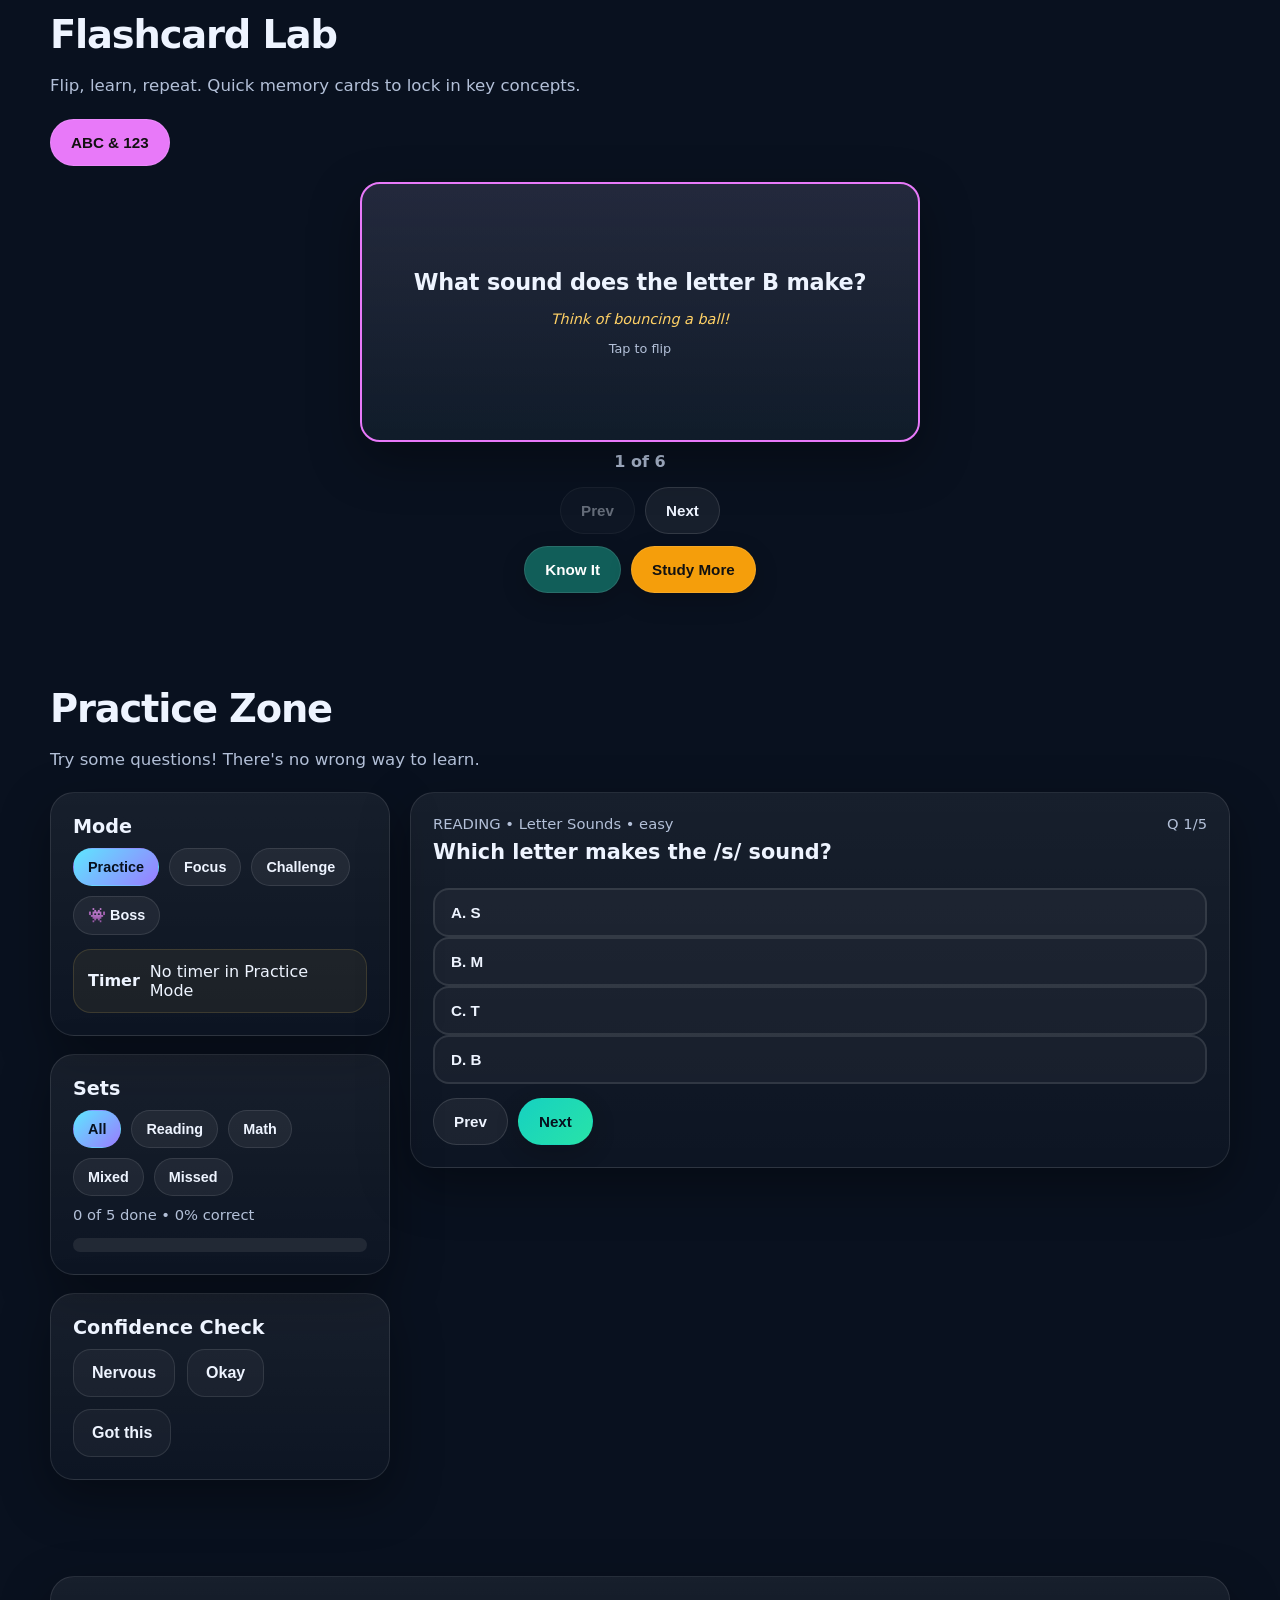
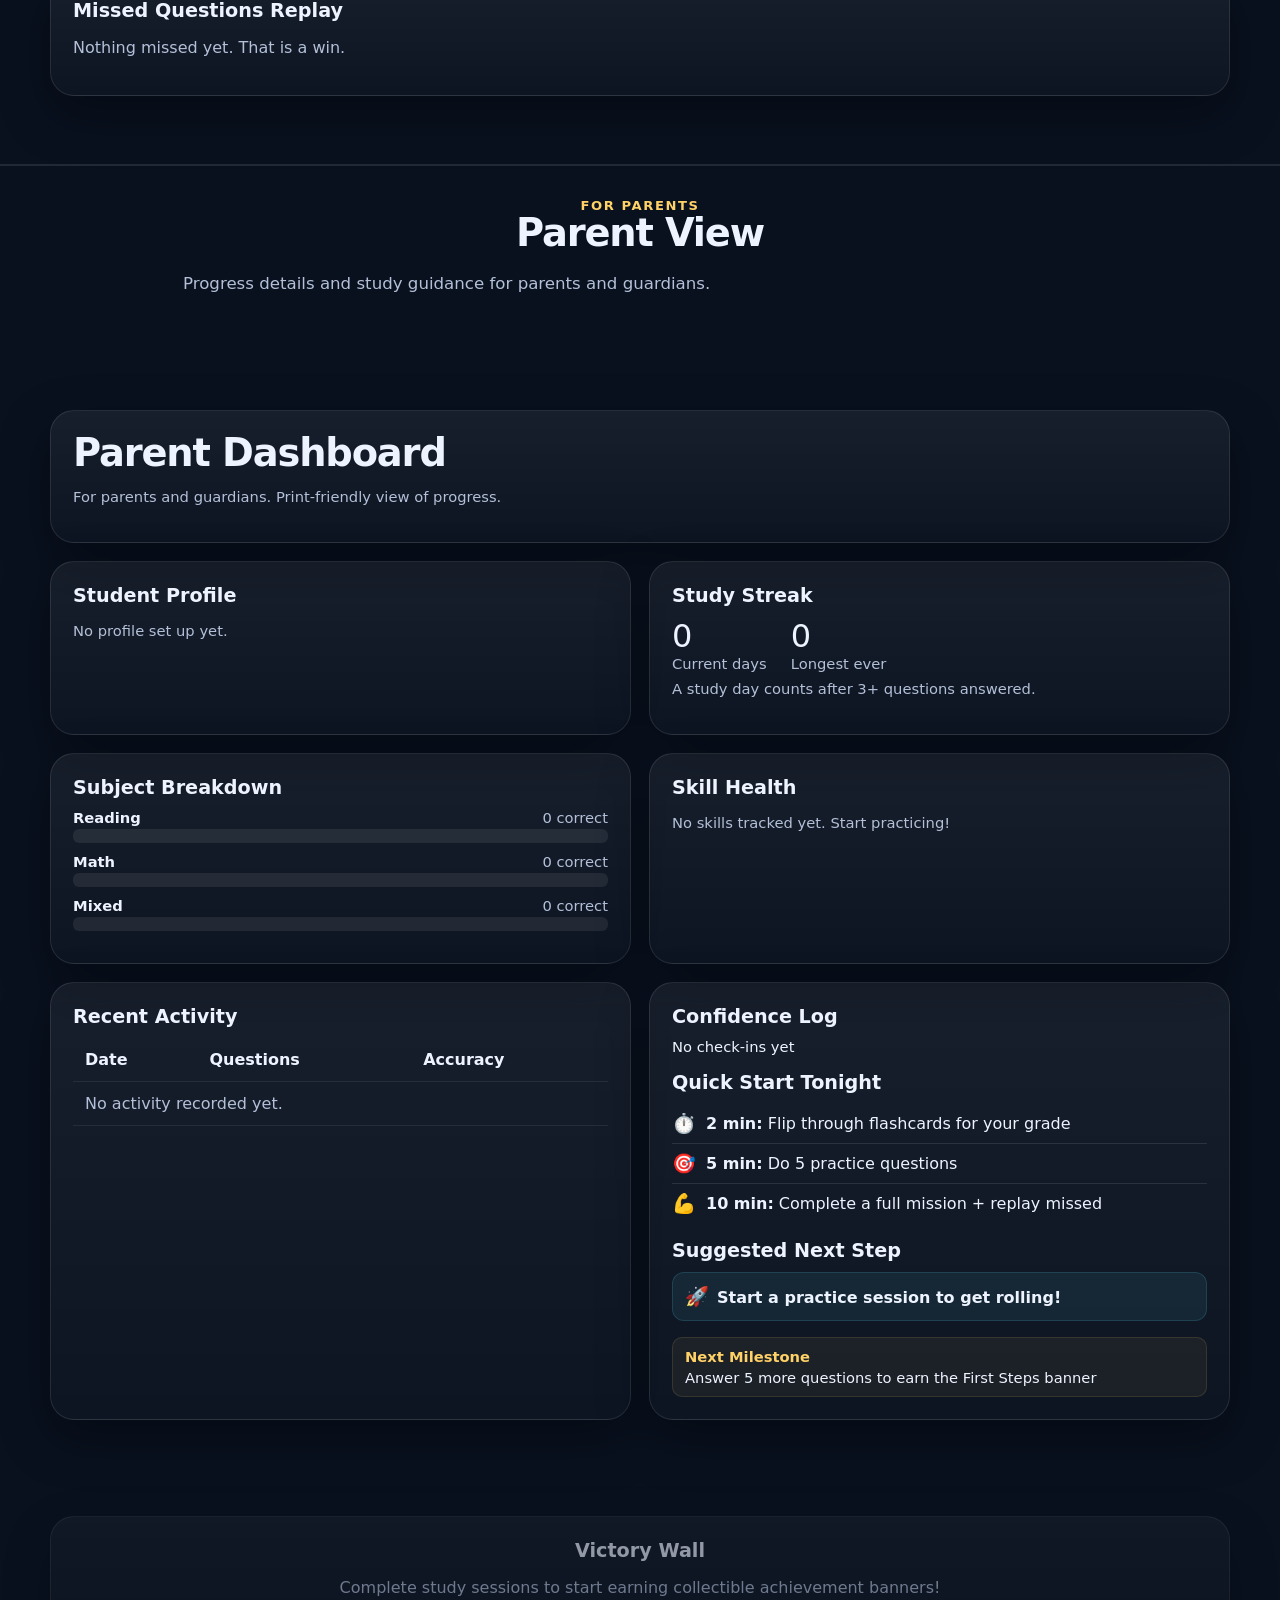
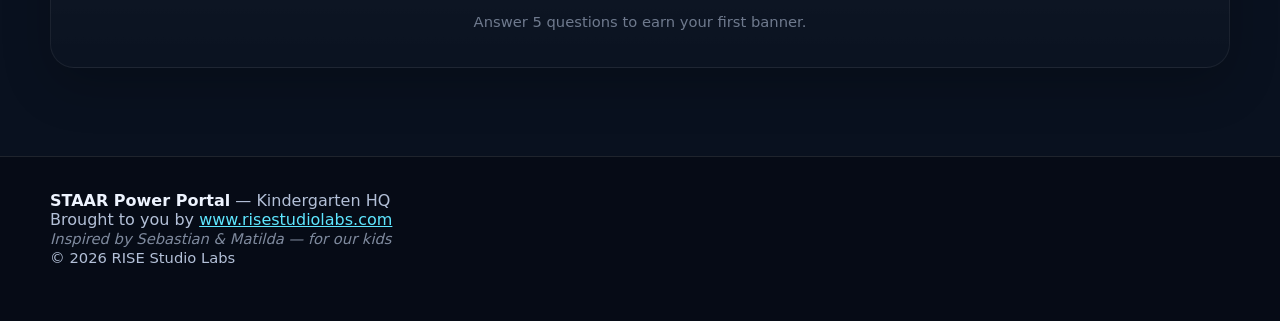
<file: site/gradeK.html>
<!DOCTYPE html>
<html lang="en">
<head>
  <meta charset="UTF-8">
  <meta name="viewport" content="width=device-width, initial-scale=1.0">
  <title>Kindergarten HQ — STAAR Power Portal</title>
  <meta name="description" content="Kindergarten learning zone with fun letter, number, shape, and pattern activities to build early confidence.">
  <link rel="stylesheet" href="css/style.css">
</head>
<body data-grade="K">
  <header class="topbar">
    <div class="container nav">
      <a class="brand" href="index.html">
        <span class="badge-orb"></span>
        <span>STAAR POWER PORTAL<small>Kindergarten HQ</small></span>
      </a>
      <nav class="nav-links">
        <a href="index.html">Home</a>
        <a href="#study">Learn</a>
        <a href="#flashcards">Flashcards</a>
        <a href="#practice">Practice</a>
        <a href="#dashboardSection">Progress</a>
      </nav>
    </div>
  </header>
  <div id="profileBar" class="container" style="margin-top:12px"></div>

  <section class="hero" style="padding-bottom:32px">
    <div class="container">
      <span class="eyebrow">Kindergarten &bull; Letters &bull; Numbers &bull; Shapes &bull; Fun</span>
      <h1>Welcome to Kindergarten HQ!</h1>
      <p>
        This is a bright, fun starting zone for the youngest learners. Letters, numbers, shapes, colors, and patterns — all in short, playful activities that build confidence from the very first click.
      </p>
      <div class="cta-row">
        <a class="btn primary" href="#practice">Start Practice</a>
        <a class="btn ghost" href="assets/pdfs/gradeK_power_pack.pdf">Open PDF Pack</a>
      </div>
      <p class="small muted" style="margin-top:16px">Brought to you by <strong>www.risestudiolabs.com</strong></p>
    </div>
  </section>

  <section id="missions" class="section">
    <div class="container">
      <h2>Daily Study Path</h2>
      <p class="lead">Short and sweet! Kindergarteners do best with tiny wins and lots of encouragement.</p>
      <div id="missionArea" class="grid-4" style="margin-top:18px"></div>
    </div>
  </section>

  <section id="study" class="section">
    <div class="container">
      <div class="study-hub">
        <div class="kicker">Learning Zone</div>
        <h2>Fun things to know.</h2>
        <p class="lead">These are the building blocks. Every big reader and math star started right here.</p>

        <div class="subject-tabs">
          <button class="subject-tab active" data-tab="reading">Letters &amp; Reading</button>
          <button class="subject-tab" data-tab="math">Numbers &amp; Math</button>
        </div>

        <div class="subject-panel active" data-panel="reading">
          <div class="cheat-grid">
            <div class="cheat">
              <h4>Letter Sounds</h4>
              <ul class="pretty">
                <li><strong>Every letter makes a sound.</strong> A says /a/ like apple.</li>
                <li><strong>Say it out loud.</strong> Hearing the sound helps you remember it.</li>
                <li><strong>Look for letters everywhere</strong> — on signs, books, and cereal boxes!</li>
              </ul>
            </div>
            <div class="cheat">
              <h4>Rhyming Words</h4>
              <ul class="pretty">
                <li><strong>Rhyming</strong> means words that sound the same at the end.</li>
                <li>Cat, hat, bat — they all rhyme!</li>
                <li>Clap when you hear a rhyme. It makes your brain notice patterns.</li>
              </ul>
            </div>
            <div class="cheat">
              <h4>Stories</h4>
              <ul class="pretty">
                <li><strong>Characters</strong> are the people or animals in a story.</li>
                <li>Stories have a <strong>beginning, middle, and end</strong>.</li>
                <li>After reading, ask: "What happened first? What happened next?"</li>
              </ul>
            </div>
            <div class="cheat">
              <h4>Books and Print</h4>
              <ul class="pretty">
                <li>We read from <strong>left to right</strong> and <strong>top to bottom</strong>.</li>
                <li>The <strong>front cover</strong> tells you the title.</li>
                <li>Words are made of <strong>letters</strong> with spaces between them.</li>
              </ul>
            </div>
          </div>
        </div>

        <div class="subject-panel" data-panel="math">
          <div class="cheat-grid">
            <div class="cheat">
              <h4>Counting</h4>
              <ul class="pretty">
                <li>Count to 20 and back! Practice every day.</li>
                <li>Touch each object as you count — <strong>one touch, one number</strong>.</li>
                <li>Count things at home: toys, steps, crackers!</li>
              </ul>
            </div>
            <div class="cheat">
              <h4>Shapes</h4>
              <ul class="pretty">
                <li><strong>Circle:</strong> Round like a ball.</li>
                <li><strong>Square:</strong> 4 equal sides.</li>
                <li><strong>Triangle:</strong> 3 sides.</li>
                <li><strong>Rectangle:</strong> Like a door — 2 long sides, 2 short sides.</li>
              </ul>
            </div>
            <div class="cheat">
              <h4>Comparing</h4>
              <ul class="pretty">
                <li><strong>More, fewer, same</strong> — compare groups of things.</li>
                <li><strong>Bigger and smaller</strong> — which one takes up more space?</li>
                <li><strong>Taller and shorter</strong> — stand two things next to each other!</li>
              </ul>
            </div>
            <div class="cheat">
              <h4>Adding</h4>
              <ul class="pretty">
                <li><strong>Adding means putting together.</strong></li>
                <li>Use your fingers! 3 fingers + 2 fingers = 5 fingers.</li>
                <li>Draw dots to help you count.</li>
              </ul>
            </div>
          </div>
        </div>
      </div>
    </div>
  </section>

  <section id="dashboardSection" class="section">
    <div class="container">
      <h2>My Progress</h2>
      <p class="lead">Every question you try is a win!</p>
      <div id="dashboard"></div>
    </div>
  </section>

  <section class="section">
    <div class="container">
      <h2>Badge Wall</h2>
      <p class="lead">Collect badges by practicing. You're doing awesome!</p>
      <div id="badgeGrid" class="badge-grid" style="margin-top:18px"></div>
    </div>
  </section>

  <!-- FLASHCARD LAB -->
  <section id="flashcards" class="section">
    <div class="container">
      <h2>Flashcard Lab</h2>
      <p class="lead">Flip, learn, repeat. Quick memory cards to lock in key concepts.</p>
      <div id="flashcardLab" style="margin-top:18px"></div>
    </div>
  </section>

  <section id="practice" class="section">
    <div class="container">
      <h2>Practice Zone</h2>
      <p class="lead">Try some questions! There's no wrong way to learn.</p>
      <div id="practiceApp" style="margin-top:18px"></div>
    </div>
  </section>

  <section class="section"><div class="container" id="missedList"></div></section>
  <!-- PARENT SECTION (below kid flow) -->
  <section class="section" style="border-top:2px solid var(--line);margin-top:20px;padding-top:32px">
    <div class="container center">
      <div class="kicker">For Parents</div>
      <h2>Parent View</h2>
      <p class="lead">Progress details and study guidance for parents and guardians.</p>
    </div>
  </section>
  <section class="section"><div class="container" id="parentDashboard"></div></section>
  <section class="section"><div class="container" id="certificateArea"></div></section>

  <footer class="footer">
    <div class="container">
      <strong>STAAR Power Portal</strong> — Kindergarten HQ<br>
      Brought to you by <a href="https://www.risestudiolabs.com">www.risestudiolabs.com</a><br>
      <span class="small" style="opacity:.7;font-style:italic">Inspired by Sebastian &amp; Matilda — for our kids</span><br>
      <span class="small">&copy; <span data-year></span> RISE Studio Labs</span>
    </div>
  </footer>
  <script src="js/app.js"></script>
</body>
</html>
</file>
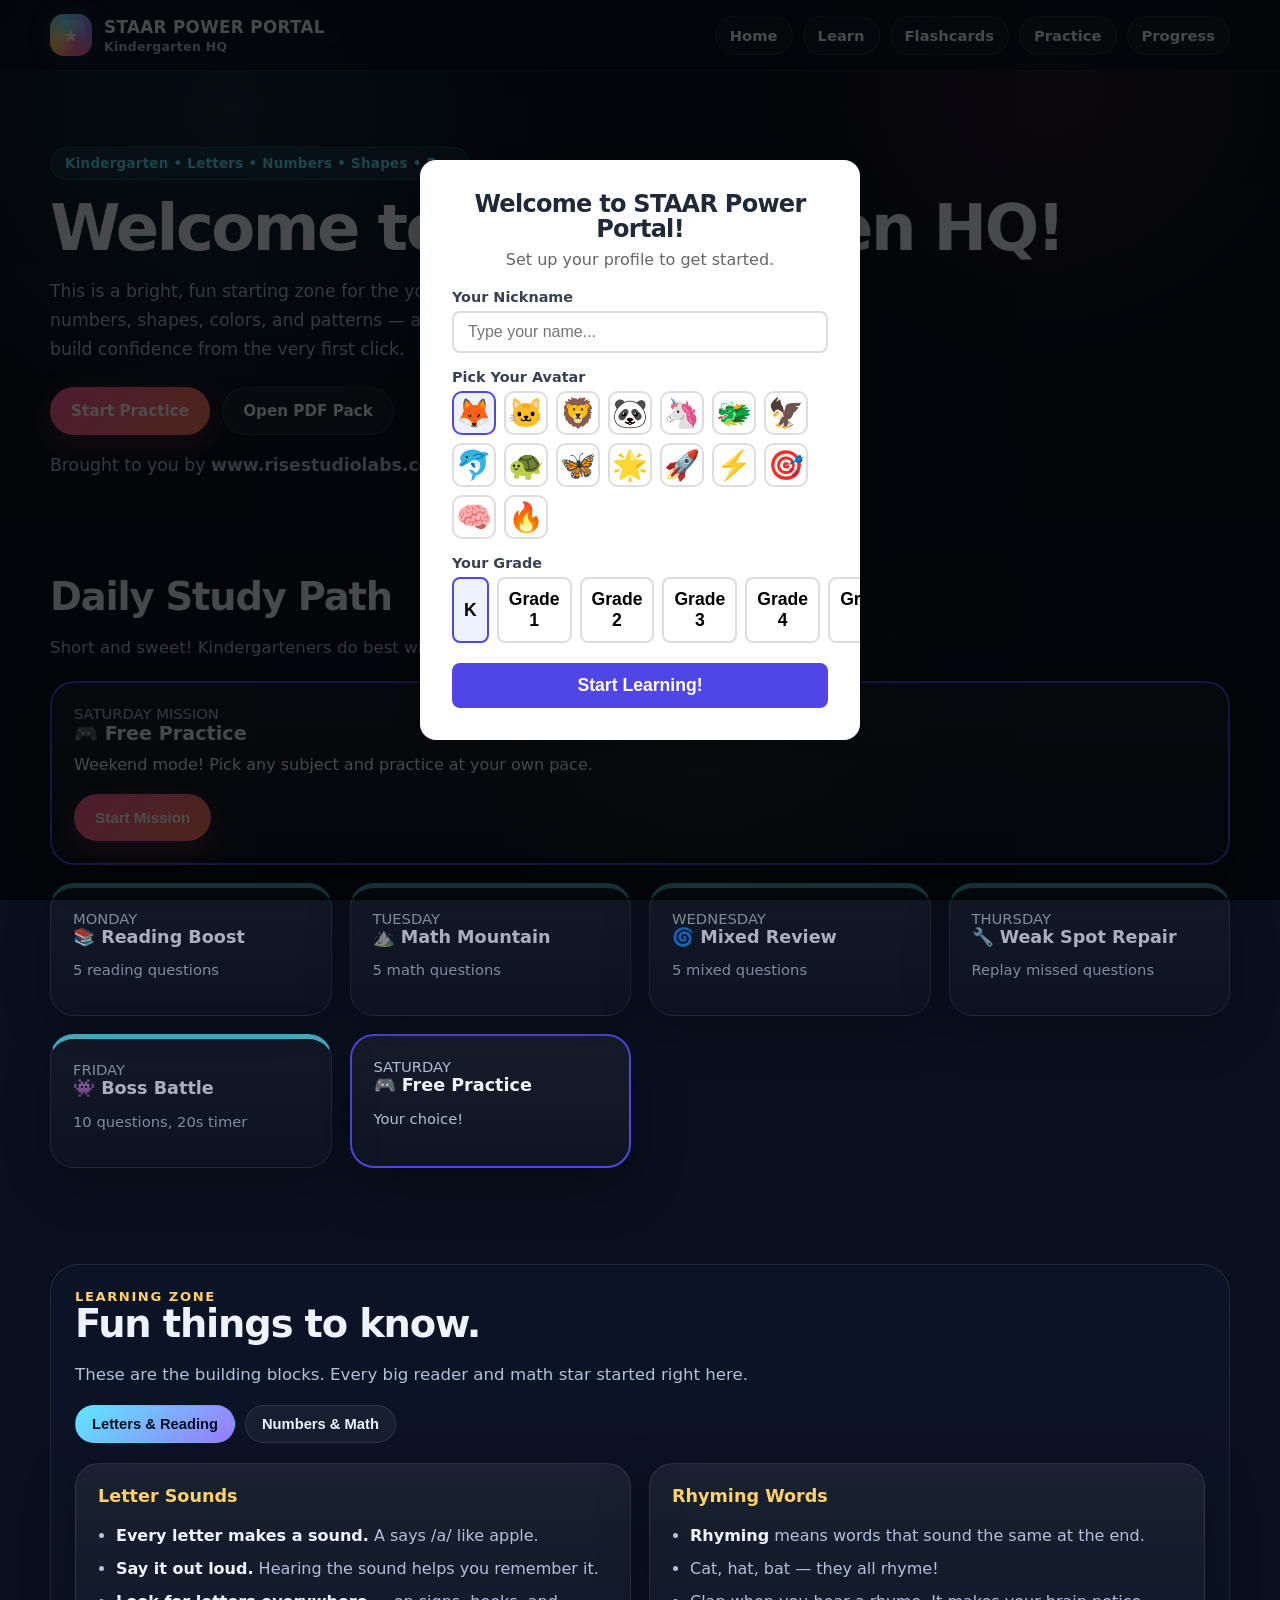
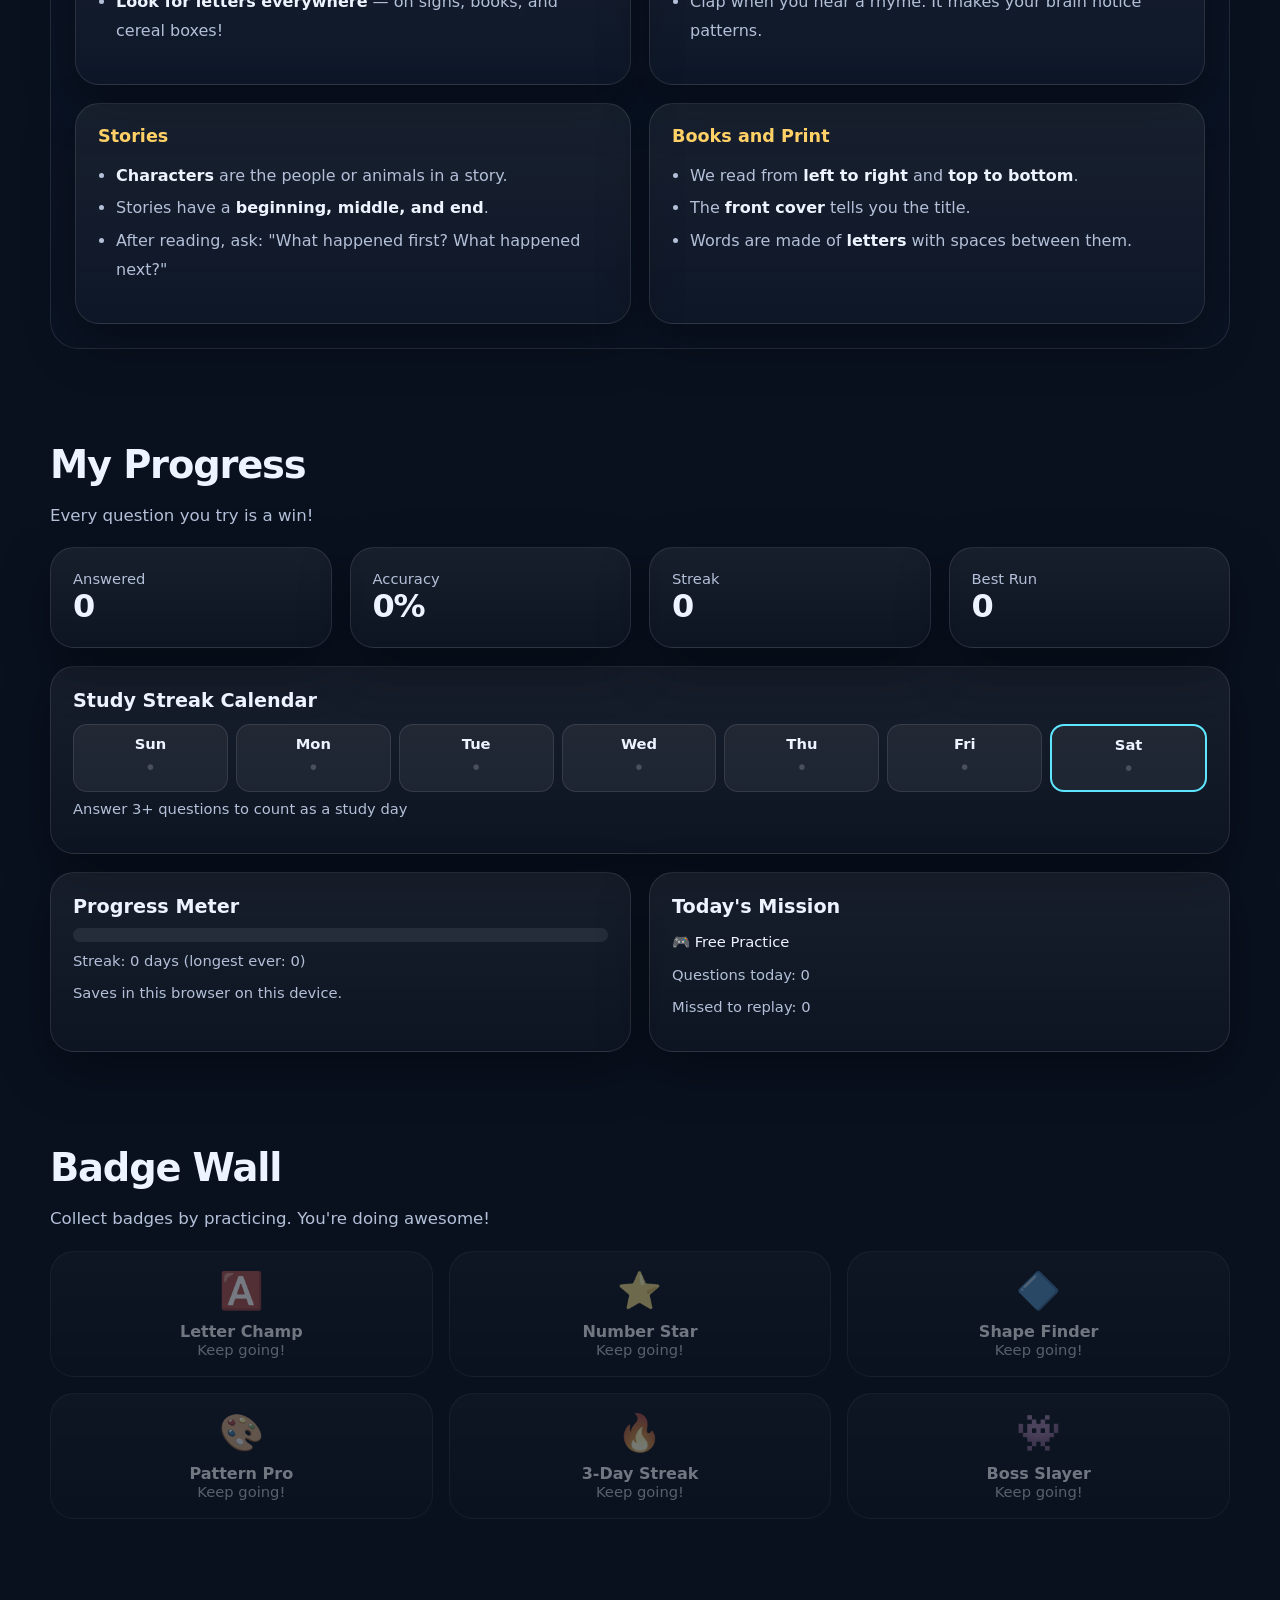
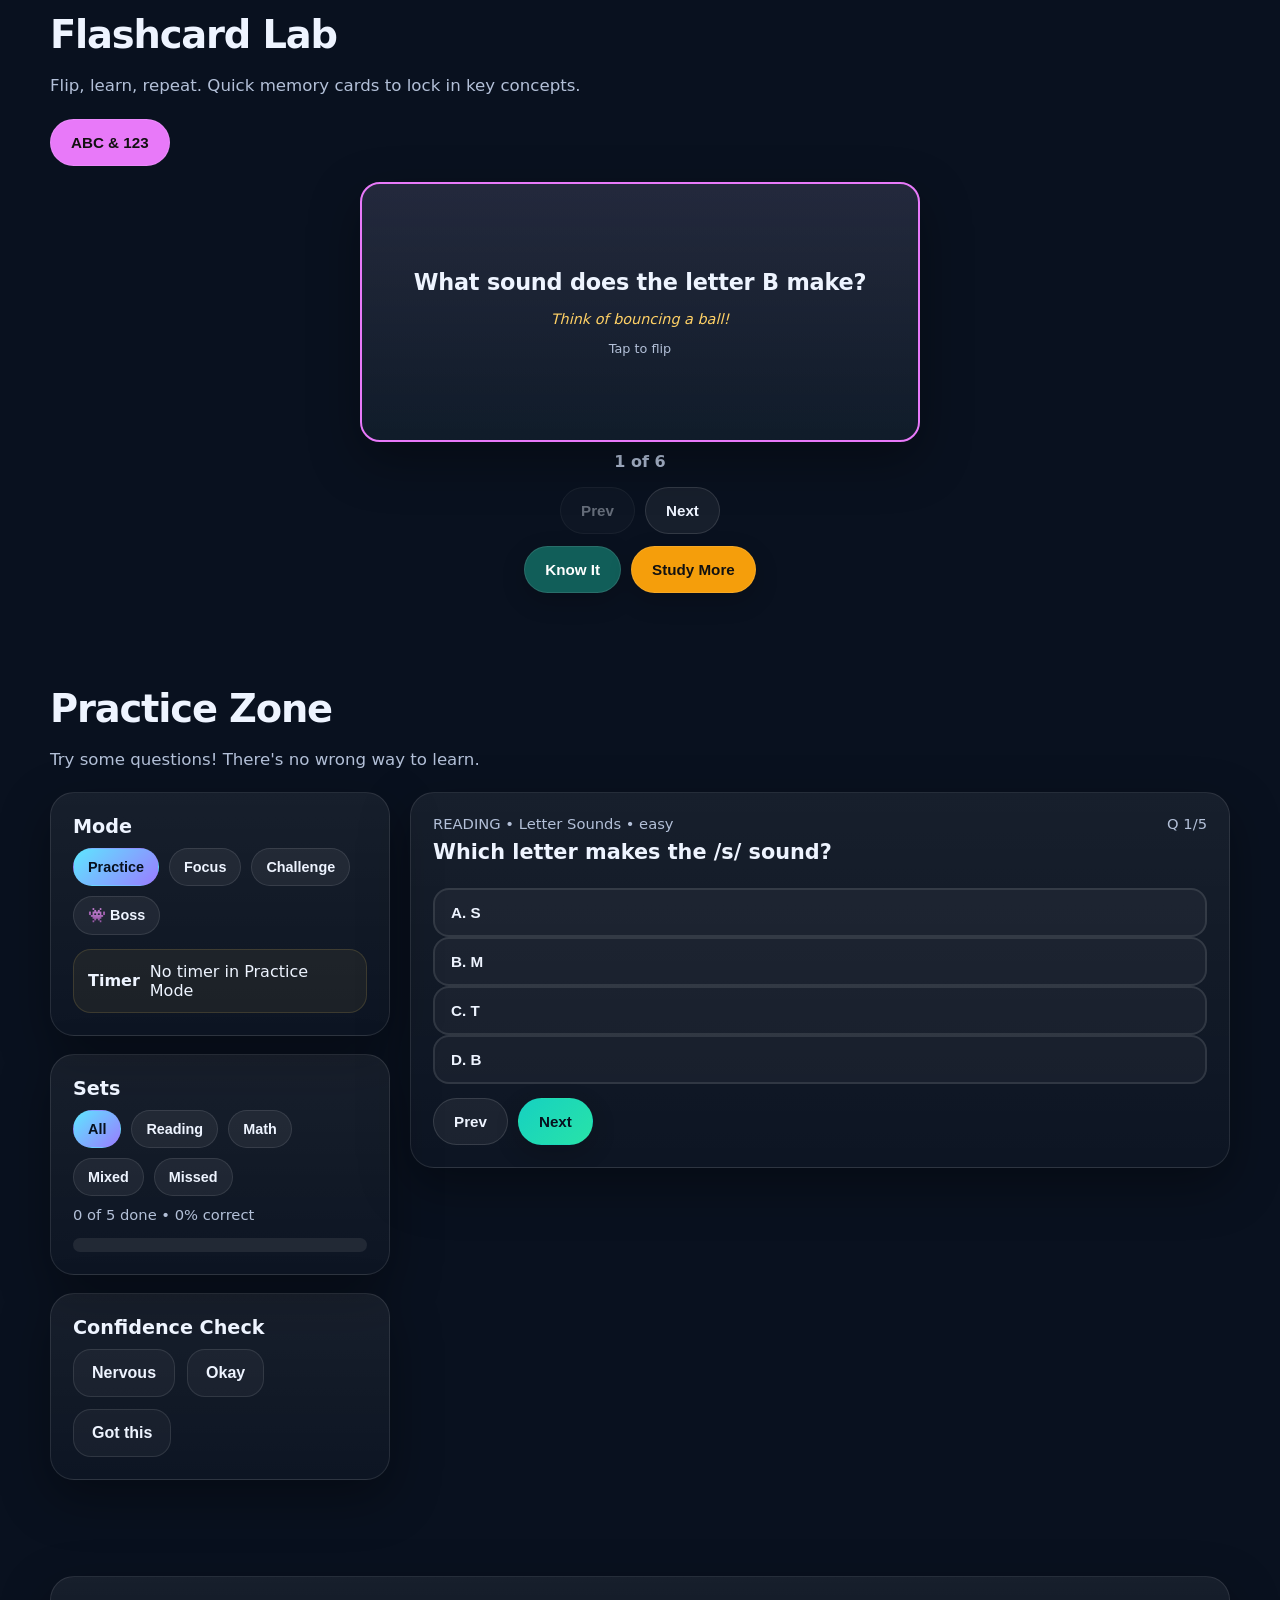
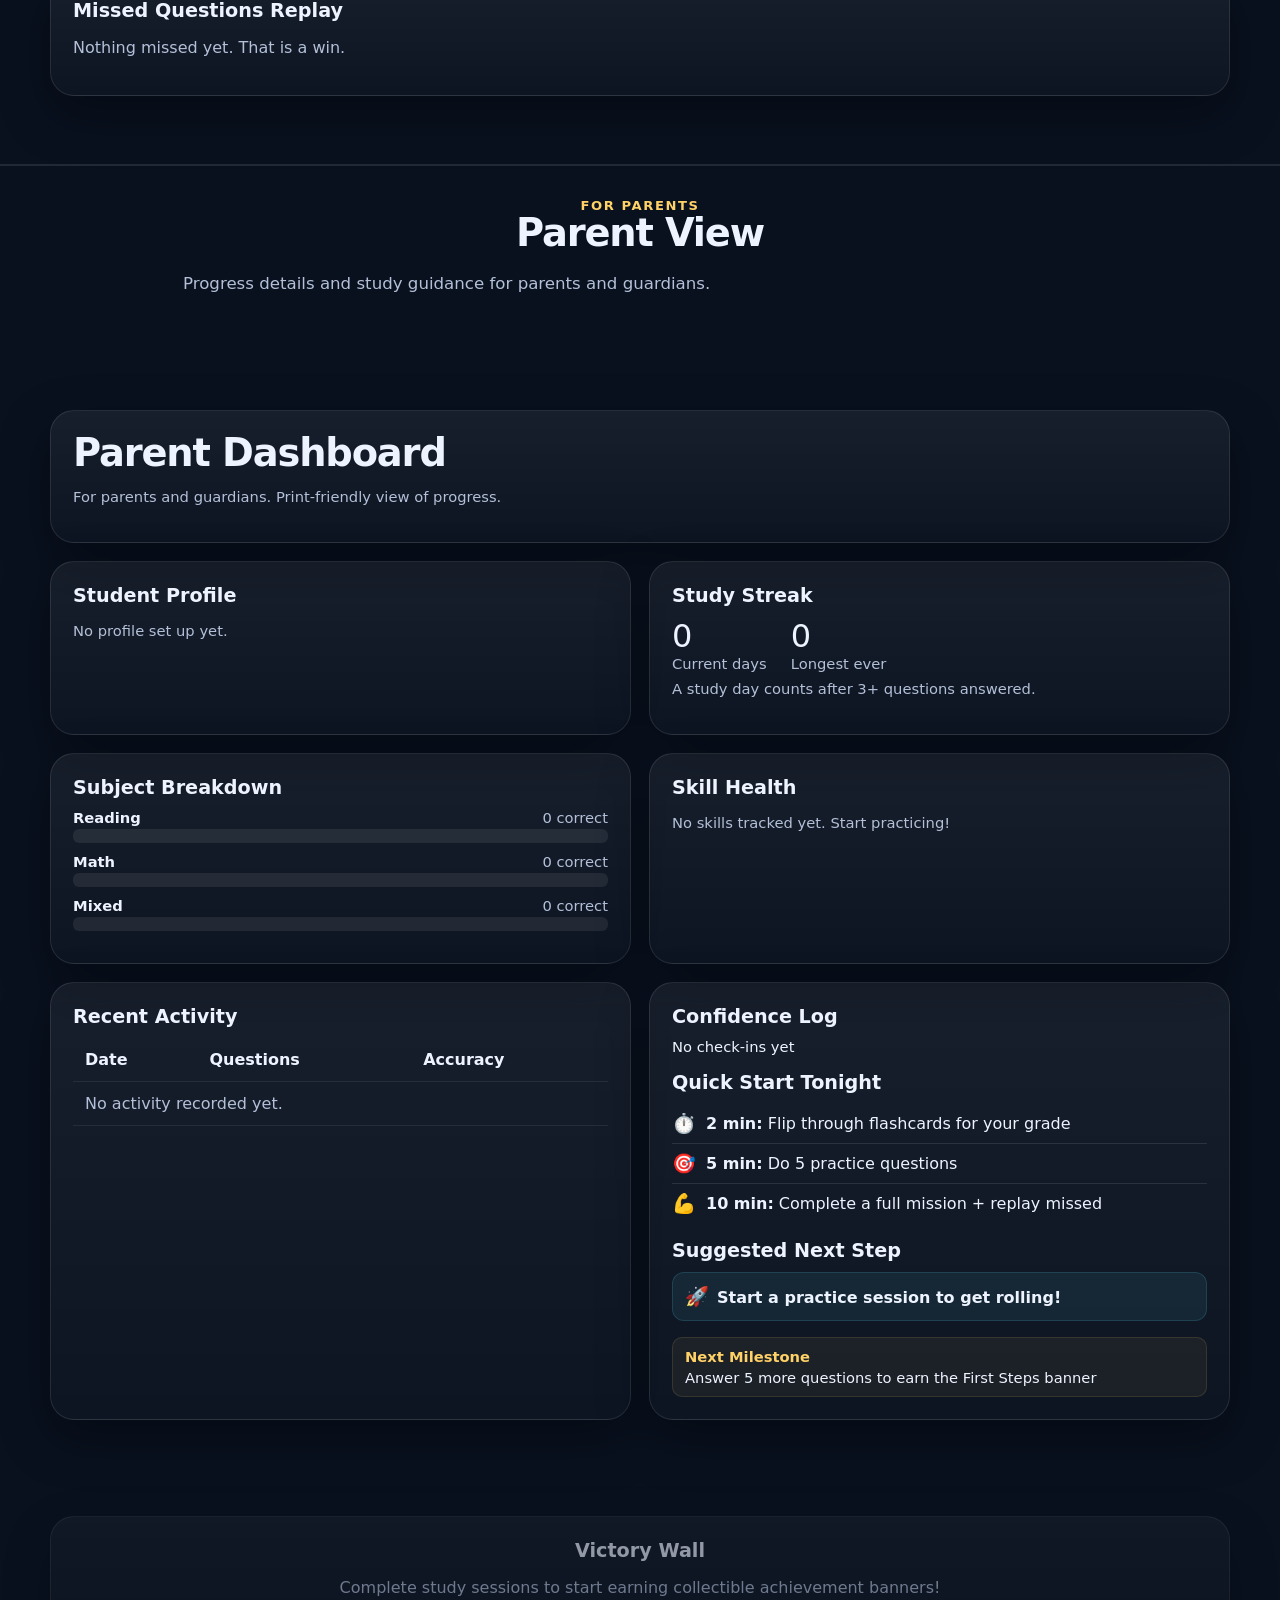
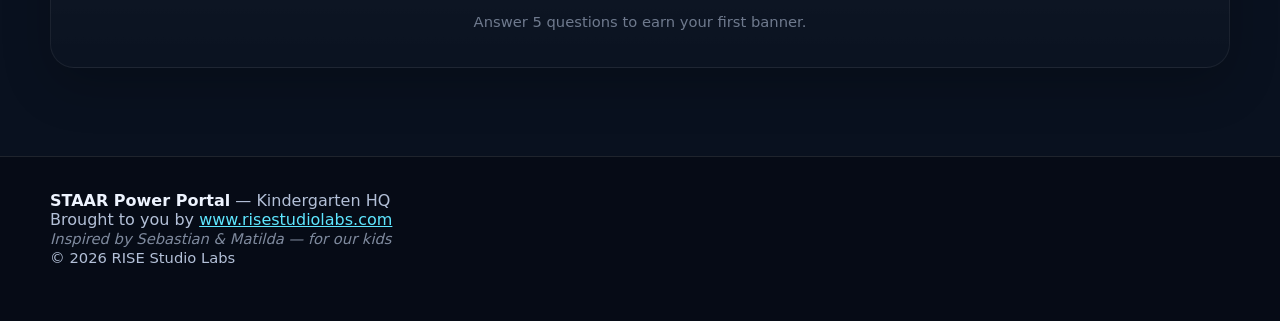
<file: site/gradek.html>
<!DOCTYPE html>
<html lang="en">
<head>
  <meta charset="UTF-8">
  <meta name="viewport" content="width=device-width, initial-scale=1.0">
  <title>Kindergarten HQ — STAAR Power Portal</title>
  <meta name="description" content="Kindergarten learning zone with fun letter, number, shape, and pattern activities to build early confidence.">
  <link rel="stylesheet" href="css/style.css">
  <link rel="canonical" href="https://staartest.app/gradek">
  <meta property="og:title" content="Kindergarten HQ — STAAR Power Portal">
  <meta property="og:description" content="Kindergarten learning zone with fun letter, number, shape, and pattern activities.">
  <meta property="og:type" content="website">
  <meta property="og:url" content="https://staartest.app/gradek">
  <meta property="og:image" content="https://staartest.app/og-image.png">
  <meta property="og:image:width" content="1200">
  <meta property="og:image:height" content="630">
  <meta name="twitter:card" content="summary_large_image">
  <meta name="twitter:title" content="Kindergarten HQ — STAAR Power Portal">
  <meta name="twitter:description" content="Kindergarten learning zone with fun letter, number, shape, and pattern activities.">
  <meta name="twitter:image" content="https://staartest.app/og-image.png">
  <link rel="manifest" href="/manifest.json">
  <meta name="theme-color" content="#09111f">
  <link rel="icon" href="/favicon.ico" sizes="any">
  <link rel="icon" type="image/svg+xml" href="/favicon.svg">
  <link rel="apple-touch-icon" href="/apple-touch-icon.png">
  <script type="application/ld+json">
  {
    "@context": "https://schema.org",
    "@type": "Course",
    "name": "Kindergarten Pre-STAAR Foundations",
    "description": "Free Kindergarten learning zone with letter sounds, number sense, shapes, patterns, and reading comprehension activities \u2014 building blocks before STAAR begins in Grade 3.",
    "url": "https://staartest.app/gradek",
    "provider": {
      "@type": "EducationalOrganization",
      "name": "STAAR Power Portal",
      "url": "https://staartest.app"
    },
    "educationalLevel": "Kindergarten",
    "teaches": "Letter recognition, phonemic awareness, counting, shapes, patterns, basic reading comprehension",
    "courseMode": "online",
    "isAccessibleForFree": true,
    "inLanguage": "en-US",
    "audience": {
      "@type": "EducationalAudience",
      "educationalRole": "student"
    },
    "hasCourseInstance": {
      "@type": "CourseInstance",
      "courseMode": "online",
      "courseWorkload": "PT2H"
    },
    "offers": {
      "@type": "Offer",
      "price": "0",
      "priceCurrency": "USD",
      "category": "Free"
    }
  }
  </script>
  <script type="application/ld+json">
  {
    "@context": "https://schema.org",
    "@type": "BreadcrumbList",
    "itemListElement": [
      {
        "@type": "ListItem",
        "position": 1,
        "name": "Home",
        "item": "https://staartest.app/"
      },
      {
        "@type": "ListItem",
        "position": 2,
        "name": "Kindergarten HQ",
        "item": "https://staartest.app/gradek"
      }
    ]
  }
  </script>
</head>
<body data-grade="K">
  <header class="topbar">
    <div class="container nav">
      <a class="brand" href="index.html">
        <span class="badge-orb"></span>
        <span>STAAR POWER PORTAL<small>Kindergarten HQ</small></span>
      </a>
      <nav class="nav-links">
        <a href="index.html">Home</a>
        <a href="#study">Learn</a>
        <a href="#flashcards">Flashcards</a>
        <a href="#practice">Practice</a>
        <a href="#dashboardSection">Progress</a>
      </nav>
    </div>
  </header>
  
  <main>
<div id="profileBar" class="container" style="margin-top:12px"></div>

  <section class="hero" style="padding-bottom:32px">
    <div class="container">
      <span class="eyebrow">Kindergarten &bull; Letters &bull; Numbers &bull; Shapes &bull; Fun</span>
      <h1>Welcome to Kindergarten HQ!</h1>
      <p>
        This is a bright, fun starting zone for the youngest learners. Letters, numbers, shapes, colors, and patterns — all in short, playful activities that build confidence from the very first click.
      </p>
      <div class="cta-row">
        <a class="btn primary" href="#practice">Start Practice</a>
        <a class="btn ghost" href="assets/pdfs/gradek_power_pack.pdf">Open PDF Pack</a>
      </div>
      <p class="small muted" style="margin-top:16px">Brought to you by <strong>www.risestudiolabs.com</strong></p>
    </div>
  </section>

  <section id="missions" class="section">
    <div class="container">
      <h2>Daily Study Path</h2>
      <p class="lead">Short and sweet! Kindergarteners do best with tiny wins and lots of encouragement.</p>
      <div id="missionArea" class="grid-4" style="margin-top:18px"></div>
    </div>
  </section>

  <section id="study" class="section">
    <div class="container">
      <div class="study-hub">
        <div class="kicker">Learning Zone</div>
        <h2>Fun things to know.</h2>
        <p class="lead">These are the building blocks. Every big reader and math star started right here.</p>

        <div class="subject-tabs">
          <button class="subject-tab active" data-tab="reading">Letters &amp; Reading</button>
          <button class="subject-tab" data-tab="math">Numbers &amp; Math</button>
        </div>

        <div class="subject-panel active" data-panel="reading">
          <div class="cheat-grid">
            <div class="cheat">
              <h3>Letter Sounds</h3>
              <ul class="pretty">
                <li><strong>Every letter makes a sound.</strong> A says /a/ like apple.</li>
                <li><strong>Say it out loud.</strong> Hearing the sound helps you remember it.</li>
                <li><strong>Look for letters everywhere</strong> — on signs, books, and cereal boxes!</li>
              </ul>
            </div>
            <div class="cheat">
              <h3>Rhyming Words</h3>
              <ul class="pretty">
                <li><strong>Rhyming</strong> means words that sound the same at the end.</li>
                <li>Cat, hat, bat — they all rhyme!</li>
                <li>Clap when you hear a rhyme. It makes your brain notice patterns.</li>
              </ul>
            </div>
            <div class="cheat">
              <h3>Stories</h3>
              <ul class="pretty">
                <li><strong>Characters</strong> are the people or animals in a story.</li>
                <li>Stories have a <strong>beginning, middle, and end</strong>.</li>
                <li>After reading, ask: "What happened first? What happened next?"</li>
              </ul>
            </div>
            <div class="cheat">
              <h3>Books and Print</h3>
              <ul class="pretty">
                <li>We read from <strong>left to right</strong> and <strong>top to bottom</strong>.</li>
                <li>The <strong>front cover</strong> tells you the title.</li>
                <li>Words are made of <strong>letters</strong> with spaces between them.</li>
              </ul>
            </div>
          </div>
        </div>

        <div class="subject-panel" data-panel="math">
          <div class="cheat-grid">
            <div class="cheat">
              <h3>Counting</h3>
              <ul class="pretty">
                <li>Count to 20 and back! Practice every day.</li>
                <li>Touch each object as you count — <strong>one touch, one number</strong>.</li>
                <li>Count things at home: toys, steps, crackers!</li>
              </ul>
            </div>
            <div class="cheat">
              <h3>Shapes</h3>
              <ul class="pretty">
                <li><strong>Circle:</strong> Round like a ball.</li>
                <li><strong>Square:</strong> 4 equal sides.</li>
                <li><strong>Triangle:</strong> 3 sides.</li>
                <li><strong>Rectangle:</strong> Like a door — 2 long sides, 2 short sides.</li>
              </ul>
            </div>
            <div class="cheat">
              <h3>Comparing</h3>
              <ul class="pretty">
                <li><strong>More, fewer, same</strong> — compare groups of things.</li>
                <li><strong>Bigger and smaller</strong> — which one takes up more space?</li>
                <li><strong>Taller and shorter</strong> — stand two things next to each other!</li>
              </ul>
            </div>
            <div class="cheat">
              <h3>Adding</h3>
              <ul class="pretty">
                <li><strong>Adding means putting together.</strong></li>
                <li>Use your fingers! 3 fingers + 2 fingers = 5 fingers.</li>
                <li>Draw dots to help you count.</li>
              </ul>
            </div>
          </div>
        </div>
      </div>
    </div>
  </section>

  <section id="dashboardSection" class="section">
    <div class="container">
      <h2>My Progress</h2>
      <p class="lead">Every question you try is a win!</p>
      <div id="dashboard"></div>
    </div>
  </section>

  <section class="section">
    <div class="container">
      <h2>Badge Wall</h2>
      <p class="lead">Collect badges by practicing. You're doing awesome!</p>
      <div id="badgeGrid" class="badge-grid" style="margin-top:18px"></div>
    </div>
  </section>

  <!-- FLASHCARD LAB -->
  <section id="flashcards" class="section">
    <div class="container">
      <h2>Flashcard Lab</h2>
      <p class="lead">Flip, learn, repeat. Quick memory cards to lock in key concepts.</p>
      <div id="flashcardLab" style="margin-top:18px"></div>
    </div>
  </section>

  <section id="practice" class="section">
    <div class="container">
      <h2>Practice Zone</h2>
      <p class="lead">Try some questions! There's no wrong way to learn.</p>
      <div id="practiceApp" style="margin-top:18px"></div>
    </div>
  </section>

  <section class="section"><div class="container" id="missedList"></div></section>
  <!-- PARENT SECTION (below kid flow) -->
  <section class="section" style="border-top:2px solid var(--line);margin-top:20px;padding-top:32px">
    <div class="container center">
      <div class="kicker">For Parents</div>
      <h2>Parent View</h2>
      <p class="lead">Progress details and study guidance for parents and guardians.</p>
    </div>
  </section>
  <section class="section"><div class="container" id="parentDashboard"></div></section>
  <section class="section"><div class="container" id="certificateArea"></div></section>
  </main>

  <footer class="footer">
    <div class="container">
      <strong>STAAR Power Portal</strong> — Kindergarten HQ<br>
      Brought to you by <a href="https://www.risestudiolabs.com">www.risestudiolabs.com</a><br>
      <span class="small" style="opacity:.7;font-style:italic">Inspired by Sebastian &amp; Matilda — for our kids</span><br>
      <span class="small">&copy; <span data-year></span> RISE Studio Labs</span>
    </div>
  </footer>
  <script src="js/app.js"></script>
</body>
</html>
</file>
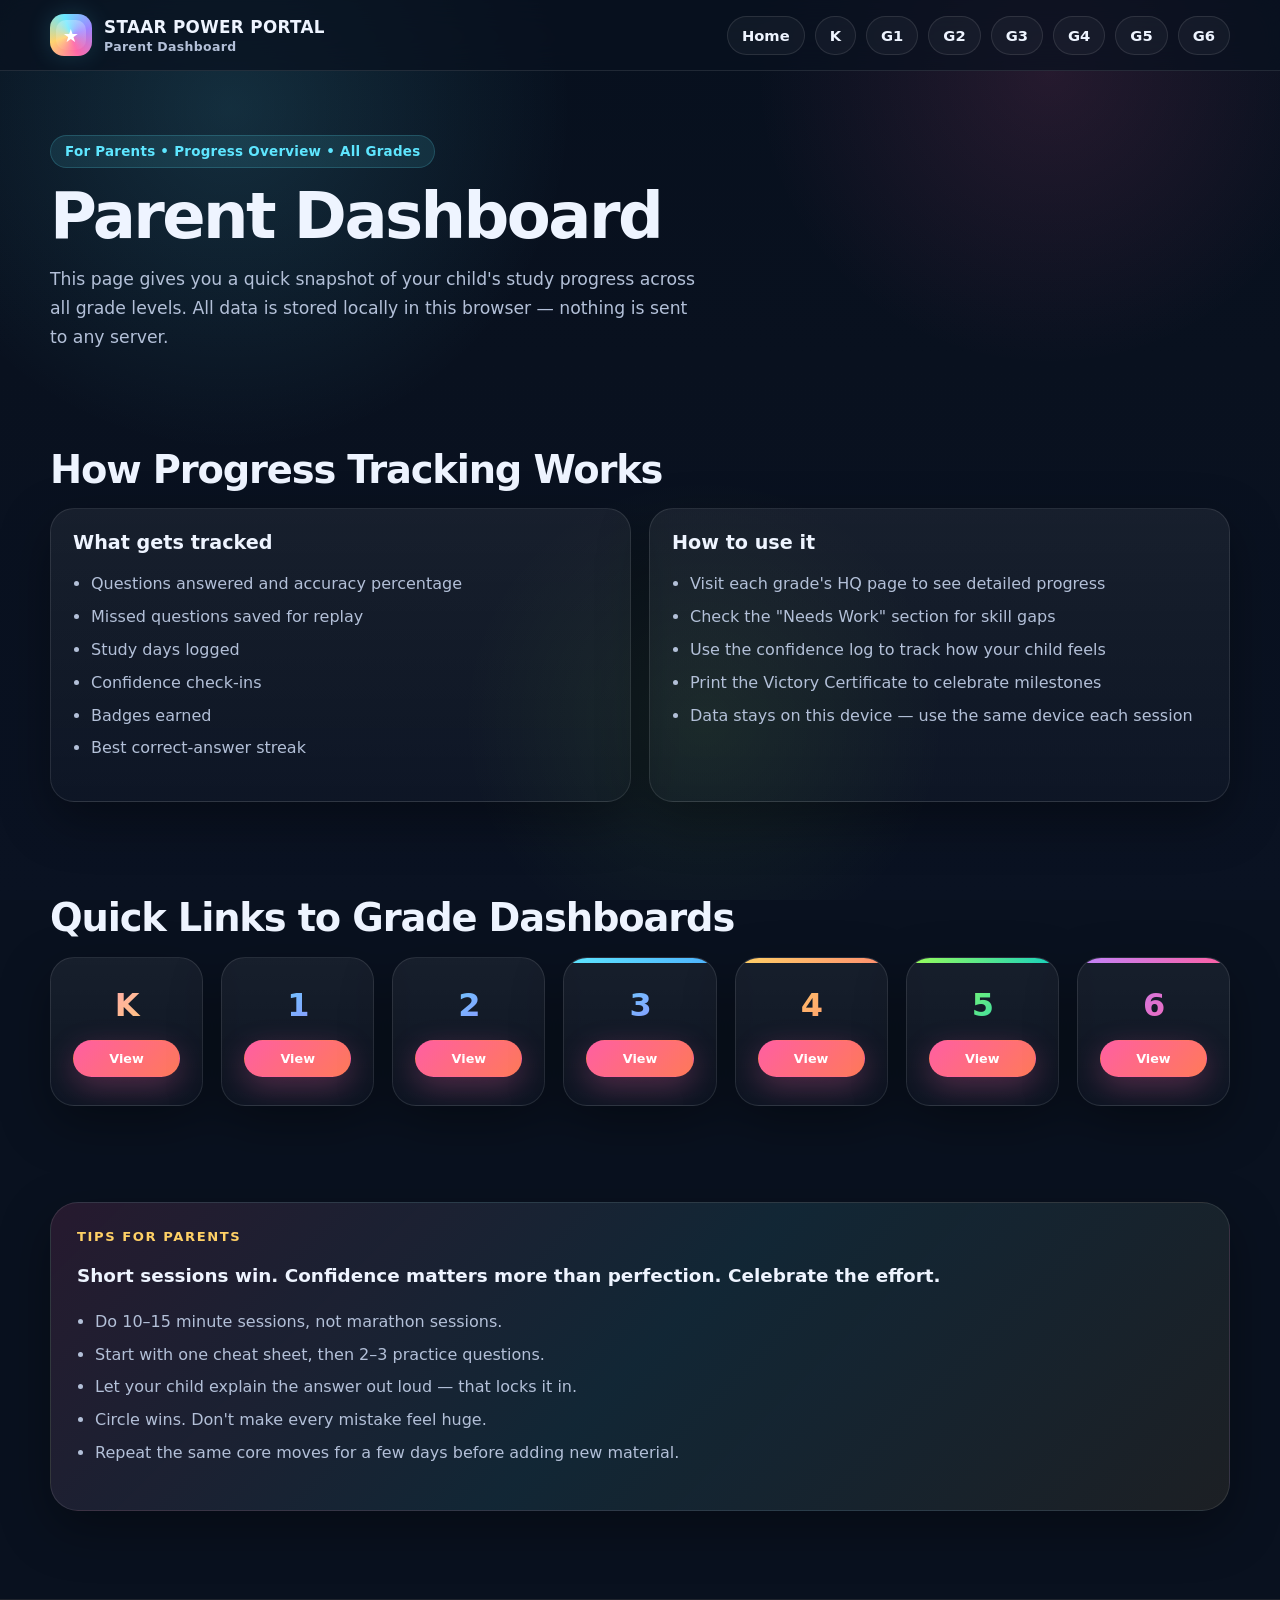
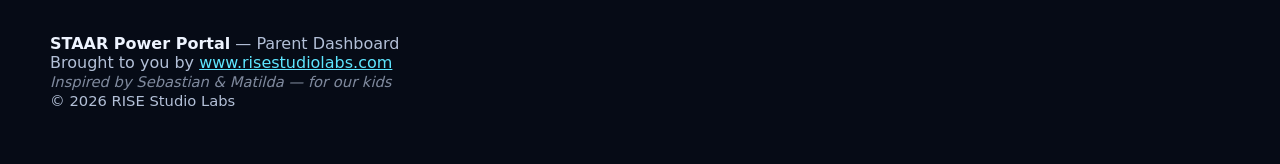
<file: site/parent-dashboard.html>
<!DOCTYPE html>
<html lang="en">
<head>
  <meta charset="UTF-8">
  <meta name="viewport" content="width=device-width, initial-scale=1.0">
  <title>Parent Dashboard — STAAR Power Portal</title>
  <meta name="description" content="Parent-facing overview of student progress across all grades in the STAAR Power Portal.">
  <link rel="stylesheet" href="css/style.css">
  <link rel="canonical" href="https://staartest.app/parent-dashboard">
  <meta property="og:title" content="Parent Dashboard — STAAR Power Portal">
  <meta property="og:description" content="All-grades view of student progress for STAAR Power Portal.">
  <meta property="og:type" content="website">
  <meta property="og:url" content="https://staartest.app/parent-dashboard">
  <meta property="og:image" content="https://staartest.app/og-image.png">
  <meta property="og:image:width" content="1200">
  <meta property="og:image:height" content="630">
  <meta name="twitter:card" content="summary_large_image">
  <meta name="twitter:title" content="Parent Dashboard — STAAR Power Portal">
  <meta name="twitter:description" content="All-grades view of student progress for STAAR Power Portal.">
  <meta name="twitter:image" content="https://staartest.app/og-image.png">
  <link rel="manifest" href="/manifest.json">
  <meta name="theme-color" content="#09111f">
  <link rel="icon" href="/favicon.ico" sizes="any">
  <link rel="icon" type="image/svg+xml" href="/favicon.svg">
  <link rel="apple-touch-icon" href="/apple-touch-icon.png">
  <script type="application/ld+json">
  {
    "@context": "https://schema.org",
    "@type": "BreadcrumbList",
    "itemListElement": [
      {
        "@type": "ListItem",
        "position": 1,
        "name": "Home",
        "item": "https://staartest.app/"
      },
      {
        "@type": "ListItem",
        "position": 2,
        "name": "Parent Dashboard",
        "item": "https://staartest.app/parent-dashboard"
      }
    ]
  }
  </script>
</head>
<body>
  <header class="topbar">
    <div class="container nav">
      <a class="brand" href="index.html">
        <span class="badge-orb"></span>
        <span>STAAR POWER PORTAL<small>Parent Dashboard</small></span>
      </a>
      <nav class="nav-links">
        <a href="index.html">Home</a>
        <a href="gradek.html">K</a>
        <a href="grade1.html">G1</a>
        <a href="grade2.html">G2</a>
        <a href="grade3.html">G3</a>
        <a href="grade4.html">G4</a>
        <a href="grade5.html">G5</a>
        <a href="grade6.html">G6</a>
      </nav>
    </div>
  </header>

  
  <main>
<section class="hero" style="padding-bottom:32px">
    <div class="container">
      <span class="eyebrow">For Parents &bull; Progress Overview &bull; All Grades</span>
      <h1>Parent Dashboard</h1>
      <p>
        This page gives you a quick snapshot of your child's study progress across all grade levels.
        All data is stored locally in this browser — nothing is sent to any server.
      </p>
    </div>
  </section>

  <section class="section">
    <div class="container">
      <h2>How Progress Tracking Works</h2>
      <div class="grid-2" style="margin-top:18px">
        <div class="panel">
          <h3>What gets tracked</h3>
          <ul class="pretty">
            <li>Questions answered and accuracy percentage</li>
            <li>Missed questions saved for replay</li>
            <li>Study days logged</li>
            <li>Confidence check-ins</li>
            <li>Badges earned</li>
            <li>Best correct-answer streak</li>
          </ul>
        </div>
        <div class="panel">
          <h3>How to use it</h3>
          <ul class="pretty">
            <li>Visit each grade's HQ page to see detailed progress</li>
            <li>Check the "Needs Work" section for skill gaps</li>
            <li>Use the confidence log to track how your child feels</li>
            <li>Print the Victory Certificate to celebrate milestones</li>
            <li>Data stays on this device — use the same device each session</li>
          </ul>
        </div>
      </div>
    </div>
  </section>

  <section class="section">
    <div class="container">
      <h2>Quick Links to Grade Dashboards</h2>
      <div class="grade-cards" style="margin-top:18px;grid-template-columns:repeat(7,1fr)">
        <div class="grade-card" data-grade="K">
          <div class="grade-num" style="font-size:2rem;background:linear-gradient(135deg,#ff9ec4,#ffd166);-webkit-background-clip:text;background-clip:text">K</div>
          <a class="btn primary" href="gradek.html#dashboardSection" style="font-size:.8rem;padding:10px">View</a>
        </div>
        <div class="grade-card" data-grade="1">
          <div class="grade-num" style="font-size:2rem">1</div>
          <a class="btn primary" href="grade1.html#dashboardSection" style="font-size:.8rem;padding:10px">View</a>
        </div>
        <div class="grade-card" data-grade="2">
          <div class="grade-num" style="font-size:2rem">2</div>
          <a class="btn primary" href="grade2.html#dashboardSection" style="font-size:.8rem;padding:10px">View</a>
        </div>
        <div class="grade-card" data-grade="3">
          <div class="grade-num" style="font-size:2rem">3</div>
          <a class="btn primary" href="grade3.html#dashboardSection" style="font-size:.8rem;padding:10px">View</a>
        </div>
        <div class="grade-card" data-grade="4">
          <div class="grade-num" style="font-size:2rem">4</div>
          <a class="btn primary" href="grade4.html#dashboardSection" style="font-size:.8rem;padding:10px">View</a>
        </div>
        <div class="grade-card" data-grade="5">
          <div class="grade-num" style="font-size:2rem">5</div>
          <a class="btn primary" href="grade5.html#dashboardSection" style="font-size:.8rem;padding:10px">View</a>
        </div>
        <div class="grade-card" data-grade="6">
          <div class="grade-num" style="font-size:2rem">6</div>
          <a class="btn primary" href="grade6.html#dashboardSection" style="font-size:.8rem;padding:10px">View</a>
        </div>
      </div>
    </div>
  </section>

  <section class="section">
    <div class="container">
      <div class="banner">
        <div class="kicker">Tips for parents</div>
        <p class="quote">Short sessions win. Confidence matters more than perfection. Celebrate the effort.</p>
        <ul class="pretty" style="margin-top:14px">
          <li>Do 10–15 minute sessions, not marathon sessions.</li>
          <li>Start with one cheat sheet, then 2–3 practice questions.</li>
          <li>Let your child explain the answer out loud — that locks it in.</li>
          <li>Circle wins. Don't make every mistake feel huge.</li>
          <li>Repeat the same core moves for a few days before adding new material.</li>
        </ul>
      </div>
    </div>
  </section>
  </main>

  <footer class="footer">
    <div class="container">
      <strong>STAAR Power Portal</strong> — Parent Dashboard<br>
      Brought to you by <a href="https://www.risestudiolabs.com">www.risestudiolabs.com</a><br>
      <span class="small" style="opacity:.7;font-style:italic">Inspired by Sebastian &amp; Matilda — for our kids</span><br>
      <span class="small">&copy; <span data-year></span> RISE Studio Labs</span>
    </div>
  </footer>

  <script src="js/app.js"></script>
</body>
</html>
</file>
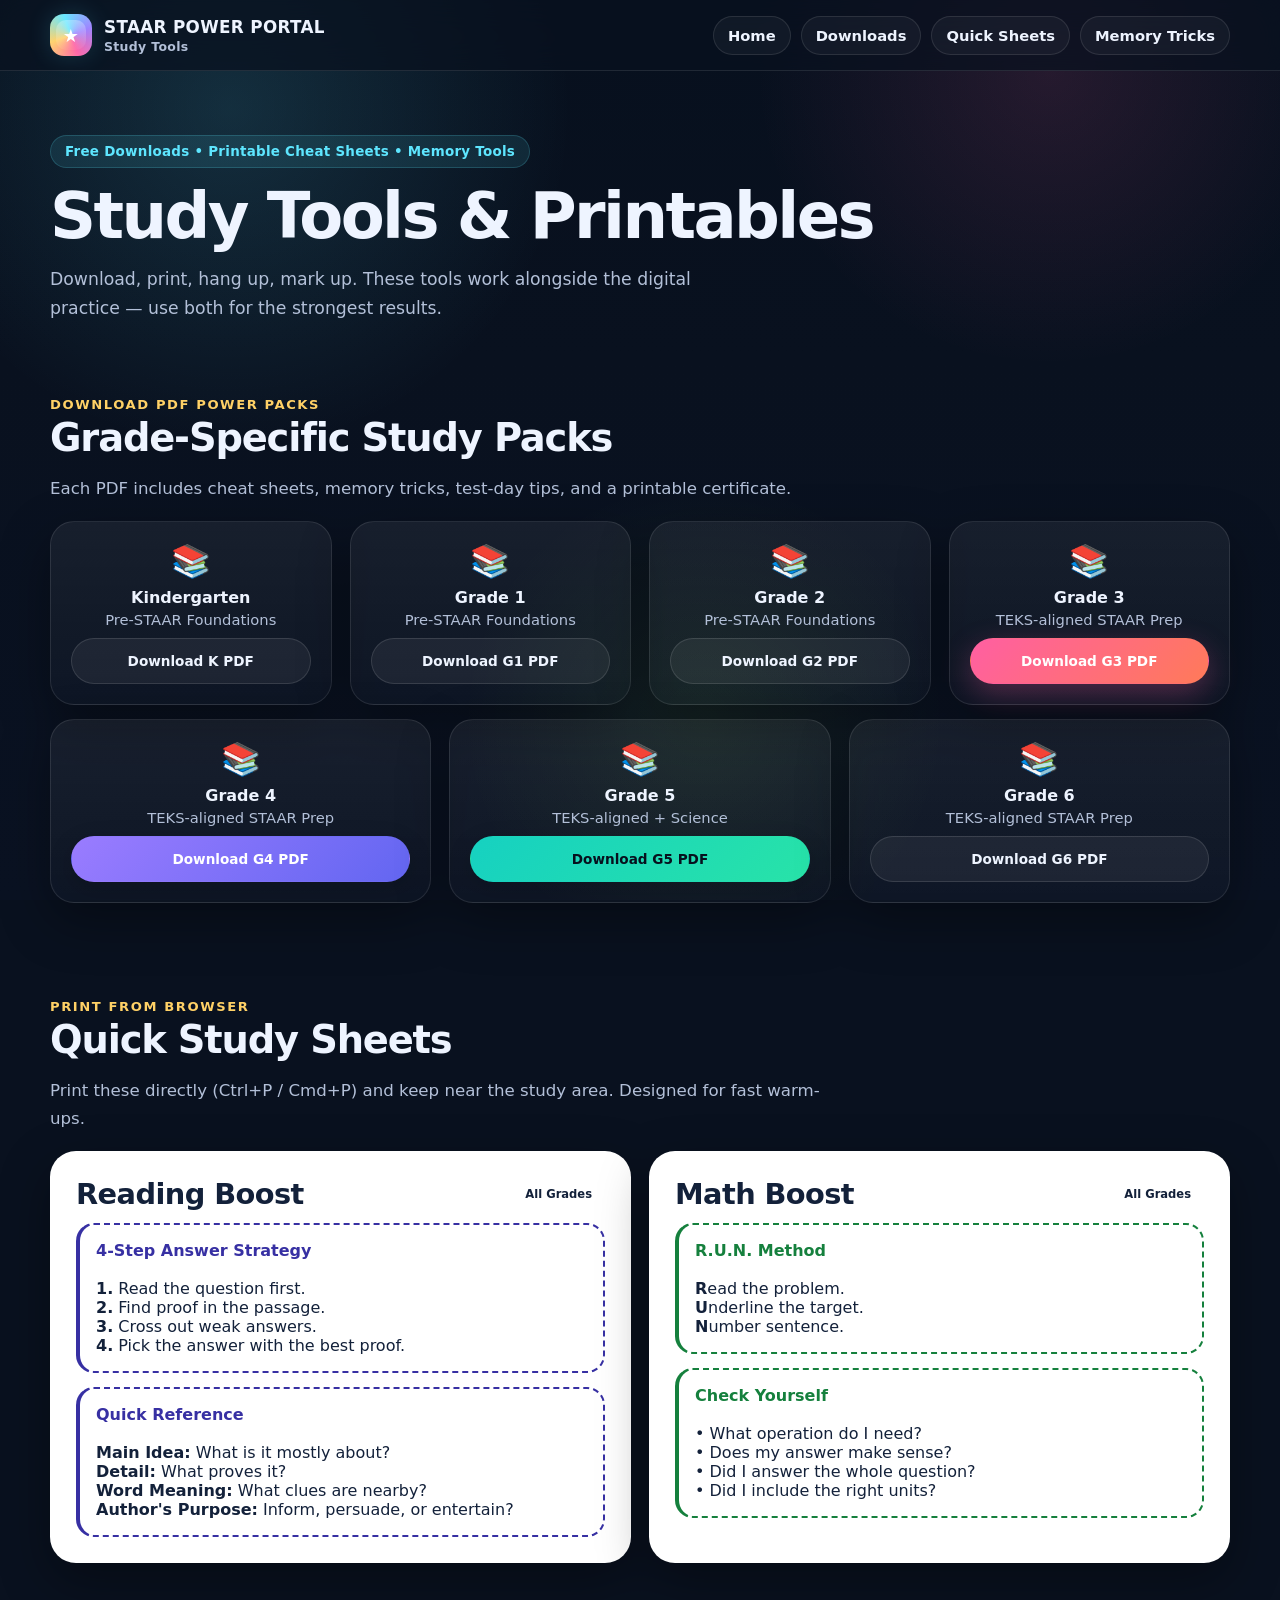
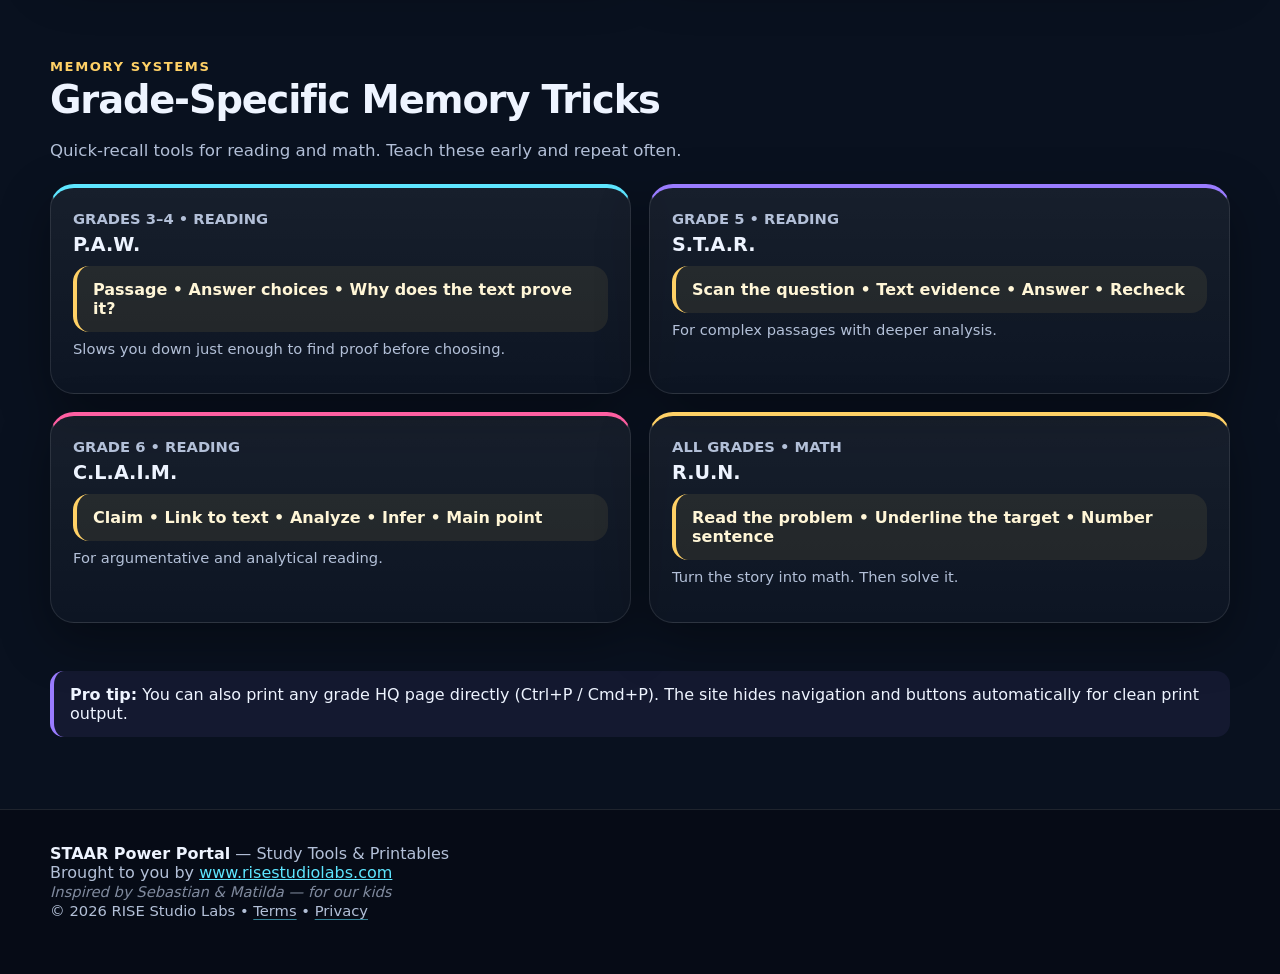
<file: site/power-pack.html>
<!DOCTYPE html>
<html lang="en">
<head>
  <meta charset="UTF-8">
  <meta name="viewport" content="width=device-width, initial-scale=1.0">
  <title>Study Tools &amp; Printables — STAAR Power Portal</title>
  <meta name="description" content="Free downloadable PDF power packs, printable cheat sheets, and memory tricks for K-6 STAAR prep.">
  <link rel="stylesheet" href="css/style.css">
  <link rel="canonical" href="https://staartest.app/power-pack">
  <meta property="og:title" content="Power Pack — STAAR Power Portal">
  <meta property="og:description" content="Free downloadable PDF power packs and printable cheat sheets for K-6 STAAR prep.">
  <meta property="og:type" content="website">
  <meta property="og:url" content="https://staartest.app/power-pack">
  <meta property="og:image" content="https://staartest.app/og-image.png">
  <meta property="og:image:width" content="1200">
  <meta property="og:image:height" content="630">
  <meta name="twitter:card" content="summary_large_image">
  <meta name="twitter:title" content="Power Pack — STAAR Power Portal">
  <meta name="twitter:description" content="Free downloadable PDF power packs and printable cheat sheets for K-6 STAAR prep.">
  <meta name="twitter:image" content="https://staartest.app/og-image.png">
  <link rel="manifest" href="/manifest.json">
  <meta name="theme-color" content="#09111f">
  <link rel="icon" href="/favicon.ico" sizes="any">
  <link rel="icon" type="image/svg+xml" href="/favicon.svg">
  <link rel="apple-touch-icon" href="/apple-touch-icon.png">
  <script type="application/ld+json">
  {
    "@context": "https://schema.org",
    "@type": "BreadcrumbList",
    "itemListElement": [
      {
        "@type": "ListItem",
        "position": 1,
        "name": "Home",
        "item": "https://staartest.app/"
      },
      {
        "@type": "ListItem",
        "position": 2,
        "name": "Power Pack",
        "item": "https://staartest.app/power-pack"
      }
    ]
  }
  </script>
</head>
<body>
  <header class="topbar">
    <div class="container nav">
      <a class="brand" href="index.html">
        <span class="badge-orb"></span>
        <span>STAAR POWER PORTAL<small>Study Tools</small></span>
      </a>
      <nav class="nav-links">
        <a href="index.html">Home</a>
        <a href="#downloads">Downloads</a>
        <a href="#sheets">Quick Sheets</a>
        <a href="#tricks">Memory Tricks</a>
      </nav>
    </div>
  </header>

  
  <main>
<!-- HERO -->
  <section class="hero" style="padding-bottom:32px">
    <div class="container">
      <span class="eyebrow">Free Downloads &bull; Printable Cheat Sheets &bull; Memory Tools</span>
      <h1>Study Tools &amp; Printables</h1>
      <p>
        Download, print, hang up, mark up. These tools work alongside the digital practice — use both for the strongest results.
      </p>
    </div>
  </section>

  <!-- SECTION 1: PDF DOWNLOADS -->
  <section id="downloads" class="section" style="padding-top:24px">
    <div class="container">
      <div class="kicker">Download PDF Power Packs</div>
      <h2 style="margin-top:6px">Grade-Specific Study Packs</h2>
      <p class="lead">Each PDF includes cheat sheets, memory tricks, test-day tips, and a printable certificate.</p>

      <div class="grid-4" style="margin-top:18px">
        <div class="panel" style="text-align:center;padding:20px">
          <div style="font-size:2rem;margin-bottom:8px">&#128218;</div>
          <strong>Kindergarten</strong>
          <p class="small muted" style="margin:4px 0">Pre-STAAR Foundations</p>
          <a class="btn ghost" href="assets/pdfs/garland_staar_kindergarten_power_pack.pdf" style="margin-top:6px;width:100%;font-size:.85rem">Download K PDF</a>
        </div>
        <div class="panel" style="text-align:center;padding:20px">
          <div style="font-size:2rem;margin-bottom:8px">&#128218;</div>
          <strong>Grade 1</strong>
          <p class="small muted" style="margin:4px 0">Pre-STAAR Foundations</p>
          <a class="btn ghost" href="assets/pdfs/garland_staar_grade1_power_pack.pdf" style="margin-top:6px;width:100%;font-size:.85rem">Download G1 PDF</a>
        </div>
        <div class="panel" style="text-align:center;padding:20px">
          <div style="font-size:2rem;margin-bottom:8px">&#128218;</div>
          <strong>Grade 2</strong>
          <p class="small muted" style="margin:4px 0">Pre-STAAR Foundations</p>
          <a class="btn ghost" href="assets/pdfs/garland_staar_grade2_power_pack.pdf" style="margin-top:6px;width:100%;font-size:.85rem">Download G2 PDF</a>
        </div>
        <div class="panel" style="text-align:center;padding:20px">
          <div style="font-size:2rem;margin-bottom:8px">&#128218;</div>
          <strong>Grade 3</strong>
          <p class="small muted" style="margin:4px 0">TEKS-aligned STAAR Prep</p>
          <a class="btn primary" href="assets/pdfs/garland_staar_grade3_power_pack.pdf" style="margin-top:6px;width:100%;font-size:.85rem">Download G3 PDF</a>
        </div>
      </div>
      <div class="grid-3" style="margin-top:14px">
        <div class="panel" style="text-align:center;padding:20px">
          <div style="font-size:2rem;margin-bottom:8px">&#128218;</div>
          <strong>Grade 4</strong>
          <p class="small muted" style="margin:4px 0">TEKS-aligned STAAR Prep</p>
          <a class="btn secondary" href="assets/pdfs/garland_staar_grade4_power_pack.pdf" style="margin-top:6px;width:100%;font-size:.85rem">Download G4 PDF</a>
        </div>
        <div class="panel" style="text-align:center;padding:20px">
          <div style="font-size:2rem;margin-bottom:8px">&#128218;</div>
          <strong>Grade 5</strong>
          <p class="small muted" style="margin:4px 0">TEKS-aligned + Science</p>
          <a class="btn teal" href="assets/pdfs/garland_staar_grade5_power_pack.pdf" style="margin-top:6px;width:100%;font-size:.85rem">Download G5 PDF</a>
        </div>
        <div class="panel" style="text-align:center;padding:20px">
          <div style="font-size:2rem;margin-bottom:8px">&#128218;</div>
          <strong>Grade 6</strong>
          <p class="small muted" style="margin:4px 0">TEKS-aligned STAAR Prep</p>
          <a class="btn ghost" href="assets/pdfs/garland_staar_grade6_power_pack.pdf" style="margin-top:6px;width:100%;font-size:.85rem">Download G6 PDF</a>
        </div>
      </div>
    </div>
  </section>

  <!-- SECTION 2: QUICK PRINT SHEETS -->
  <section id="sheets" class="section">
    <div class="container">
      <div class="kicker">Print from Browser</div>
      <h2 style="margin-top:6px">Quick Study Sheets</h2>
      <p class="lead">Print these directly (Ctrl+P / Cmd+P) and keep near the study area. Designed for fast warm-ups.</p>

      <div class="grid-2" style="margin-top:18px">
        <div class="print-sheet">
          <div style="display:flex;justify-content:space-between;align-items:center;margin-bottom:12px">
            <h3 style="margin:0">Reading Boost</h3>
            <span class="tag" style="font-size:.72rem">All Grades</span>
          </div>
          <div class="print-box" style="border-color:#3730a3">
            <strong style="color:#3730a3">4-Step Answer Strategy</strong><br><br>
            <strong>1.</strong> Read the question first.<br>
            <strong>2.</strong> Find proof in the passage.<br>
            <strong>3.</strong> Cross out weak answers.<br>
            <strong>4.</strong> Pick the answer with the best proof.
          </div>
          <div class="print-box" style="margin-top:14px;border-color:#3730a3">
            <strong style="color:#3730a3">Quick Reference</strong><br><br>
            <strong>Main Idea:</strong> What is it mostly about?<br>
            <strong>Detail:</strong> What proves it?<br>
            <strong>Word Meaning:</strong> What clues are nearby?<br>
            <strong>Author's Purpose:</strong> Inform, persuade, or entertain?
          </div>
        </div>

        <div class="print-sheet">
          <div style="display:flex;justify-content:space-between;align-items:center;margin-bottom:12px">
            <h3 style="margin:0">Math Boost</h3>
            <span class="tag" style="font-size:.72rem">All Grades</span>
          </div>
          <div class="print-box" style="border-color:#15803d">
            <strong style="color:#15803d">R.U.N. Method</strong><br><br>
            <strong>R</strong>ead the problem.<br>
            <strong>U</strong>nderline the target.<br>
            <strong>N</strong>umber sentence.
          </div>
          <div class="print-box" style="margin-top:14px;border-color:#15803d">
            <strong style="color:#15803d">Check Yourself</strong><br><br>
            &bull; What operation do I need?<br>
            &bull; Does my answer make sense?<br>
            &bull; Did I answer the whole question?<br>
            &bull; Did I include the right units?
          </div>
        </div>
      </div>
    </div>
  </section>

  <!-- SECTION 3: MEMORY TRICKS -->
  <section id="tricks" class="section">
    <div class="container">
      <div class="kicker">Memory Systems</div>
      <h2 style="margin-top:6px">Grade-Specific Memory Tricks</h2>
      <p class="lead">Quick-recall tools for reading and math. Teach these early and repeat often.</p>

      <div class="grid-2" style="margin-top:18px">
        <div class="panel" style="border-top:4px solid var(--cyan)">
          <div class="small muted" style="font-weight:800;margin-bottom:6px">GRADES 3–4 &bull; READING</div>
          <h3>P.A.W.</h3>
          <div class="callout">
            <strong>P</strong>assage &bull; <strong>A</strong>nswer choices &bull; <strong>W</strong>hy does the text prove it?
          </div>
          <p class="small muted" style="margin-top:8px">Slows you down just enough to find proof before choosing.</p>
        </div>
        <div class="panel" style="border-top:4px solid var(--purple)">
          <div class="small muted" style="font-weight:800;margin-bottom:6px">GRADE 5 &bull; READING</div>
          <h3>S.T.A.R.</h3>
          <div class="callout">
            <strong>S</strong>can the question &bull; <strong>T</strong>ext evidence &bull; <strong>A</strong>nswer &bull; <strong>R</strong>echeck
          </div>
          <p class="small muted" style="margin-top:8px">For complex passages with deeper analysis.</p>
        </div>
        <div class="panel" style="border-top:4px solid var(--hot)">
          <div class="small muted" style="font-weight:800;margin-bottom:6px">GRADE 6 &bull; READING</div>
          <h3>C.L.A.I.M.</h3>
          <div class="callout">
            <strong>C</strong>laim &bull; <strong>L</strong>ink to text &bull; <strong>A</strong>nalyze &bull; <strong>I</strong>nfer &bull; <strong>M</strong>ain point
          </div>
          <p class="small muted" style="margin-top:8px">For argumentative and analytical reading.</p>
        </div>
        <div class="panel" style="border-top:4px solid var(--gold)">
          <div class="small muted" style="font-weight:800;margin-bottom:6px">ALL GRADES &bull; MATH</div>
          <h3>R.U.N.</h3>
          <div class="callout">
            <strong>R</strong>ead the problem &bull; <strong>U</strong>nderline the target &bull; <strong>N</strong>umber sentence
          </div>
          <p class="small muted" style="margin-top:8px">Turn the story into math. Then solve it.</p>
        </div>
      </div>
    </div>
  </section>

  <!-- PRINT TIP -->
  <section class="section" style="padding-top:0;padding-bottom:32px">
    <div class="container">
      <div class="notice">
        <strong>Pro tip:</strong> You can also print any grade HQ page directly (Ctrl+P / Cmd+P). The site hides navigation and buttons automatically for clean print output.
      </div>
    </div>
  </section>
  </main>

  <footer class="footer">
    <div class="container">
      <strong>STAAR Power Portal</strong> — Study Tools &amp; Printables<br>
      Brought to you by <a href="https://www.risestudiolabs.com">www.risestudiolabs.com</a><br>
      <span class="small" style="opacity:.7;font-style:italic">Inspired by Sebastian &amp; Matilda — for our kids</span><br>
      <span class="small">&copy; <span data-year></span> RISE Studio Labs &bull; <a href="terms.html" style="color:var(--muted)">Terms</a> &bull; <a href="privacy.html" style="color:var(--muted)">Privacy</a></span>
    </div>
  </footer>

  <script src="js/app.js"></script>
</body>
</html>
</file>
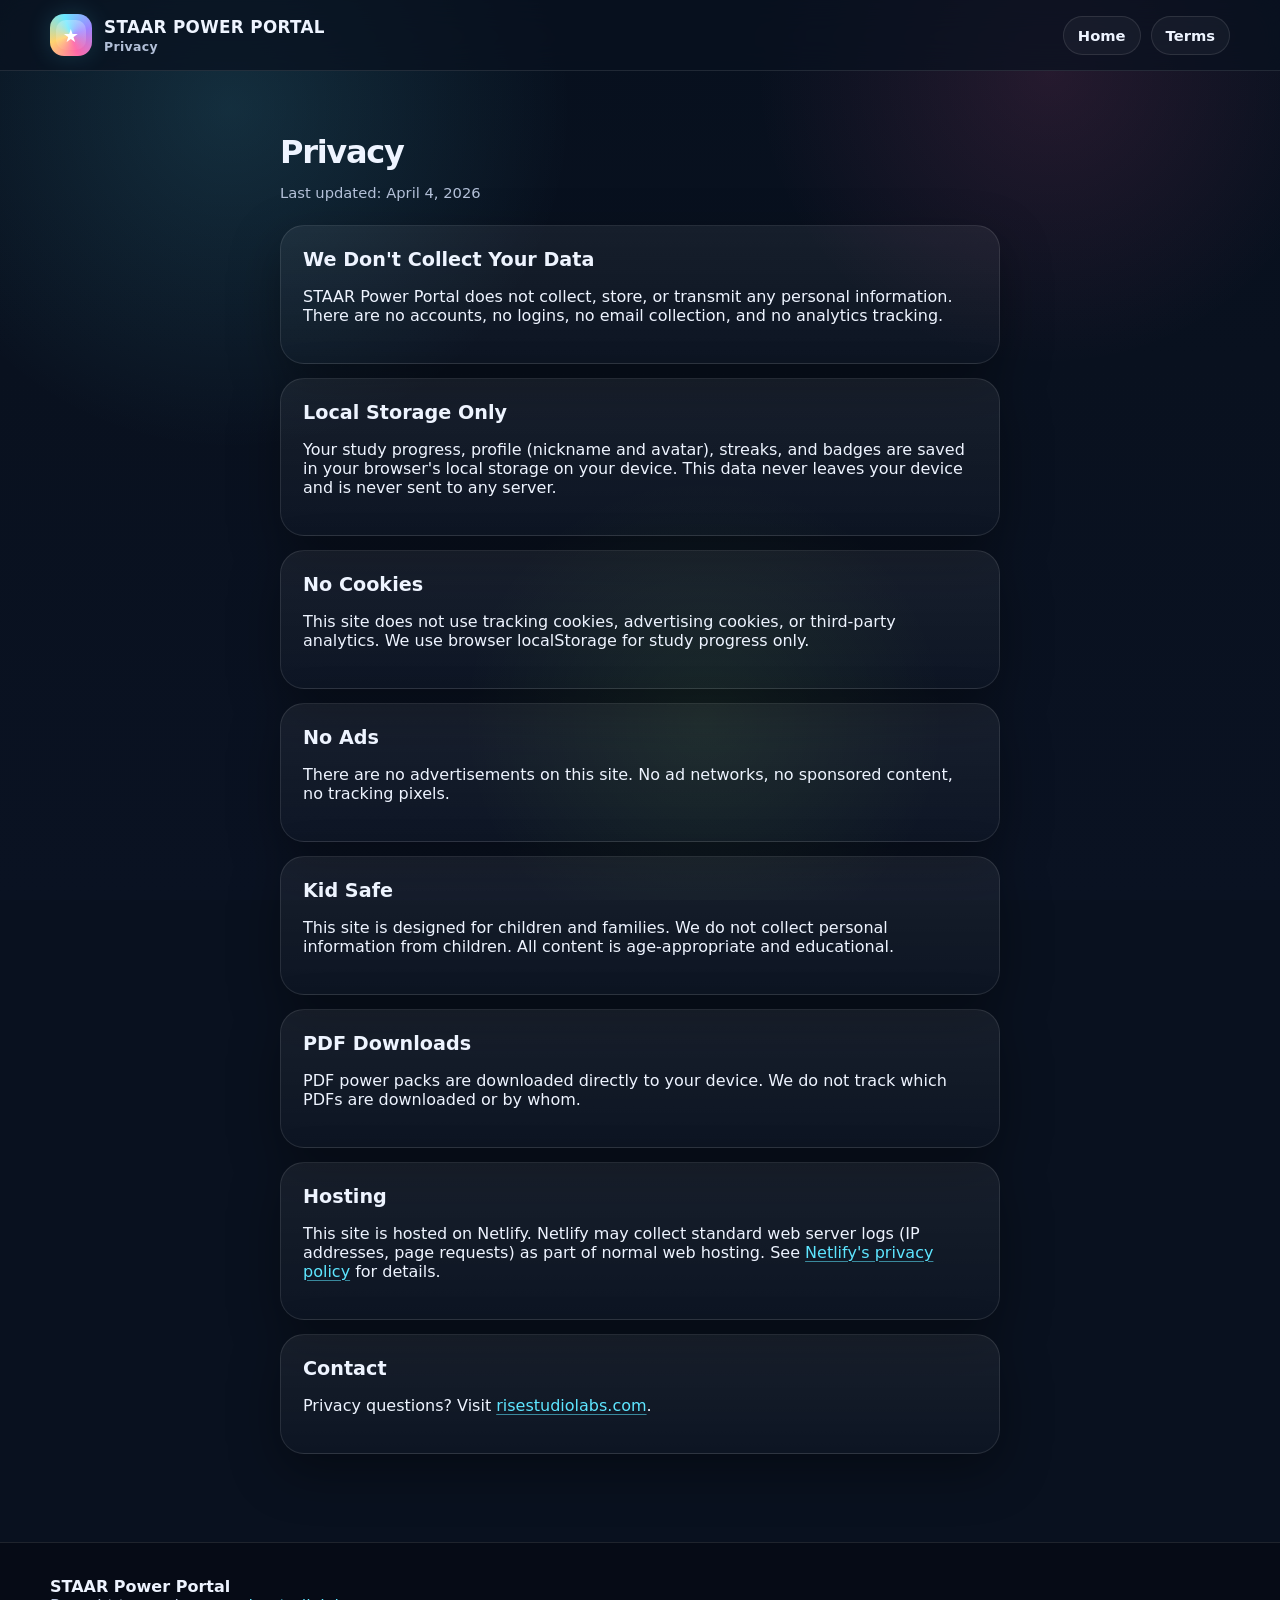
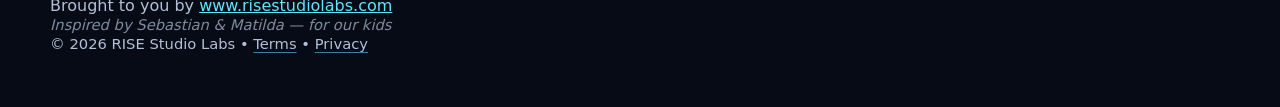
<file: site/privacy.html>
<!DOCTYPE html>
<html lang="en">
<head>
  <meta charset="UTF-8">
  <meta name="viewport" content="width=device-width, initial-scale=1.0">
  <title>Privacy — STAAR Power Portal</title>
  <meta name="description" content="Privacy policy for STAAR Power Portal. Zero data collection. No accounts. localStorage only.">
  <link rel="stylesheet" href="css/style.css">
  <link rel="canonical" href="https://staartest.app/privacy">
  <meta property="og:title" content="Privacy — STAAR Power Portal">
  <meta property="og:description" content="Privacy policy for STAAR Power Portal. Zero data collection. No accounts. localStorage only.">
  <meta property="og:type" content="website">
  <meta property="og:url" content="https://staartest.app/privacy">
  <meta property="og:image" content="https://staartest.app/og-image.png">
  <meta property="og:image:width" content="1200">
  <meta property="og:image:height" content="630">
  <meta name="twitter:card" content="summary_large_image">
  <meta name="twitter:title" content="Privacy — STAAR Power Portal">
  <meta name="twitter:description" content="Privacy policy for STAAR Power Portal. Zero data collection. No accounts. localStorage only.">
  <meta name="twitter:image" content="https://staartest.app/og-image.png">
  <link rel="manifest" href="/manifest.json">
  <meta name="theme-color" content="#09111f">
  <link rel="icon" href="/favicon.ico" sizes="any">
  <link rel="icon" type="image/svg+xml" href="/favicon.svg">
  <link rel="apple-touch-icon" href="/apple-touch-icon.png">
  <script type="application/ld+json">
  {
    "@context": "https://schema.org",
    "@type": "BreadcrumbList",
    "itemListElement": [
      {
        "@type": "ListItem",
        "position": 1,
        "name": "Home",
        "item": "https://staartest.app/"
      },
      {
        "@type": "ListItem",
        "position": 2,
        "name": "Privacy",
        "item": "https://staartest.app/privacy"
      }
    ]
  }
  </script>
</head>
<body>
  <header class="topbar">
    <div class="container nav">
      <a class="brand" href="index.html">
        <span class="badge-orb"></span>
        <span>STAAR POWER PORTAL<small>Privacy</small></span>
      </a>
      <nav class="nav-links">
        <a href="index.html">Home</a>
        <a href="terms.html">Terms</a>
      </nav>
    </div>
  </header>

  
  <main>
<section class="section">
    <div class="container" style="max-width:720px">
      <h1 style="font-size:2rem">Privacy</h1>
      <p class="small muted">Last updated: April 4, 2026</p>

      <div class="panel" style="margin-top:24px">
        <h3>We Don't Collect Your Data</h3>
        <p>STAAR Power Portal does not collect, store, or transmit any personal information. There are no accounts, no logins, no email collection, and no analytics tracking.</p>
      </div>

      <div class="panel" style="margin-top:14px">
        <h3>Local Storage Only</h3>
        <p>Your study progress, profile (nickname and avatar), streaks, and badges are saved in your browser's local storage on your device. This data never leaves your device and is never sent to any server.</p>
      </div>

      <div class="panel" style="margin-top:14px">
        <h3>No Cookies</h3>
        <p>This site does not use tracking cookies, advertising cookies, or third-party analytics. We use browser localStorage for study progress only.</p>
      </div>

      <div class="panel" style="margin-top:14px">
        <h3>No Ads</h3>
        <p>There are no advertisements on this site. No ad networks, no sponsored content, no tracking pixels.</p>
      </div>

      <div class="panel" style="margin-top:14px">
        <h3>Kid Safe</h3>
        <p>This site is designed for children and families. We do not collect personal information from children. All content is age-appropriate and educational.</p>
      </div>

      <div class="panel" style="margin-top:14px">
        <h3>PDF Downloads</h3>
        <p>PDF power packs are downloaded directly to your device. We do not track which PDFs are downloaded or by whom.</p>
      </div>

      <div class="panel" style="margin-top:14px">
        <h3>Hosting</h3>
        <p>This site is hosted on Netlify. Netlify may collect standard web server logs (IP addresses, page requests) as part of normal web hosting. See <a href="https://www.netlify.com/privacy/" style="color:var(--cyan)" target="_blank" rel="noopener">Netlify's privacy policy</a> for details.</p>
      </div>

      <div class="panel" style="margin-top:14px">
        <h3>Contact</h3>
        <p>Privacy questions? Visit <a href="https://www.risestudiolabs.com" style="color:var(--cyan)">risestudiolabs.com</a>.</p>
      </div>
    </div>
  </section>
  </main>

  <footer class="footer">
    <div class="container">
      <strong>STAAR Power Portal</strong><br>
      Brought to you by <a href="https://www.risestudiolabs.com">www.risestudiolabs.com</a><br>
      <span class="small" style="opacity:.7;font-style:italic">Inspired by Sebastian &amp; Matilda — for our kids</span><br>
      <span class="small">&copy; <span data-year></span> RISE Studio Labs &bull; <a href="terms.html" style="color:var(--muted)">Terms</a> &bull; <a href="privacy.html" style="color:var(--muted)">Privacy</a></span>
    </div>
  </footer>
  <script src="js/app.js"></script>
</body>
</html>
</file>
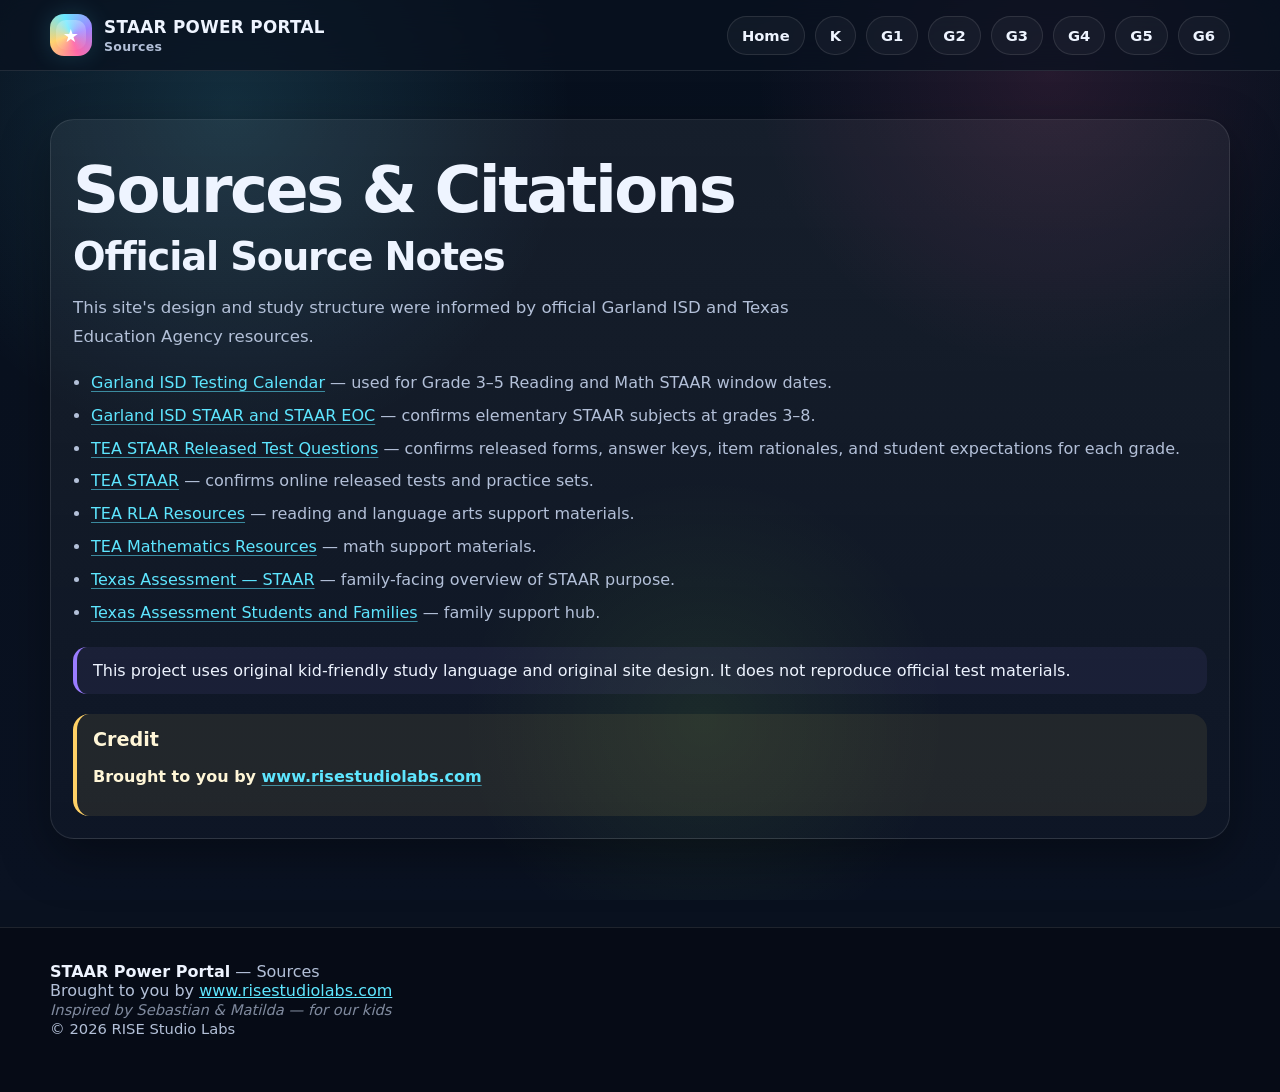
<file: site/sources.html>
<!DOCTYPE html>
<html lang="en">
<head>
  <meta charset="UTF-8">
  <meta name="viewport" content="width=device-width, initial-scale=1.0">
  <title>Sources — STAAR Power Portal</title>
  <meta name="description" content="Sources and citations from TEA and Garland ISD used to build STAAR Power Portal study materials.">
  <link rel="stylesheet" href="css/style.css">
  <link rel="canonical" href="https://staartest.app/sources">
  <meta property="og:title" content="Sources — STAAR Power Portal">
  <meta property="og:description" content="Sources and citations from TEA and Garland ISD used to build STAAR Power Portal study materials.">
  <meta property="og:type" content="website">
  <meta property="og:url" content="https://staartest.app/sources">
  <meta property="og:image" content="https://staartest.app/og-image.png">
  <meta property="og:image:width" content="1200">
  <meta property="og:image:height" content="630">
  <meta name="twitter:card" content="summary_large_image">
  <meta name="twitter:title" content="Sources — STAAR Power Portal">
  <meta name="twitter:description" content="Sources and citations from TEA and Garland ISD used to build STAAR Power Portal study materials.">
  <meta name="twitter:image" content="https://staartest.app/og-image.png">
  <link rel="manifest" href="/manifest.json">
  <meta name="theme-color" content="#09111f">
  <link rel="icon" href="/favicon.ico" sizes="any">
  <link rel="icon" type="image/svg+xml" href="/favicon.svg">
  <link rel="apple-touch-icon" href="/apple-touch-icon.png">
  <script type="application/ld+json">
  {
    "@context": "https://schema.org",
    "@type": "BreadcrumbList",
    "itemListElement": [
      {
        "@type": "ListItem",
        "position": 1,
        "name": "Home",
        "item": "https://staartest.app/"
      },
      {
        "@type": "ListItem",
        "position": 2,
        "name": "Sources",
        "item": "https://staartest.app/sources"
      }
    ]
  }
  </script>
</head>
<body>
  <header class="topbar">
    <div class="container nav">
      <a class="brand" href="index.html">
        <span class="badge-orb"></span>
        <span>STAAR POWER PORTAL<small>Sources</small></span>
      </a>
      <nav class="nav-links">
        <a href="index.html">Home</a>
        <a href="gradek.html">K</a>
        <a href="grade1.html">G1</a>
        <a href="grade2.html">G2</a>
        <a href="grade3.html">G3</a>
        <a href="grade4.html">G4</a>
        <a href="grade5.html">G5</a>
        <a href="grade6.html">G6</a>
      </nav>
    </div>
  </header>

  
  <main>
<section class="section">
    <div class="container">
      <div class="panel">
        <h1>Sources &amp; Citations</h1>
        <h2>Official Source Notes</h2>
        <p class="lead">This site's design and study structure were informed by official Garland ISD and Texas Education Agency resources.</p>
        <ul class="pretty source-list" style="margin-top:18px">
          <li><a href="https://www.garlandisd.net/calendars/testing-calendar" target="_blank" rel="noopener">Garland ISD Testing Calendar</a> — used for Grade 3–5 Reading and Math STAAR window dates.</li>
          <li><a href="https://www.garlandisd.net/academics-ccmr/staar-and-staar-eoc" target="_blank" rel="noopener">Garland ISD STAAR and STAAR EOC</a> — confirms elementary STAAR subjects at grades 3–8.</li>
          <li><a href="https://tea.texas.gov/student-assessment/staar/staar-released-test-questions" target="_blank" rel="noopener">TEA STAAR Released Test Questions</a> — confirms released forms, answer keys, item rationales, and student expectations for each grade.</li>
          <li><a href="https://tea.texas.gov/student-assessment/staar" target="_blank" rel="noopener">TEA STAAR</a> — confirms online released tests and practice sets.</li>
          <li><a href="https://tea.texas.gov/student-assessment/staar/reading-language-arts-resources" target="_blank" rel="noopener">TEA RLA Resources</a> — reading and language arts support materials.</li>
          <li><a href="https://tea.texas.gov/student-assessment/staar/mathematics-resources" target="_blank" rel="noopener">TEA Mathematics Resources</a> — math support materials.</li>
          <li><a href="https://www.texasassessment.gov/staar.html" target="_blank" rel="noopener">Texas Assessment — STAAR</a> — family-facing overview of STAAR purpose.</li>
          <li><a href="https://www.texasassessment.gov/families.html" target="_blank" rel="noopener">Texas Assessment Students and Families</a> — family support hub.</li>
        </ul>

        <div class="notice" style="margin-top:20px">
          This project uses original kid-friendly study language and original site design. It does not reproduce official test materials.
        </div>

        <div class="callout" style="margin-top:20px">
          <h3>Credit</h3>
          <p>Brought to you by <strong><a href="https://www.risestudiolabs.com" style="color:var(--cyan)">www.risestudiolabs.com</a></strong></p>
        </div>
      </div>
    </div>
  </section>
  </main>

  <footer class="footer">
    <div class="container">
      <strong>STAAR Power Portal</strong> — Sources<br>
      Brought to you by <a href="https://www.risestudiolabs.com">www.risestudiolabs.com</a><br>
      <span class="small" style="opacity:.7;font-style:italic">Inspired by Sebastian &amp; Matilda — for our kids</span><br>
      <span class="small">&copy; <span data-year></span> RISE Studio Labs</span>
    </div>
  </footer>
  <script src="js/app.js"></script>
</body>
</html>
</file>
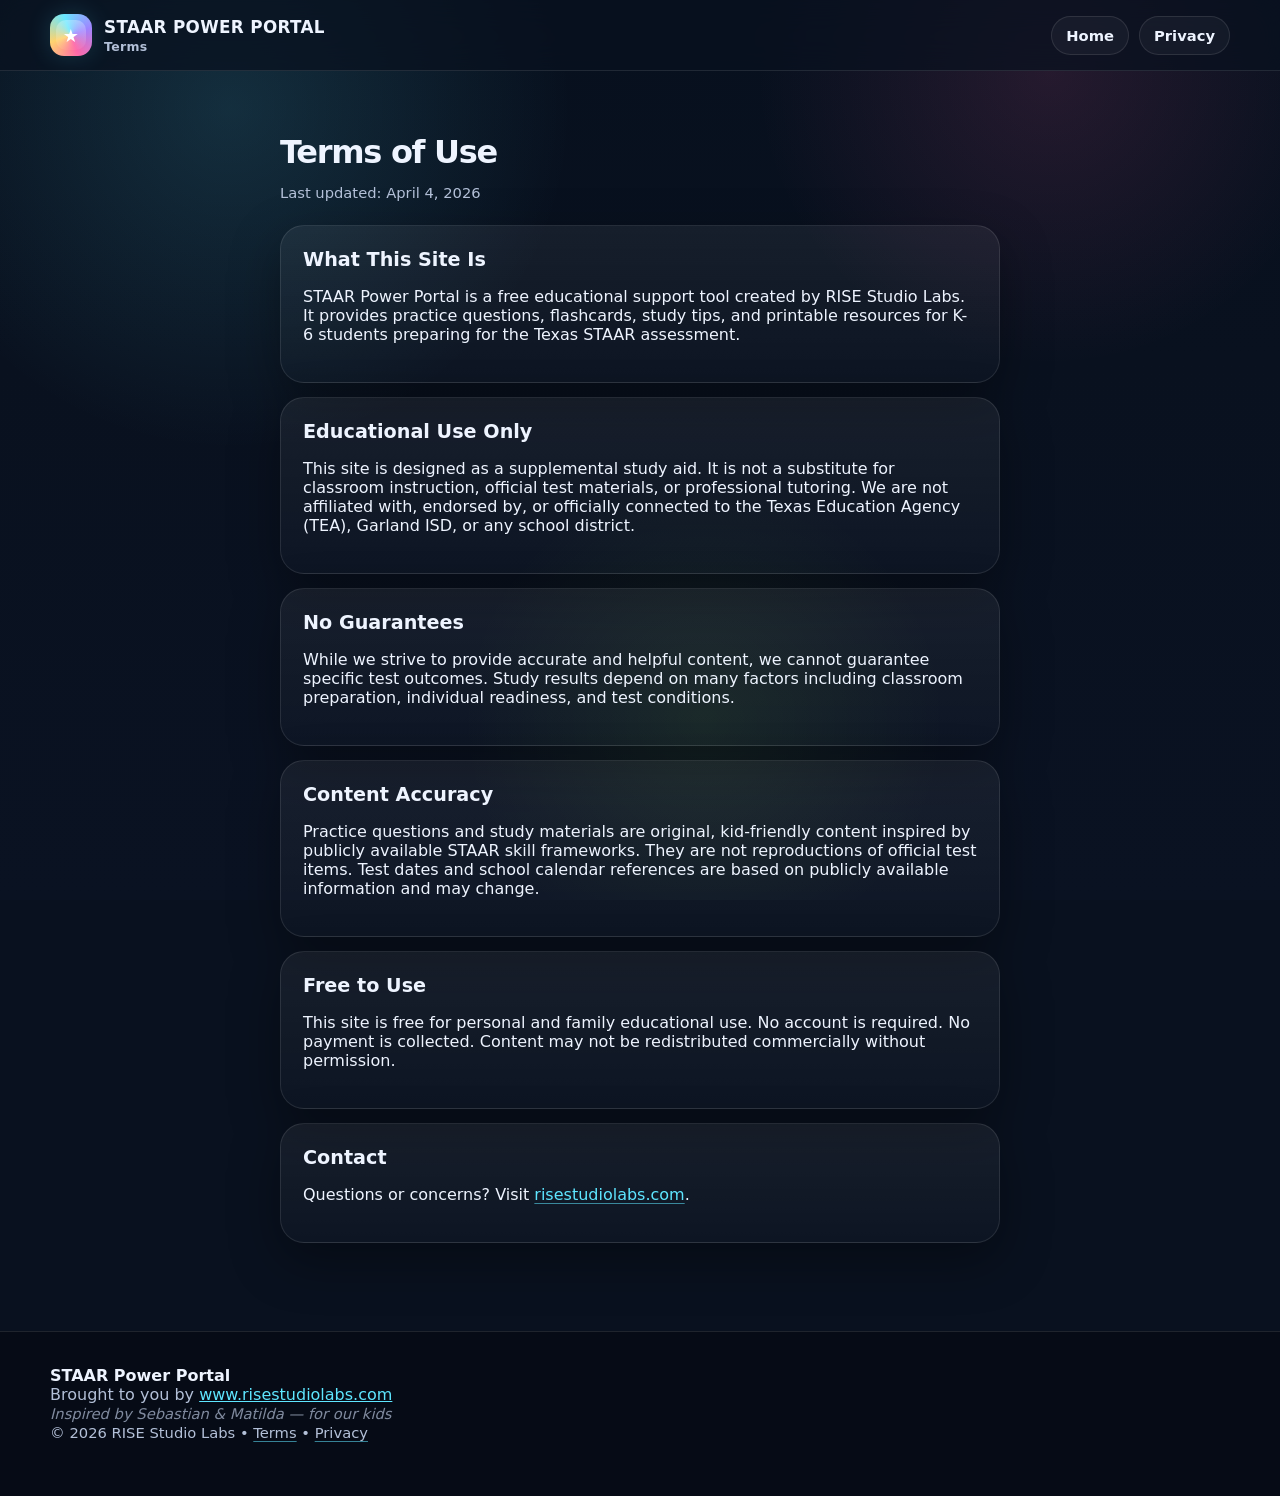
<file: site/terms.html>
<!DOCTYPE html>
<html lang="en">
<head>
  <meta charset="UTF-8">
  <meta name="viewport" content="width=device-width, initial-scale=1.0">
  <title>Terms of Use — STAAR Power Portal</title>
  <meta name="description" content="Terms of use for STAAR Power Portal — free personal and family use.">
  <link rel="stylesheet" href="css/style.css">
  <link rel="canonical" href="https://staartest.app/terms">
  <meta property="og:title" content="Terms — STAAR Power Portal">
  <meta property="og:description" content="Terms of use for STAAR Power Portal — free K-6 Texas STAAR test prep.">
  <meta property="og:type" content="website">
  <meta property="og:url" content="https://staartest.app/terms">
  <meta property="og:image" content="https://staartest.app/og-image.png">
  <meta property="og:image:width" content="1200">
  <meta property="og:image:height" content="630">
  <meta name="twitter:card" content="summary_large_image">
  <meta name="twitter:title" content="Terms — STAAR Power Portal">
  <meta name="twitter:description" content="Terms of use for STAAR Power Portal — free K-6 Texas STAAR test prep.">
  <meta name="twitter:image" content="https://staartest.app/og-image.png">
  <link rel="manifest" href="/manifest.json">
  <meta name="theme-color" content="#09111f">
  <link rel="icon" href="/favicon.ico" sizes="any">
  <link rel="icon" type="image/svg+xml" href="/favicon.svg">
  <link rel="apple-touch-icon" href="/apple-touch-icon.png">
  <script type="application/ld+json">
  {
    "@context": "https://schema.org",
    "@type": "BreadcrumbList",
    "itemListElement": [
      {
        "@type": "ListItem",
        "position": 1,
        "name": "Home",
        "item": "https://staartest.app/"
      },
      {
        "@type": "ListItem",
        "position": 2,
        "name": "Terms",
        "item": "https://staartest.app/terms"
      }
    ]
  }
  </script>
</head>
<body>
  <header class="topbar">
    <div class="container nav">
      <a class="brand" href="index.html">
        <span class="badge-orb"></span>
        <span>STAAR POWER PORTAL<small>Terms</small></span>
      </a>
      <nav class="nav-links">
        <a href="index.html">Home</a>
        <a href="privacy.html">Privacy</a>
      </nav>
    </div>
  </header>

  
  <main>
<section class="section">
    <div class="container" style="max-width:720px">
      <h1 style="font-size:2rem">Terms of Use</h1>
      <p class="small muted">Last updated: April 4, 2026</p>

      <div class="panel" style="margin-top:24px">
        <h3>What This Site Is</h3>
        <p>STAAR Power Portal is a free educational support tool created by RISE Studio Labs. It provides practice questions, flashcards, study tips, and printable resources for K-6 students preparing for the Texas STAAR assessment.</p>
      </div>

      <div class="panel" style="margin-top:14px">
        <h3>Educational Use Only</h3>
        <p>This site is designed as a supplemental study aid. It is not a substitute for classroom instruction, official test materials, or professional tutoring. We are not affiliated with, endorsed by, or officially connected to the Texas Education Agency (TEA), Garland ISD, or any school district.</p>
      </div>

      <div class="panel" style="margin-top:14px">
        <h3>No Guarantees</h3>
        <p>While we strive to provide accurate and helpful content, we cannot guarantee specific test outcomes. Study results depend on many factors including classroom preparation, individual readiness, and test conditions.</p>
      </div>

      <div class="panel" style="margin-top:14px">
        <h3>Content Accuracy</h3>
        <p>Practice questions and study materials are original, kid-friendly content inspired by publicly available STAAR skill frameworks. They are not reproductions of official test items. Test dates and school calendar references are based on publicly available information and may change.</p>
      </div>

      <div class="panel" style="margin-top:14px">
        <h3>Free to Use</h3>
        <p>This site is free for personal and family educational use. No account is required. No payment is collected. Content may not be redistributed commercially without permission.</p>
      </div>

      <div class="panel" style="margin-top:14px">
        <h3>Contact</h3>
        <p>Questions or concerns? Visit <a href="https://www.risestudiolabs.com" style="color:var(--cyan)">risestudiolabs.com</a>.</p>
      </div>
    </div>
  </section>
  </main>

  <footer class="footer">
    <div class="container">
      <strong>STAAR Power Portal</strong><br>
      Brought to you by <a href="https://www.risestudiolabs.com">www.risestudiolabs.com</a><br>
      <span class="small" style="opacity:.7;font-style:italic">Inspired by Sebastian &amp; Matilda — for our kids</span><br>
      <span class="small">&copy; <span data-year></span> RISE Studio Labs &bull; <a href="terms.html" style="color:var(--muted)">Terms</a> &bull; <a href="privacy.html" style="color:var(--muted)">Privacy</a></span>
    </div>
  </footer>
  <script src="js/app.js"></script>
</body>
</html>
</file>
<file: site/css/style.css>
/* STAAR Power Portal — Design System
   Visual: Super build's dark premium palette + glass-morphism
   Components: Masterpiece build's feature-rich layout system
   Expanded: Grade 3–6 color tokens + shared patterns */

:root {
  /* Core palette (super-derived dark premium) */
  --bg: #09111f;
  --bg2: #0f1a2d;
  --panel: #13213a;
  --panel-glass: rgba(255,255,255,.05);
  --text: #eef4ff;
  --ink: #eef4ff;
  --muted: #b3c0d8;
  --line: rgba(255,255,255,.10);
  --shadow: 0 18px 50px rgba(0,0,0,.35);
  --radius: 24px;
  --max: 1180px;

  /* Accent palette */
  --hot: #ff5fa2;
  --gold: #ffd166;
  --cyan: #5ee6ff;
  --lime: #9cff57;
  --purple: #9a7cff;
  --blue: #4fb3ff;
  --teal: #16d1c1;
  --danger: #ff8f70;

  /* Grade tokens */
  --grade3: #5ee6ff;
  --grade4: #ffd166;
  --grade5: #9cff57;
  --grade6: #c084fc;
}

/* ── Reset ── */
*, *::before, *::after { box-sizing: border-box }
html { scroll-behavior: smooth }
body {
  margin: 0;
  font-family: Inter, ui-sans-serif, system-ui, -apple-system, Segoe UI, Roboto, Arial, sans-serif;
  color: var(--text);
  background: #09111f;
  min-height: 100vh;
}
body::before {
  content: "";
  position: fixed; inset: 0; z-index: -1;
  background:
    radial-gradient(circle at 18% 12%, rgba(94,230,255,.14), transparent 26%),
    radial-gradient(circle at 82% 8%, rgba(255,95,162,.12), transparent 22%),
    radial-gradient(circle at 55% 80%, rgba(156,255,87,.08), transparent 24%),
    linear-gradient(180deg, #07101e 0%, #09111f 40%, #0a1222 100%);
  pointer-events: none;
}
a { color: inherit; text-decoration: none }
img { max-width: 100% }
ul { padding-left: 18px }

/* ── Layout ── */
.container { width: min(var(--max), calc(100% - 32px)); margin: 0 auto }
.section { padding: 48px 0 }
.center { text-align: center }

/* ── Topbar ── */
.topbar {
  position: sticky; top: 0; z-index: 50;
  backdrop-filter: blur(16px);
  background: rgba(9,17,31,.72);
  border-bottom: 1px solid var(--line);
}
.nav {
  display: flex; align-items: center; justify-content: space-between;
  gap: 16px; padding: 14px 0;
}
.brand {
  display: flex; align-items: center; gap: 12px;
  font-weight: 900; letter-spacing: .02em; font-size: 1.05rem;
}
.brand small { display: block; color: var(--muted); font-weight: 700; font-size: .78rem; margin-top: 2px }
.badge-orb {
  width: 42px; height: 42px; border-radius: 14px; flex-shrink: 0;
  background: conic-gradient(from 160deg, var(--hot), var(--gold), var(--cyan), var(--purple), var(--hot));
  box-shadow: inset 0 0 18px rgba(255,255,255,.15), 0 0 24px rgba(94,230,255,.16);
  position: relative;
}
.badge-orb::before {
  content: ""; position: absolute; inset: 6px; border-radius: 10px;
  background: linear-gradient(180deg, rgba(255,255,255,.30), rgba(255,255,255,.06));
}
.badge-orb::after {
  content: "\2605"; position: absolute; inset: 0; display: grid; place-items: center;
  color: #fff; font-size: 18px; font-weight: 900;
}
.nav-links { display: flex; gap: 10px; flex-wrap: wrap; align-items: center }
.nav-links a {
  padding: 10px 14px; border-radius: 999px;
  border: 1px solid var(--line); background: rgba(255,255,255,.04);
  color: var(--text); font-weight: 700; font-size: .92rem;
  transition: .2s ease;
}
.nav-links a:hover { background: rgba(255,255,255,.08); transform: translateY(-1px) }

/* ── Buttons ── */
.btn {
  display: inline-flex; align-items: center; justify-content: center; gap: 10px;
  padding: 14px 20px; border: 1px solid var(--line); border-radius: 999px;
  font-weight: 900; cursor: pointer; font-size: .95rem;
  background: rgba(255,255,255,.06); color: var(--text);
  box-shadow: 0 8px 24px rgba(0,0,0,.2);
  transition: .2s ease;
  text-decoration: none;
}
.btn:hover { transform: translateY(-2px); background: rgba(255,255,255,.10) }
.btn.primary {
  background: linear-gradient(135deg, var(--hot), #ff7a59);
  border-color: transparent; color: #fff;
  box-shadow: 0 10px 30px rgba(255,95,162,.28);
}
.btn.primary:hover { box-shadow: 0 14px 36px rgba(255,95,162,.38) }
.btn.secondary {
  background: linear-gradient(135deg, var(--purple), #6366f1);
  border-color: transparent; color: #fff;
}
.btn.teal {
  background: linear-gradient(135deg, var(--teal), #28e3a8);
  border-color: transparent; color: #07111e;
}
.btn.ghost {
  background: rgba(255,255,255,.06); border: 1px solid rgba(255,255,255,.12);
  box-shadow: none;
}

/* ── Hero ── */
.hero { padding: 64px 0 48px; position: relative; overflow: hidden }
.hero-grid {
  display: grid; grid-template-columns: 1.1fr .9fr; gap: 30px; align-items: center;
}
.eyebrow {
  display: inline-flex; gap: 8px; align-items: center;
  padding: 8px 14px; border-radius: 999px;
  background: rgba(94,230,255,.10); color: var(--cyan);
  border: 1px solid rgba(94,230,255,.18);
  font-weight: 800; font-size: .84rem; letter-spacing: .02em;
}
h1 {
  font-size: clamp(2.4rem, 5vw, 4.2rem);
  line-height: .96; margin: 18px 0 16px; letter-spacing: -.04em;
}
.hero p { font-size: 1.08rem; color: var(--muted); line-height: 1.7; max-width: 60ch }
.hero-actions, .cta-row { display: flex; gap: 12px; flex-wrap: wrap; margin-top: 22px }

/* Hero visual card */
.hero-card {
  border: 1px solid var(--line); border-radius: 32px;
  background: linear-gradient(180deg, rgba(255,255,255,.08), rgba(255,255,255,.03));
  box-shadow: var(--shadow); overflow: hidden;
}
.hero-visual {
  padding: 24px;
  background:
    radial-gradient(circle at 18% 22%, rgba(255,209,102,.30), transparent 25%),
    radial-gradient(circle at 80% 10%, rgba(94,230,255,.20), transparent 24%),
    radial-gradient(circle at 70% 80%, rgba(156,255,87,.14), transparent 24%),
    linear-gradient(180deg, #162544 0%, #111c34 100%);
  min-height: 400px; display: flex; align-items: center; justify-content: center;
}
.mascot-svg { width: min(88%, 380px); filter: drop-shadow(0 24px 50px rgba(0,0,0,.3)) }

/* ── Typography ── */
h2 { font-size: clamp(1.7rem, 3vw, 2.8rem); margin: 0 0 14px; line-height: 1.05; letter-spacing: -.03em }
h3 { font-size: 1.2rem; margin: 0 0 10px }
h4 { font-size: 1.05rem; margin: 0 0 10px }
.lead { color: var(--muted); font-size: 1.04rem; line-height: 1.7; max-width: 75ch }
.small { font-size: .92rem }
.muted { color: var(--muted) }
.kicker {
  font-size: .82rem; text-transform: uppercase; letter-spacing: .12em;
  font-weight: 900; color: var(--gold);
}

/* ── Grids ── */
.grid-2 { display: grid; grid-template-columns: repeat(2,1fr); gap: 18px }
.grid-3 { display: grid; grid-template-columns: repeat(3,1fr); gap: 18px }
.grid-4 { display: grid; grid-template-columns: repeat(4,1fr); gap: 18px }

/* ── Cards & Panels ── */
.card, .panel, .feature-card, .lesson-card, .stat-card, .mission-card,
.question-card, .mini-card, .timeline-card, .countdown-box, .cheat {
  border: 1px solid var(--line); border-radius: var(--radius);
  background: linear-gradient(180deg, rgba(255,255,255,.06), rgba(255,255,255,.02));
  padding: 22px; box-shadow: var(--shadow);
}
.feature-icon {
  width: 54px; height: 54px; border-radius: 18px;
  display: flex; align-items: center; justify-content: center;
  margin-bottom: 12px; font-size: 1.5rem; font-weight: 900;
  background: linear-gradient(135deg, rgba(94,230,255,.20), rgba(154,124,255,.16));
  border: 1px solid rgba(255,255,255,.10);
}

/* ── Grade Cards (Landing Page) ── */
.grade-cards { display: grid; grid-template-columns: repeat(4,1fr); gap: 18px; margin-top: 24px }
.grade-card {
  border: 1px solid var(--line); border-radius: var(--radius);
  background: linear-gradient(180deg, rgba(255,255,255,.06), rgba(255,255,255,.02));
  padding: 28px 22px; text-align: center;
  box-shadow: var(--shadow); transition: .25s ease;
  position: relative; overflow: hidden;
}
.grade-card::before {
  content: ""; position: absolute; top: 0; left: 0; right: 0; height: 5px;
}
.grade-card[data-grade="3"]::before { background: linear-gradient(90deg, var(--grade3), var(--blue)) }
.grade-card[data-grade="4"]::before { background: linear-gradient(90deg, var(--grade4), var(--danger)) }
.grade-card[data-grade="5"]::before { background: linear-gradient(90deg, var(--grade5), var(--teal)) }
.grade-card[data-grade="6"]::before { background: linear-gradient(90deg, var(--grade6), var(--hot)) }
.grade-card:hover { transform: translateY(-4px); border-color: rgba(255,255,255,.18) }
.grade-card .grade-num {
  font-size: 3rem; font-weight: 900; letter-spacing: -.04em;
  background: linear-gradient(135deg, var(--cyan), var(--purple));
  -webkit-background-clip: text; -webkit-text-fill-color: transparent;
  background-clip: text;
}
.grade-card[data-grade="4"] .grade-num {
  background: linear-gradient(135deg, var(--gold), var(--danger));
  -webkit-background-clip: text; background-clip: text;
}
.grade-card[data-grade="5"] .grade-num {
  background: linear-gradient(135deg, var(--lime), var(--teal));
  -webkit-background-clip: text; background-clip: text;
}
.grade-card[data-grade="6"] .grade-num {
  background: linear-gradient(135deg, var(--grade6), var(--hot));
  -webkit-background-clip: text; background-clip: text;
}
.grade-card h3 { margin-top: 8px }
.grade-card .btn { margin-top: 16px; width: 100% }

/* ── Tags & Pills ── */
.tag {
  display: inline-flex; align-items: center; gap: 8px;
  padding: 8px 12px; border-radius: 999px;
  border: 1px solid var(--line); background: rgba(255,255,255,.06);
  font-size: .84rem; font-weight: 800;
}
.pill-row { display: flex; flex-wrap: wrap; gap: 10px }
.pill {
  padding: 10px 14px; border-radius: 999px;
  background: rgba(255,255,255,.06); border: 1px solid var(--line);
  font-weight: 800; cursor: pointer; color: var(--text); font-size: .9rem;
  transition: .15s ease;
}
.pill.active { background: linear-gradient(135deg, var(--cyan), var(--purple)); color: #07111e; border-color: transparent }

/* ── Countdown ── */
.countdown-grid { display: grid; grid-template-columns: repeat(4,1fr); gap: 12px }
.countdown-box { text-align: center; padding: 18px }
.countdown-box .num { font-size: 2rem; font-weight: 900 }

/* ── Study Hub (subject tabs) ── */
.study-hub {
  padding: 24px; border-radius: 28px;
  background: linear-gradient(180deg, rgba(12,21,39,.85), rgba(12,21,39,.55));
  border: 1px solid var(--line);
}
.subject-tabs { display: flex; gap: 10px; flex-wrap: wrap; margin: 14px 0 20px }
.subject-tab {
  padding: 10px 16px; border-radius: 999px;
  border: 1px solid var(--line); font-weight: 800; cursor: pointer;
  background: rgba(255,255,255,.05); color: var(--text); font-size: .92rem;
  transition: .18s ease;
}
.subject-tab.active {
  background: linear-gradient(135deg, var(--cyan), var(--purple));
  color: #07111e; border-color: transparent;
}
.subject-panel { display: none }
.subject-panel.active { display: block }
.cheat-grid { display: grid; grid-template-columns: repeat(2,1fr); gap: 18px }
.cheat h3 { color: var(--gold); font-size: 1.1rem; margin: 0 0 8px }
.callout {
  padding: 14px 16px; border-left: 4px solid var(--gold);
  background: rgba(255,209,102,.08); border-radius: 16px;
  color: #fff6d7; font-weight: 700;
}

/* ── Missions ── */
.mission-card { border-top: 5px solid var(--cyan) }
.mission-card.math { border-top-color: var(--gold) }
.mission-card.mixed { border-top-color: var(--purple) }
.mission-card.confidence { border-top-color: var(--hot) }

/* ── Practice Arena ── */
.practice-layout { display: grid; grid-template-columns: 340px 1fr; gap: 20px }
.sidebar-stack { display: grid; gap: 18px; align-self: start; position: sticky; top: 88px }
.question-card { display: grid; gap: 14px }
.question-header { display: flex; justify-content: space-between; gap: 12px; align-items: flex-start }
.option {
  width: 100%; text-align: left; padding: 14px 16px;
  border-radius: 16px; border: 2px solid rgba(255,255,255,.10);
  background: rgba(255,255,255,.04); color: var(--text);
  font-weight: 700; cursor: pointer; transition: .15s ease; font-size: .95rem;
}
.option:hover { border-color: rgba(94,230,255,.3); background: rgba(94,230,255,.06) }
.option.correct { border-color: var(--lime); background: rgba(156,255,87,.10) }
.option.wrong { border-color: var(--danger); background: rgba(255,143,112,.10) }
.option:disabled { cursor: default; opacity: .85 }
.explanation {
  padding: 16px; border-radius: 18px;
  background: rgba(94,230,255,.06); border: 1px solid rgba(94,230,255,.14); display: none;
}
.explanation.show { display: block }
.timer {
  display: flex; align-items: center; justify-content: space-between; gap: 10px;
  padding: 12px 14px; border-radius: 18px;
  background: rgba(255,209,102,.06); border: 1px solid rgba(255,209,102,.14);
}

/* ── Dashboard & Stats ── */
.stat-card .kpi { font-size: 2rem; font-weight: 900; letter-spacing: -.04em }
.meter {
  height: 14px; background: rgba(255,255,255,.08); border-radius: 999px;
  overflow: hidden; position: relative;
}
.meter > span {
  position: absolute; inset: 0 auto 0 0; border-radius: 999px;
  background: linear-gradient(90deg, var(--lime), var(--cyan), var(--hot));
  width: 0%;
}
.table-lite { width: 100%; border-collapse: collapse }
.table-lite th, .table-lite td {
  padding: 12px; border-bottom: 1px solid rgba(255,255,255,.08); text-align: left;
}

/* ── Badges ── */
.badge-grid { display: grid; grid-template-columns: repeat(3,1fr); gap: 16px }
.badge {
  padding: 18px; text-align: center;
  background: linear-gradient(180deg, rgba(255,255,255,.06), rgba(255,255,255,.02));
  border: 1px solid rgba(255,255,255,.10); border-radius: var(--radius);
}
.badge.locked { opacity: .45; filter: saturate(.5) }
.badge-icon { font-size: 36px }
.badge strong { display: block; margin-top: 10px }

/* ── Confidence ── */
.confidence-row { display: flex; gap: 12px; flex-wrap: wrap }
.emoji-btn {
  border: 1px solid var(--line); padding: 14px 18px; border-radius: 18px;
  background: rgba(255,255,255,.04); font-size: 1rem; font-weight: 900;
  cursor: pointer; color: var(--text); transition: .15s ease;
}
.emoji-btn:hover { background: rgba(255,255,255,.08) }
.emoji-btn.active { background: linear-gradient(135deg, var(--purple), var(--hot)); border-color: transparent }

/* ── Timeline ── */
.timeline-card { display: flex; flex-direction: column; gap: 8px }
.timeline-chip {
  display: inline-flex; width: max-content; padding: 8px 12px; border-radius: 999px;
  background: rgba(94,230,255,.10); border: 1px solid rgba(94,230,255,.14);
  font-weight: 900; font-size: .85rem; color: var(--cyan);
}

/* ── Stat row (landing) ── */
.stat-row { display: grid; grid-template-columns: repeat(3,1fr); gap: 14px; margin-top: 26px }
.stat {
  padding: 18px; border: 1px solid var(--line); border-radius: 20px;
  background: rgba(255,255,255,.04); box-shadow: var(--shadow);
}
.stat .big { font-size: 1.5rem; font-weight: 900 }

/* ── Roadmap ── */
.roadmap-step {
  display: flex; gap: 14px; align-items: flex-start;
  padding: 14px 0; border-bottom: 1px dashed rgba(255,255,255,.10);
}
.roadmap-step:last-child { border-bottom: 0 }
.step-num {
  min-width: 38px; width: 38px; height: 38px; border-radius: 12px;
  display: flex; align-items: center; justify-content: center; font-weight: 900;
  background: linear-gradient(135deg, var(--purple), var(--hot)); flex-shrink: 0;
}

/* ── Notice ── */
.notice {
  border-left: 4px solid var(--purple);
  padding: 14px 16px; border-radius: 14px;
  background: rgba(154,124,255,.08);
}

/* ── Sources ── */
.source-list a { color: var(--cyan); text-decoration: underline }

/* ── Printable ── */
.print-sheet {
  background: #fff; color: #13213a; border-radius: 26px; padding: 26px; box-shadow: var(--shadow);
}
.print-sheet h3 { font-size: 1.8rem; margin: 0 0 8px; color: #13213a; letter-spacing: -0.02em }
.print-sheet p, .print-sheet li { color: #35445f }
.print-box {
  border: 2px dashed #b8c7e6; border-left: 4px solid; border-left-color: inherit; border-radius: 18px; padding: 16px; margin-top: 12px; color: #13213a;
}

/* ── Footer ── */
.footer {
  color: var(--muted); background: rgba(7,12,22,.9);
  padding: 34px 0 54px; margin-top: 40px;
  border-top: 1px solid var(--line);
}
.footer a { color: var(--cyan); text-decoration: underline }
.footer strong { color: var(--text) }

/* ── Profile System ── */
.profile-setup-overlay {
  position: fixed; inset: 0; z-index: 100;
  background: rgba(7,12,22,.92); backdrop-filter: blur(12px);
  display: flex; align-items: center; justify-content: center;
  padding: 20px;
}
.profile-setup-card {
  background: linear-gradient(180deg, #13213a, #0f1a2d);
  border: 1px solid var(--line); border-radius: 28px;
  padding: 32px; max-width: 480px; width: 100%;
  box-shadow: 0 30px 80px rgba(0,0,0,.5);
}
.profile-setup-card h2 { text-align: center; margin-bottom: 20px }
.profile-setup-card label { display: block; font-weight: 800; margin: 16px 0 8px; color: var(--gold) }
.profile-setup-card input[type="text"] {
  width: 100%; padding: 12px 16px; border-radius: 14px;
  border: 2px solid var(--line); background: rgba(255,255,255,.06);
  color: var(--text); font-size: 1rem; font-weight: 700;
}
.profile-setup-card input[type="text"]:focus {
  outline: none; border-color: var(--cyan);
}
.avatar-grid {
  display: grid; grid-template-columns: repeat(8,1fr); gap: 8px; margin-top: 8px;
}
.avatar-option {
  aspect-ratio: 1; border-radius: 14px; border: 2px solid var(--line);
  background: rgba(255,255,255,.04); display: flex; align-items: center;
  justify-content: center; font-size: 1.6rem; cursor: pointer;
  transition: .15s ease;
}
.avatar-option:hover { border-color: rgba(255,255,255,.2); background: rgba(255,255,255,.08) }
.avatar-option.selected { border-color: var(--cyan); background: rgba(94,230,255,.12); box-shadow: 0 0 16px rgba(94,230,255,.2) }
.grade-select-row {
  display: flex; gap: 10px; margin-top: 8px;
}
.grade-select-btn {
  flex: 1; padding: 12px; border-radius: 14px; border: 2px solid var(--line);
  background: rgba(255,255,255,.04); color: var(--text);
  font-weight: 900; font-size: 1.1rem; cursor: pointer; text-align: center;
  transition: .15s ease;
}
.grade-select-btn:hover { border-color: rgba(255,255,255,.2) }
.grade-select-btn.selected { border-color: var(--cyan); background: rgba(94,230,255,.12) }

/* Profile Bar */
.profile-bar {
  display: flex; align-items: center; gap: 12px; padding: 10px 16px;
  background: linear-gradient(135deg, rgba(94,230,255,.08), rgba(154,124,255,.06));
  border: 1px solid var(--line); border-radius: 999px;
  font-weight: 800; font-size: .92rem;
}
.profile-bar .avatar { font-size: 1.4rem }
.profile-bar .streak-fire { color: var(--danger); margin-left: 8px }
.profile-bar .edit-profile-btn {
  padding: 4px 10px; border-radius: 999px; border: 1px solid var(--line);
  background: rgba(255,255,255,.06); color: var(--muted); cursor: pointer;
  font-size: .78rem; font-weight: 700; transition: .15s ease;
}
.profile-bar .edit-profile-btn:hover { background: rgba(255,255,255,.10) }

/* ── Weekly Mission Rhythm ── */
.mission-today {
  border: 2px solid var(--cyan); position: relative;
}
.mission-today::after {
  content: "TODAY"; position: absolute; top: -12px; right: 16px;
  padding: 4px 10px; border-radius: 999px;
  background: var(--cyan); color: #07111e;
  font-size: .72rem; font-weight: 900; letter-spacing: .08em;
}
.mission-icon { font-size: 2rem; margin-bottom: 8px }
.mission-card .btn { margin-top: 12px }

/* ── Boss Battle ── */
.boss-battle-timer {
  font-size: 2rem; font-weight: 900; text-align: center;
  padding: 12px; border-radius: 18px;
  background: linear-gradient(135deg, rgba(255,95,162,.12), rgba(255,143,112,.08));
  border: 1px solid rgba(255,95,162,.2);
}
.boss-battle-timer.urgent { color: var(--danger); animation: pulse .5s ease infinite alternate }
@keyframes pulse { from { opacity: 1 } to { opacity: .6 } }
.boss-result {
  text-align: center; padding: 32px;
}
.boss-result .score-big {
  font-size: 4rem; font-weight: 900; letter-spacing: -.04em;
  background: linear-gradient(135deg, var(--gold), var(--hot));
  -webkit-background-clip: text; -webkit-text-fill-color: transparent;
  background-clip: text;
}
.boss-result .verdict {
  font-size: 1.4rem; font-weight: 800; margin: 12px 0;
}
.boss-breakdown { margin-top: 18px; text-align: left }
.boss-breakdown .q-row {
  display: flex; align-items: center; gap: 10px;
  padding: 8px 0; border-bottom: 1px solid var(--line);
}
.boss-breakdown .q-correct { color: var(--lime) }
.boss-breakdown .q-wrong { color: var(--danger) }

/* ── Streak Display ── */
.streak-display {
  display: flex; align-items: center; gap: 8px;
  padding: 12px 16px; border-radius: 18px;
  background: linear-gradient(135deg, rgba(255,143,112,.10), rgba(255,209,102,.08));
  border: 1px solid rgba(255,209,102,.14);
}
.streak-display .streak-num {
  font-size: 1.8rem; font-weight: 900; color: var(--gold);
}
.streak-display .streak-label {
  font-weight: 700; color: var(--muted);
}

/* ── Confetti ── */
@keyframes confettiFall {
  0% { transform: translateY(-10vh) rotate(0deg); opacity: 1 }
  100% { transform: translateY(110vh) rotate(720deg); opacity: 0 }
}
.confetti-piece {
  position: fixed; z-index: 200; pointer-events: none;
  width: 10px; height: 10px; border-radius: 2px;
}

/* ── Upgraded Parent Dashboard ── */
.parent-header {
  display: flex; align-items: center; gap: 16px;
  padding: 20px; border-radius: 20px;
  background: linear-gradient(135deg, rgba(94,230,255,.08), rgba(154,124,255,.06));
  border: 1px solid var(--line); margin-bottom: 18px;
}
.parent-header .p-avatar { font-size: 3rem }
.parent-header .p-info h3 { margin: 0 }
.parent-header .p-info .p-meta { color: var(--muted); font-size: .9rem }
.skill-bar-row {
  display: flex; align-items: center; gap: 12px; padding: 8px 0;
}
.skill-bar-label { width: 100px; font-weight: 700; font-size: .9rem }
.skill-bar-track {
  flex: 1; height: 12px; background: rgba(255,255,255,.08);
  border-radius: 999px; overflow: hidden;
}
.skill-bar-fill {
  height: 100%; border-radius: 999px;
  transition: width .3s ease;
}
.skill-bar-fill.reading { background: linear-gradient(90deg, var(--cyan), var(--blue)) }
.skill-bar-fill.math { background: linear-gradient(90deg, var(--gold), var(--danger)) }
.skill-bar-fill.mixed { background: linear-gradient(90deg, var(--purple), var(--hot)) }
.skill-bar-fill.science { background: linear-gradient(90deg, var(--lime), var(--teal)) }
.skill-health {
  display: inline-flex; padding: 4px 10px; border-radius: 999px;
  font-size: .78rem; font-weight: 800;
}
.skill-health.strong { background: rgba(156,255,87,.12); color: var(--lime) }
.skill-health.improving { background: rgba(255,209,102,.12); color: var(--gold) }
.skill-health.needs-work { background: rgba(255,95,162,.12); color: var(--hot) }
.activity-table { width: 100%; border-collapse: collapse; margin-top: 12px }
.activity-table th { text-align: left; padding: 10px; color: var(--gold); font-size: .82rem; text-transform: uppercase; letter-spacing: .08em }
.activity-table td { padding: 10px; border-bottom: 1px solid var(--line); font-size: .9rem }
.next-action {
  padding: 16px; border-radius: 18px; margin-top: 18px;
  background: linear-gradient(135deg, rgba(94,230,255,.10), rgba(154,124,255,.08));
  border: 1px solid rgba(94,230,255,.14);
}
.next-action .action-title { font-weight: 900; color: var(--cyan); margin-bottom: 6px }

/* ── Flashcard Lab ── */
.flashcard-container { perspective: 1000px; cursor: pointer; margin: 0 auto; max-width: 560px }
.flashcard { position: relative; width: 100%; min-height: 260px; transition: transform 0.5s; transform-style: preserve-3d }
.flashcard.flipped { transform: rotateY(180deg) }
.flashcard-container:active .flashcard { transform: scale(0.98) }
.flashcard-container:active .flashcard.flipped { transform: rotateY(180deg) scale(0.98) }
.flashcard-face { position: absolute; inset: 0; backface-visibility: hidden; border-radius: 20px; padding: 28px; display: flex; flex-direction: column; align-items: center; justify-content: center; text-align: center; border: 2px solid var(--line); background: linear-gradient(180deg, rgba(255,255,255,.08), rgba(255,255,255,.02)), linear-gradient(180deg, rgba(154,124,255,.06), rgba(94,230,255,.03)); box-shadow: var(--shadow) }
.flashcard-back { transform: rotateY(180deg) }
.flashcard-prompt { font-size: 1.4rem; font-weight: 800; line-height: 1.4; letter-spacing: -0.01em }
.flashcard-answer { font-size: 1.3rem; font-weight: 800; color: var(--cyan) }
.flashcard-hint { font-size: .9rem; color: var(--gold); margin-top: 12px; font-style: italic }
.flashcard-category { font-size: .75rem; font-weight: 800; text-transform: uppercase; letter-spacing: .08em; color: var(--muted); margin-top: 12px; background: rgba(255,255,255,.06); padding: 4px 10px; border-radius: 999px; display: inline-block }
.flashcard-nav { display: flex; gap: 10px; justify-content: center; margin-top: 16px }
.flashcard-confidence { display: flex; gap: 10px; justify-content: center; margin-top: 12px }
.flashcard-deck-pills { display: flex; flex-wrap: wrap; gap: 8px; margin-bottom: 16px }
.flashcard-counter { text-align: center; margin-top: 10px; font-weight: 700; color: var(--muted) }
@media (max-width: 600px) { .flashcard { min-height: 220px } .flashcard-prompt { font-size: 1.1rem } }

/* ── Print styles ── */
.print-only { display: none }
@media print {
  .topbar, .cta-row, .hero-actions, .nav-links, .btn, .footer,
  .subject-tabs, .toggle-answer, .no-print { display: none !important }
  body { background: #fff; color: #111 }
  .card, .panel, .feature-card, .lesson-card, .stat-card, .mission-card,
  .question-card, .mini-card, .cheat, .countdown-box, .badge {
    box-shadow: none; border: 1px solid #ccc; background: #fff; color: #111;
  }
  h1, h2, h3, h4, .kpi, .lead, .muted, .small, .kicker { color: #111 }
  .section { padding: 10px 0 }
  .print-only { display: block }
}

/* ── Responsive ── */
@media (max-width: 980px) {
  .hero-grid, .grid-3, .grid-4, .grid-2, .grade-cards,
  .practice-layout, .badge-grid, .cheat-grid, .stat-row { grid-template-columns: 1fr }
  .sidebar-stack { position: relative; top: auto }
  .countdown-grid { grid-template-columns: repeat(2,1fr) }
  .hero { padding: 44px 0 32px }
}
@media (max-width: 768px) {
  .grade-cards { grid-template-columns: repeat(2, 1fr) }
  .grade-cards[style*="repeat(3"] { grid-template-columns: repeat(2, 1fr) !important }
  .grade-cards[style*="repeat(7"] { grid-template-columns: repeat(4, 1fr) !important }
  .hero-visual { min-height: 300px }
  .stat-row { grid-template-columns: 1fr 1fr }
  .practice-layout { grid-template-columns: 1fr }
  .nav-links { gap: 6px }
  .nav-links a { padding: 8px 10px; font-size: .82rem }
  .split { grid-template-columns: 1fr }
}
@media (max-width: 600px) {
  .grade-cards { grid-template-columns: 1fr !important }
  .grade-cards[style*="repeat(7"] { grid-template-columns: repeat(3, 1fr) !important }
  .hero { padding: 32px 0 24px }
  h1 { font-size: 1.8rem }
  .hero p { font-size: .95rem }
  .btn { padding: 12px 16px; font-size: .88rem }
  .cta-row { gap: 8px }
  .stat-row { grid-template-columns: 1fr }
  .stat .big { font-size: 1.2rem }
  .feature-card { padding: 16px }
  .feature-icon { width: 44px; height: 44px; font-size: 1.2rem }
  .countdown-grid { grid-template-columns: repeat(2, 1fr) }
  .countdown-box .num { font-size: 1.5rem }
  .badge-grid { grid-template-columns: repeat(2, 1fr) }
  .cheat-grid { grid-template-columns: 1fr }
  .brand { font-size: .9rem }
  .brand small { font-size: .7rem }
  .topbar { position: sticky }
  .nav { flex-wrap: wrap; gap: 8px }
  .nav-links { width: 100%; justify-content: center }
  .footer { padding: 24px 0 40px; font-size: .9rem }
  .profile-bar { flex-wrap: wrap; gap: 8px }
  .mega-link { flex-direction: column; text-align: center }
  .avatar-grid { grid-template-columns: repeat(4, 1fr) }
  .grade-select-row { flex-wrap: wrap }
  .profile-bar { font-size: .82rem; padding: 8px 12px }
}

/* Touch-friendly */
@media (hover: none) {
  .btn { min-height: 44px }
  .option { min-height: 48px }
  .pill { min-height: 40px }
  .nav-links a { min-height: 40px }
  .emoji-btn { min-height: 44px }
  .subject-tab { min-height: 44px }
}

/* ── Pretty lists ── */
ul.pretty { padding-left: 18px; color: var(--muted); line-height: 1.8 }
ul.pretty li { margin-bottom: 4px }
ul.pretty li strong { color: var(--text) }

/* ── Mega link ── */
.mega-link {
  display: flex; justify-content: space-between; align-items: center; gap: 18px;
  padding: 22px; border-radius: var(--radius); border: 1px solid var(--line);
  background: rgba(255,255,255,.04);
}
.mega-link strong { font-size: 1.15rem }

/* ── Sparkle badge ── */
.sparkle {
  display: inline-flex; align-items: center; justify-content: center;
  width: 40px; height: 40px; border-radius: 14px;
  background: linear-gradient(135deg, var(--gold), #ff9f5a);
  color: #1b1620; font-weight: 900;
}

/* ── Banner ── */
.banner {
  padding: 26px; border-radius: 28px; border: 1px solid var(--line);
  background: linear-gradient(135deg, rgba(255,95,162,.12), rgba(94,230,255,.10), rgba(255,209,102,.08));
  box-shadow: var(--shadow);
}
.quote { font-size: 1.15rem; font-weight: 800; line-height: 1.5 }

/* ── Split layout ── */
.split {
  display: grid; grid-template-columns: 1.1fr .9fr; gap: 18px; align-items: stretch;
}
@media (max-width: 980px) { .split { grid-template-columns: 1fr } }

/* ── Coming Soon badge ── */
.coming-soon {
  display: inline-flex; padding: 6px 12px; border-radius: 999px;
  background: rgba(255,209,102,.12); border: 1px solid rgba(255,209,102,.20);
  color: var(--gold); font-weight: 800; font-size: .78rem;
}

/* A11y: profile setup modal is dynamically injected with a white card on a
   dark overlay. h2/label/input inside have no explicit color, so they inherit
   --text (light) which fails contrast on white card. Force dark text colors
   inside the modal. */
#profileOverlay h2 { color: #1f2937; }
#profileOverlay label { color: #374151; }
#profileOverlay input { color: #111827; }
#profileOverlay p { color: #4b5563; }

/* A11y: links inside body text need a non-color cue (underline) to satisfy
   WCAG 1.4.1 / Lighthouse link-in-text-block. Scoped to body content; nav,
   footer, and button-styled .btn links are excluded so existing chrome is
   unchanged. */
p a:not(.btn),
.lead a:not(.btn),
.panel p a:not(.btn),
.panel li a:not(.btn),
.small a:not(.btn),
ul.pretty a:not(.btn),
.source-list a:not(.btn),
main a:not(.btn):not(.brand):not([class*="card"]) {
  text-decoration: underline;
  text-decoration-color: rgba(94, 230, 255, 0.55);
  text-decoration-thickness: 1px;
  text-underline-offset: 3px;
}
p a:not(.btn):hover,
.lead a:not(.btn):hover,
.panel p a:not(.btn):hover,
.panel li a:not(.btn):hover,
.small a:not(.btn):hover,
ul.pretty a:not(.btn):hover,
main a:not(.btn):not(.brand):not([class*="card"]):hover {
  text-decoration-color: var(--cyan);
}

/* Post-test-window countdown state */
.countdown-post {
  text-align: center;
  padding: 24px 16px;
  font-size: 1.1rem;
  color: var(--text-2, #B8C5D6);
  background: rgba(94, 230, 255, 0.05);
  border: 1px solid rgba(94, 230, 255, 0.15);
  border-radius: 12px;
  font-weight: 500;
}
</file>
